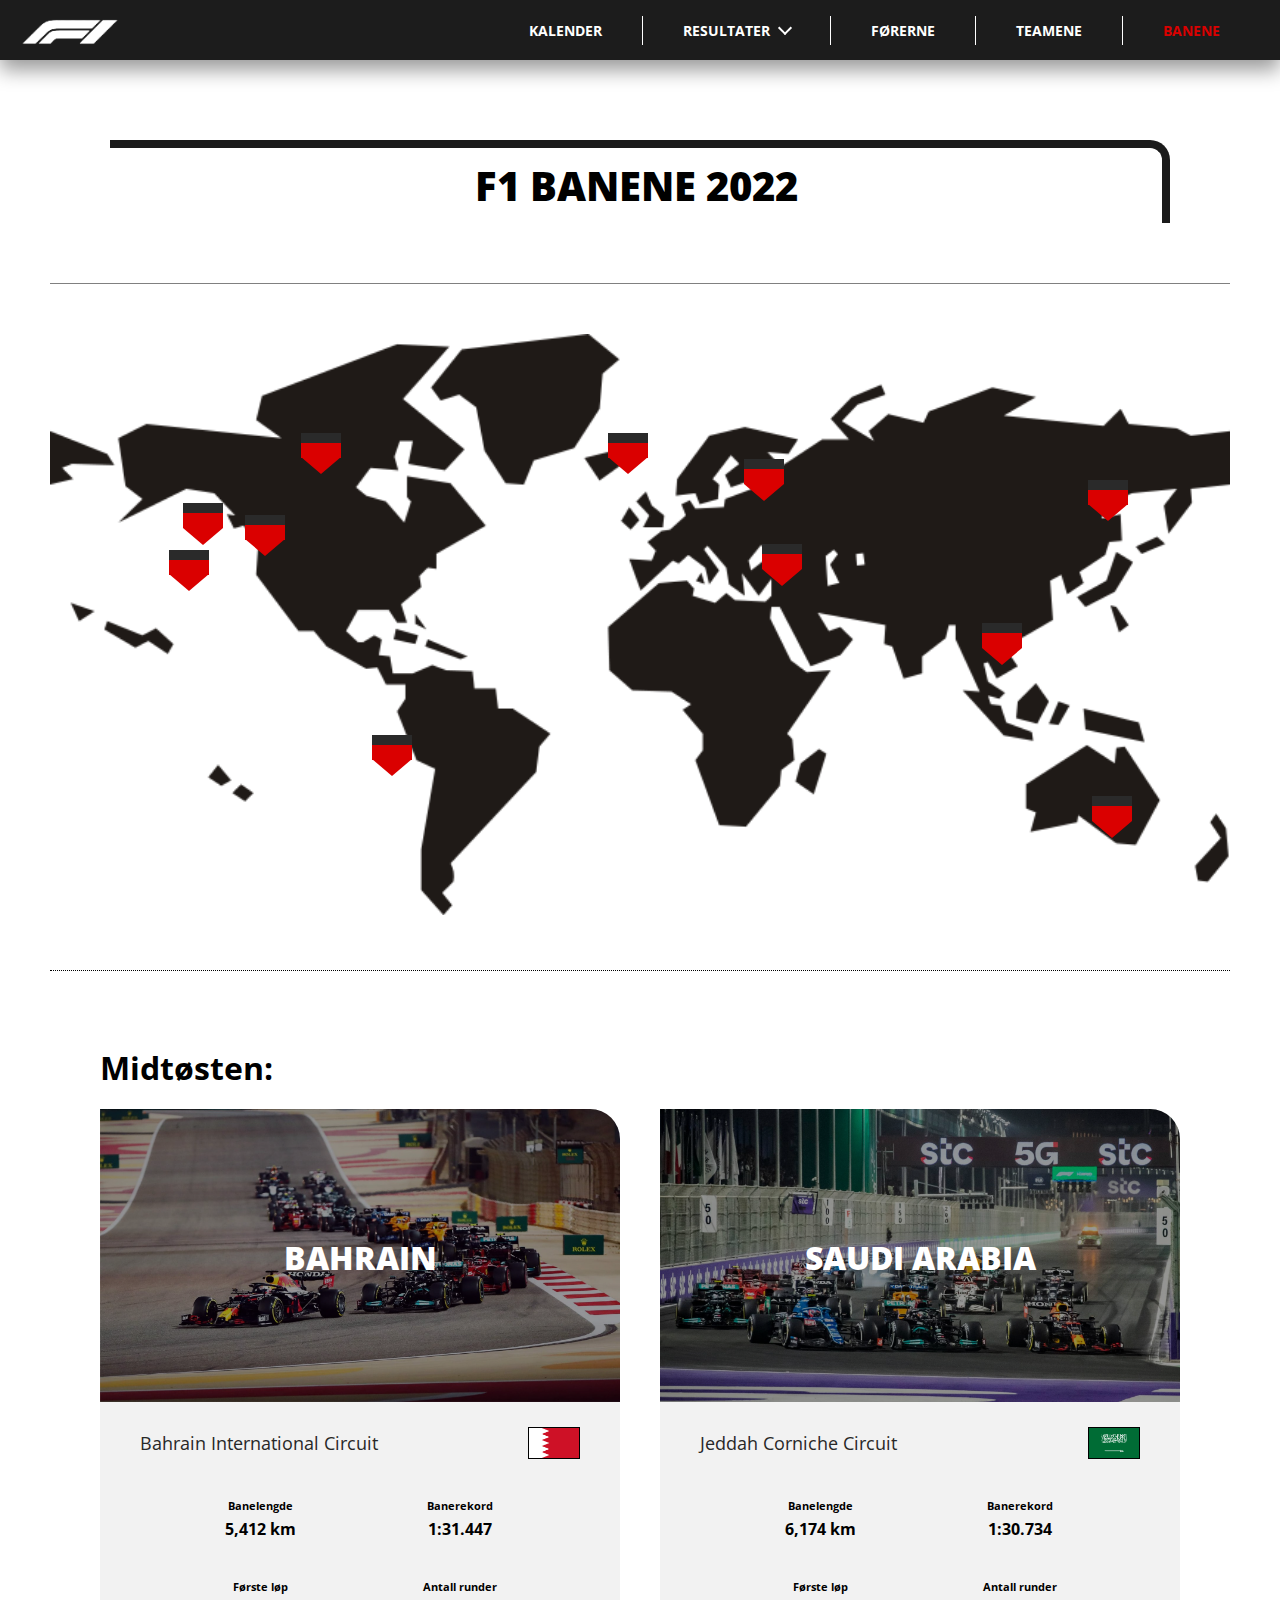
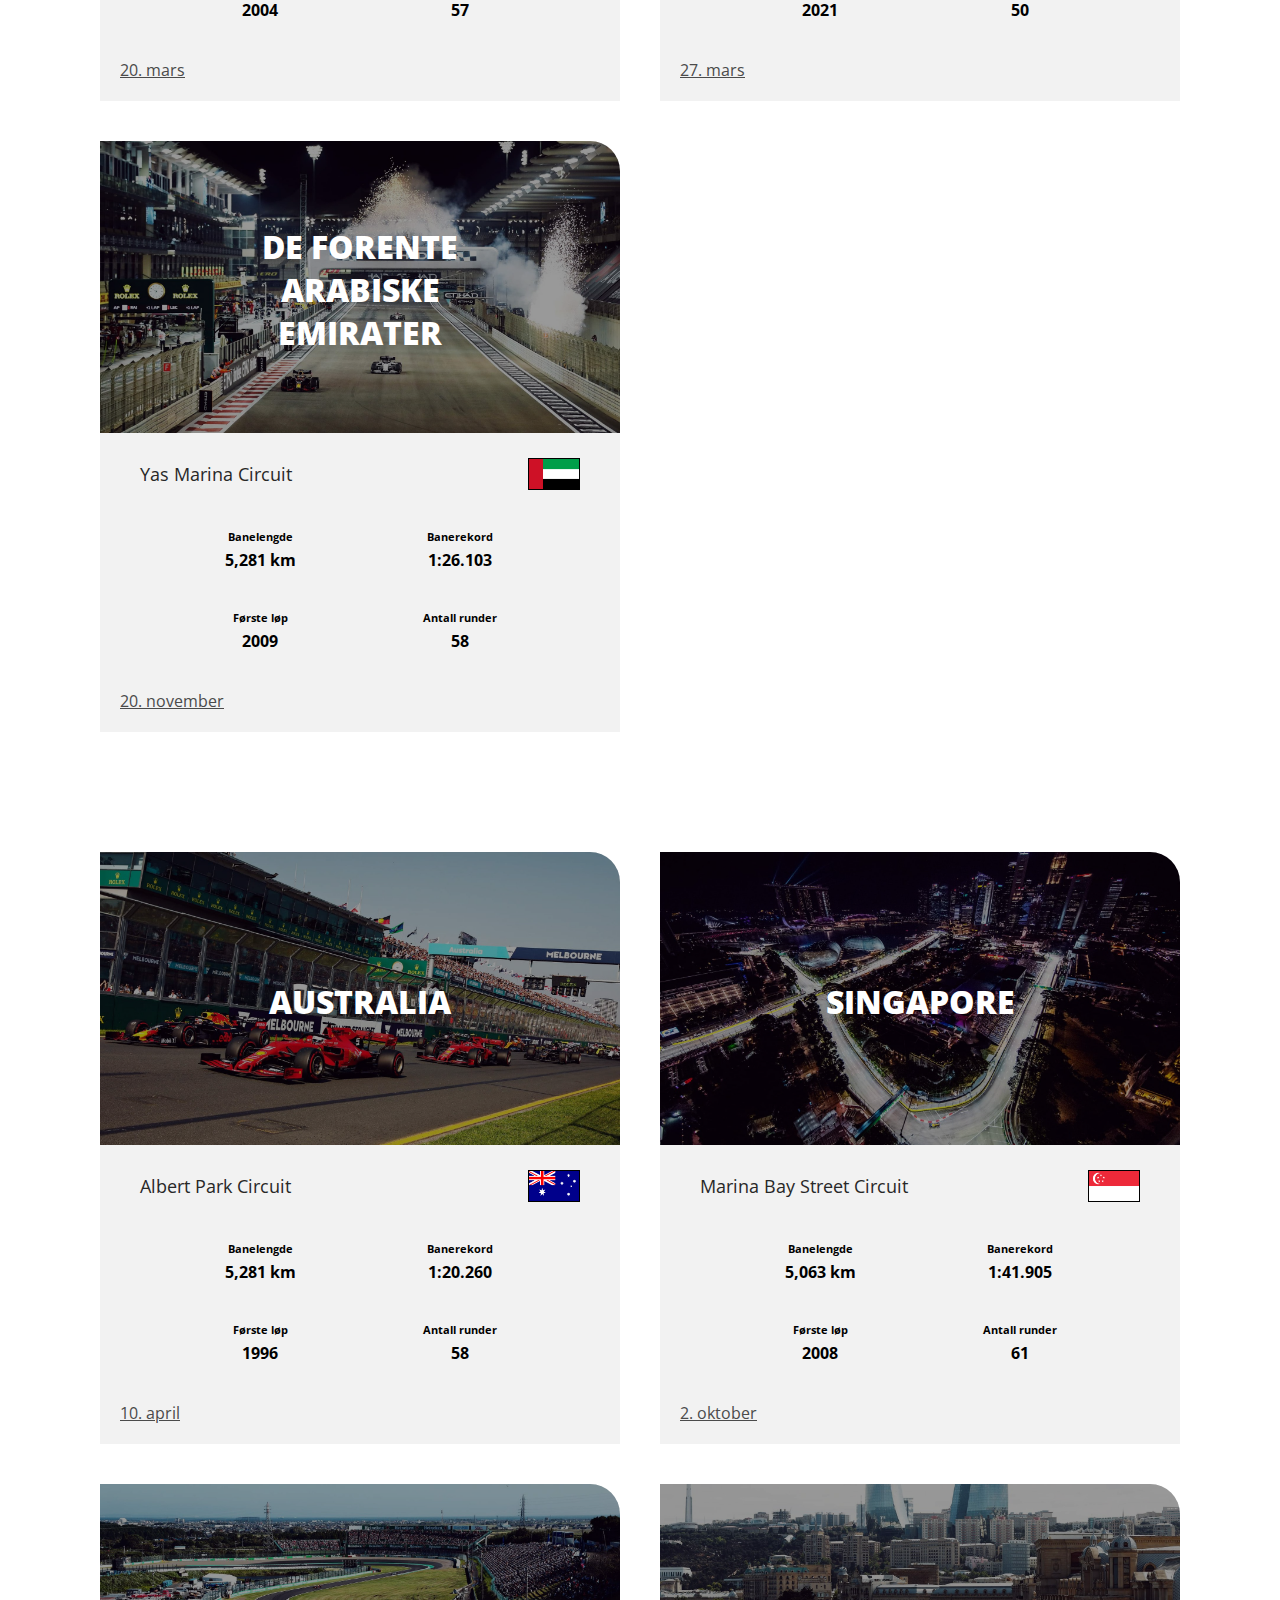
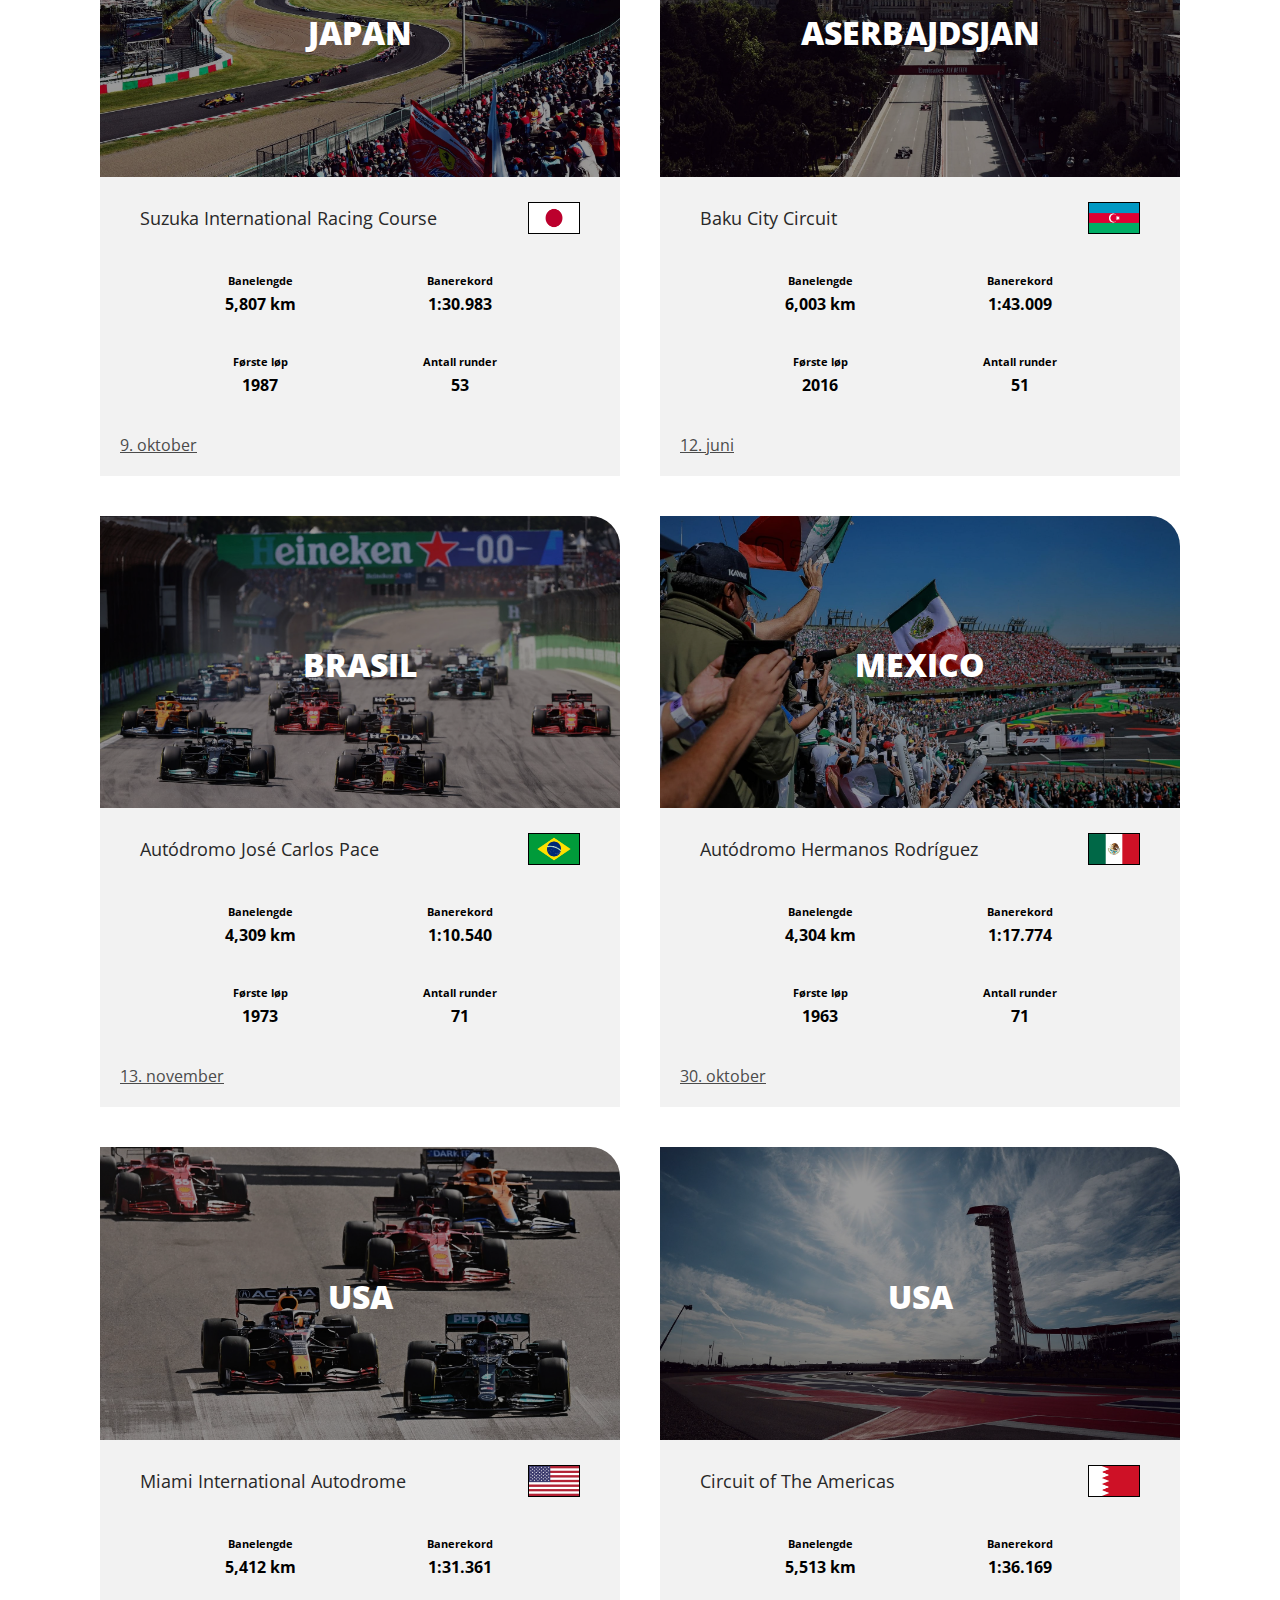
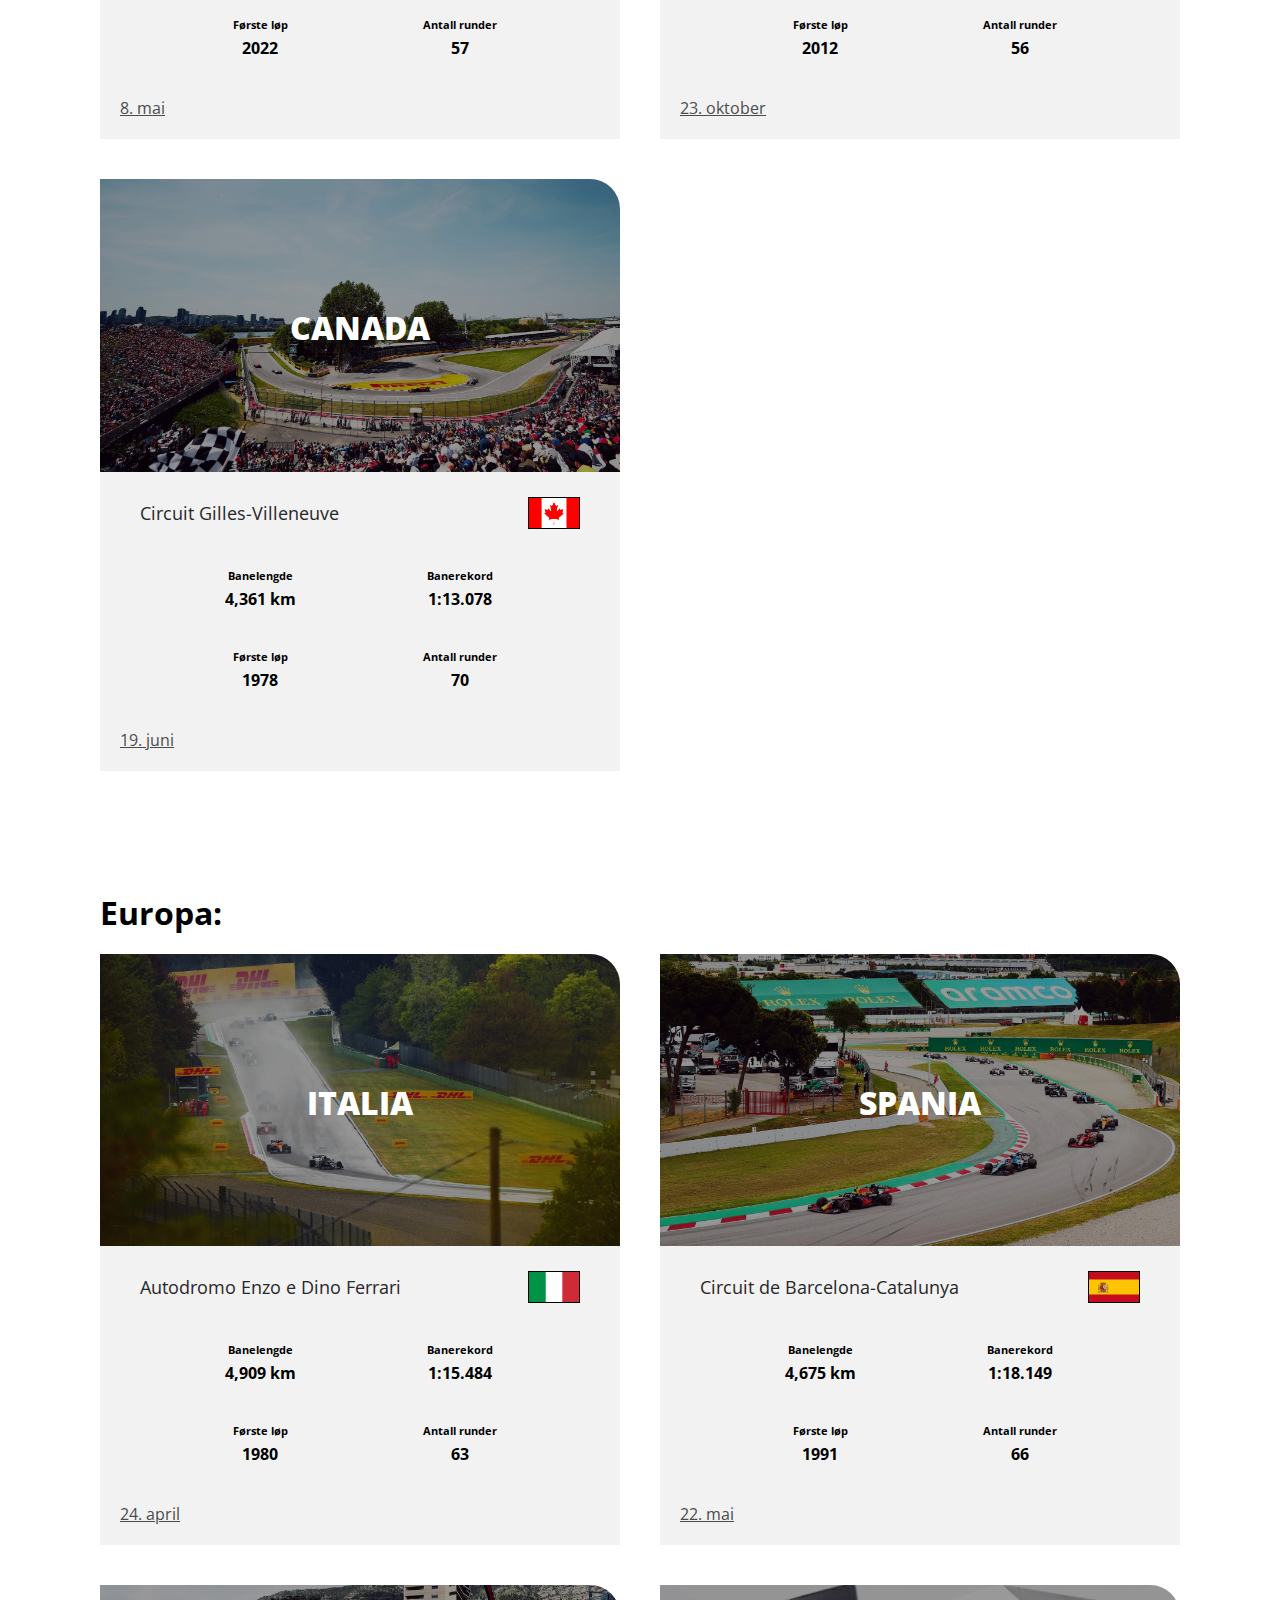
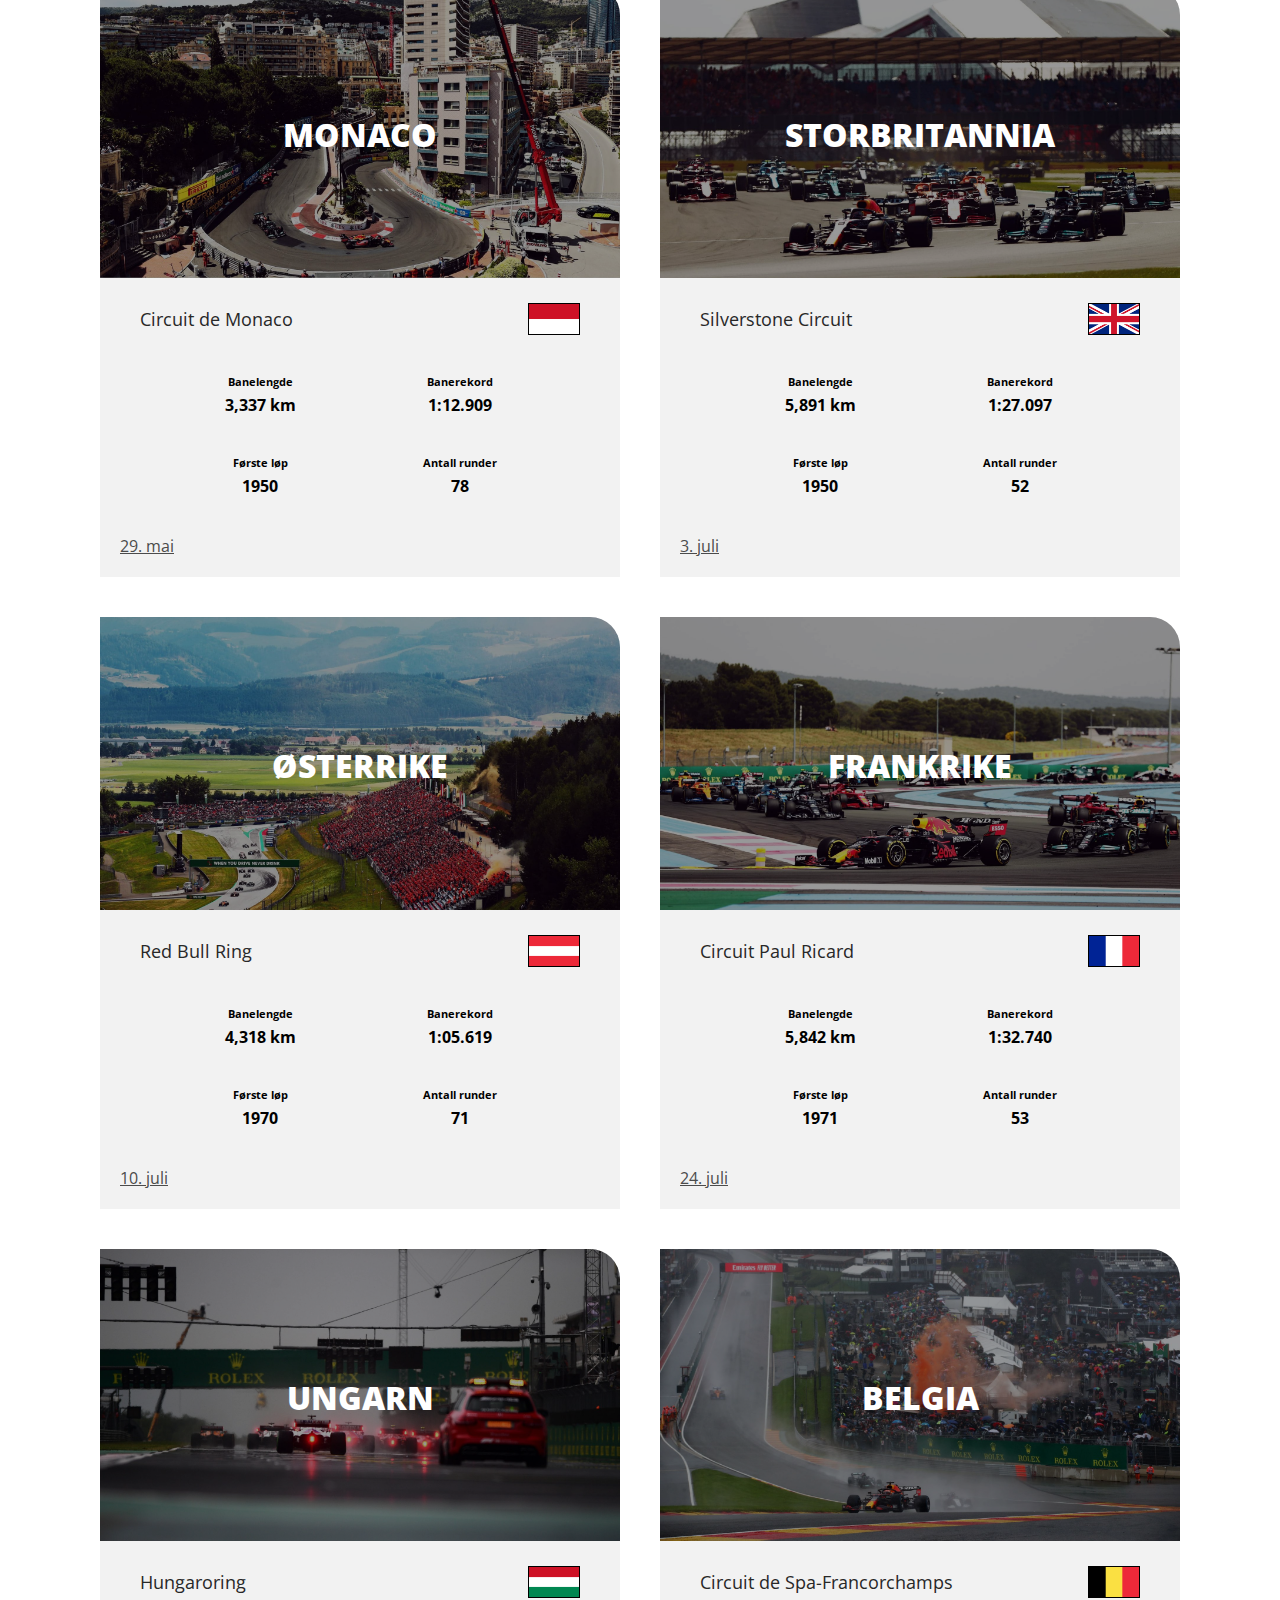
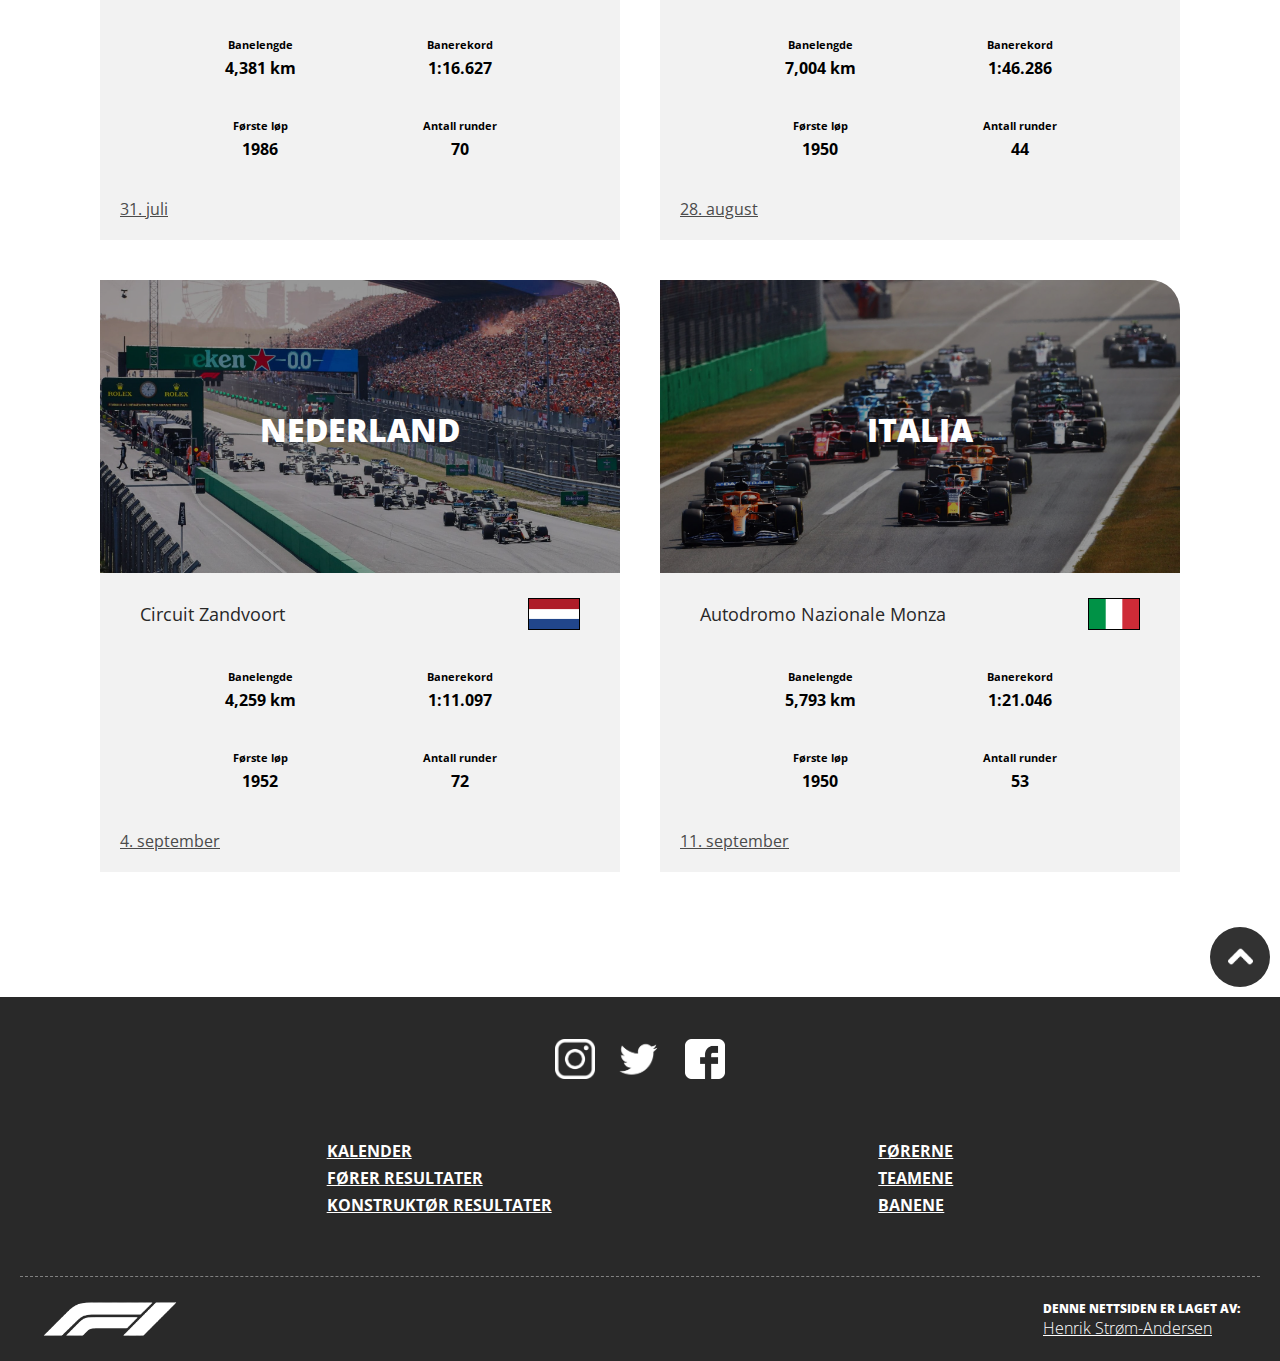
<file: banene.html>
<!DOCTYPE html>
<html lang="no">
<head>
    <meta charset="UTF-8">
    <meta http-equiv="X-UA-Compatible" content="IE=edge">
    <meta name="viewport" content="width=device-width, initial-scale=1.0">
    <title>F1 Banene</title>
    <link rel="icon" href="./ikoner/f1-logo-sort.png">

    <link rel="stylesheet" href="./css/style-layout.css">
    <link rel="stylesheet" href="./css/style-banene.css">

    <link rel="preconnect" href="https://fonts.googleapis.com">
    <link rel="preconnect" href="https://fonts.gstatic.com" crossorigin>
    <link href="https://fonts.googleapis.com/css2?family=Open+Sans:wght@300;400;500;600;700;800&display=swap" rel="stylesheet">
</head>
<body>
    <header>
        <nav id="hovedNav">
            <div>
                <a href="index.html">
                    <img class="logo" src="./ikoner/F1-logo-hvit.png" alt="Formel 1 logo">
                </a>
            </div>
            <div id="hovedNavLenker">
                <a href="./kalender.html">
                    <div class="borderHøyre">
                        <h1>Kalender</h1>
                    </div>
                </a>
                <a class="dropDown" onclick="visDropDown()">
                    <div class="borderHøyre pilIkon">
                        <h1>Resultater</h1>
                        <div class="thick-arrow-down"></div>
                    </div>
                </a>
                <a href="forerne.html">
                    <div class="borderHøyre">
                        <h1>Førerne</h1>
                    </div>
                </a>
                <a href="teamene.html">
                    <div class="borderHøyre">
                        <h1>Teamene</h1>
                    </div>
                </a>
                <a href="banene.html">
                    <div>
                        <h1 class="valgtSide">Banene</h1>
                    </div>
                </a>
            </div>
        </nav>
        <nav class="dropDownMeny">
            <div class="borderHøyre">
                <a href="forer-resultater.html">Fører resultater</a>
            </div>
            <div class="dropDownMenyMargin">
                <a href="konstruktor-resultater.html">Konstruktør resultater</a>
            </div>
        </nav>
        <nav id="mobilNav">
            <div>
                <a href="index.html">
                    <img class="logo" id="mobilLogo" src="./ikoner/F1-logo-hvit.png" alt="Formel 1 logo">
                </a>
            </div>
            <div id="mobilMenyIkon">
                <a onclick="visMobilDropDown()">
                    <img src="./ikoner/hamburger-menu-ikon.png" alt="Meny knapp">
                </a>
            </div>
            <div id="mobilExitIkon">
                <a onclick="fjernMobilDropDown()">
                    <img  src="./ikoner/exit-ikon.png" alt="Lukk meny knapp">
                </a>
            </div>
        </nav>
        <nav id="mobilDropDownMeny">
            <a class="mobilMenyBorder" href="kalender.html">
                Kalender
            </a>
            <a class="mobilMenyBorder" href="forer-resultater.html">
                Fører <br> resultater
            </a>
            <a class="mobilMenyBorder" href="konstruktor-resultater.html">
                Konstruktør <br> resultater
            </a>
            <a class="mobilMenyBorder" href="forerne.html">
                Førerne
            </a>
            <a class="mobilMenyBorder" href="teamene.html">
                Teamene
            </a>
            <a class="mobilMenyBorder valgtSide" href="banene.html">
                Banene
            </a>
        </nav>
    </header>

    <main>
        <div>
            <div id="mobilMenyOverlay"></div>
            <div onclick="tilToppen()" id="tilToppen"><img id="pilOpp" src="./ikoner/pil-opp-ikon.png" alt="Pil opp ikon"></div>
        </div>

        <section>
            <div id="sideTittel">
                <h1>F1 banene 2022</h1>
            </div>

            <div id="kart">
                <img src="./bilder/verdenskart.png" alt="Verdenskart">
                <div id="canadaPosisjon">
                    <div id="canadaPin" onclick="scrollMontreal()">
                        <div id="test1"class="pin"></div>
                        <p id="canadaTekst">Montréal</p>
                    </div>
                </div>
                <div id="texasPosisjon">
                    <div id="texasPin" onclick="scrollTexas()">
                        <div class="pin"></div>
                        <p id="texasTekst">Texas</p>
                    </div>
                </div>
                <div id="miamiPosisjon">
                    <div id="miamiPin" onclick="scrollMiami()">
                        <div class="pin"></div>
                        <p id="miamiTekst">Miami</p>
                    </div>
                </div>
                <div id="mexicoPosisjon">
                    <div id="mexicoPin" onclick="scrollMexico()">
                        <div class="pin"></div>
                        <p id="mexicoTekst">Mexico by</p>
                    </div>
                </div>
                <div id="brasilPosisjon">
                    <div id="brasilPin" onclick="scrollBrasil()">
                        <div class="pin"></div>
                        <p id="brasilTekst">São Paulo</p>
                    </div>
                </div>
                <div id="europaPosisjon">
                    <div id="europaPin" onclick="scrollEuropa()">
                        <div class="pin"></div>
                        <p id="europaTekst">Europa</p>
                    </div>
                </div>
                <div id="aserbajdsjanPosisjon">
                    <div id="aserbajdsjanPin" onclick="scrollBaku()">
                        <div class="pin"></div>
                        <p id="aserbajdsjanTekst">Baku</p>
                    </div>
                </div>
                <div id="midtostenPosisjon">
                    <div id="midtostenPin" onclick="scrollMidtøsten()">
                        <div class="pin"></div>
                        <p id="midtostenTekst">Midtøsten</p>
                    </div>
                </div>
                <div id="singaporePosisjon">
                    <div id="singaporePin" onclick="scrollSingapore()">
                        <div class="pin"></div>
                        <p id="singaporeTekst">Singapore</p>
                    </div>
                </div>
                <div id="japanPosisjon">
                    <div id="japanPin" onclick="scrollJapan()">
                        <div class="pin"></div>
                        <p id="japanTekst">Suzuka</p>
                    </div>
                </div>
                <div id="australiaPosisjon">
                    <div id="australiaPin" onclick="scrollAustralia()">
                        <div class="pin"></div>
                        <p id="australiaTekst">Melbourne</p>
                    </div>
                </div>
                
            </div>

            <div id="gridContainer">
                <h1 id="Midtøsten">Midtøsten:</h1>
                <div class="gridInnhold" id="Bahrain">
                    <div class="baneBilde">
                        <img src="./bilder/bahrain-bane.jpeg" alt="Bahrain bane bilde">
                        <h2>Bahrain</h2>
                    </div>
                    <div class="baneNavn">
                        <p>Bahrain International Circuit</p>
                        <img src="./ikoner/flagg-ikoner/bahrain-flagg.png" alt="Bahrain flagg bilde">
                    </div>
                    <div class="infoGrid">
                        <div>
                            <h6>Banelengde</h6>
                            <h5>5,412 km</h5>
                        </div>
                        <div>
                            <h6>Banerekord</h6>
                            <h5>1:31.447</h5>
                        </div>
                        <div>
                            <h6>Første løp</h6>
                            <h5>2004</h5>
                        </div>
                        <div>
                            <h6>Antall runder</h6>
                            <h5>57</h5>
                        </div>
                    </div>
                    <a href="./kalender.html">20. mars</a>
                </div>
                <div class="gridInnhold" id="Saudi-Arabia">
                    <div class="baneBilde">
                        <img src="./bilder/saudi-arabia-bane.jpeg" alt="Saudi Arabia bane bilde">
                        <h2>Saudi Arabia</h2>
                    </div>
                    <div class="baneNavn">
                        <p>Jeddah Corniche Circuit</p>
                        <img src="./ikoner/flagg-ikoner/saudi-arabia-flagg.png" alt="Saudi Arabia flagg bilde">
                    </div>
                    <div class="infoGrid">
                        <div>
                            <h6>Banelengde</h6>
                            <h5>6,174 km</h5>
                        </div>
                        <div>
                            <h6>Banerekord</h6>
                            <h5>1:30.734</h5>
                        </div>
                        <div>
                            <h6>Første løp</h6>
                            <h5>2021</h5>
                        </div>
                        <div>
                            <h6>Antall runder</h6>
                            <h5>50</h5>
                        </div>
                    </div>
                    <a href="./kalender.html">27. mars</a>
                </div>
                <div class="gridInnhold" id="UAE">
                    <div class="baneBilde">
                        <img src="./bilder/uae-bane.jpeg" alt="UAE bane bilde">
                        <h2>De forente arabiske emirater</h2>
                    </div>
                    <div class="baneNavn">
                        <p>Yas Marina Circuit</p>
                        <img src="./ikoner/flagg-ikoner/uae-flagg.png" alt="UAEs flagg bilde">
                    </div>
                    <div class="infoGrid">
                        <div>
                            <h6>Banelengde</h6>
                            <h5>5,281 km</h5>
                        </div>
                        <div>
                            <h6>Banerekord</h6>
                            <h5>1:26.103</h5>
                        </div>
                        <div>
                            <h6>Første løp</h6>
                            <h5>2009</h5>
                        </div>
                        <div>
                            <h6>Antall runder</h6>
                            <h5>58</h5>
                        </div>
                    </div>
                    <a href="./kalender.html">20. november</a>
                </div>
                <div class="gridMellomrom"></div>
                <div id="Australia" class="gridInnhold">
                    <div class="baneBilde">
                        <img src="./bilder/australia-bane.jpeg" alt="Australia bane bilde">
                        <h2>Australia</h2>
                    </div>
                    <div class="baneNavn">
                        <p>Albert Park Circuit</p>
                        <img src="./ikoner/flagg-ikoner/australia-flagg.png" alt="Australias flagg bilde">
                    </div>
                    <div class="infoGrid">
                        <div>
                            <h6>Banelengde</h6>
                            <h5>5,281 km</h5>
                        </div>
                        <div>
                            <h6>Banerekord</h6>
                            <h5>1:20.260</h5>
                        </div>
                        <div>
                            <h6>Første løp</h6>
                            <h5>1996</h5>
                        </div>
                        <div>
                            <h6>Antall runder</h6>
                            <h5>58</h5>
                        </div>
                    </div>
                    <a href="./kalender.html">10. april</a>
                </div>
                <div id="Singapore" class="gridInnhold">
                    <div class="baneBilde">
                        <img src="./bilder/singapore-bane.jpeg" alt="Singapore bane bilde">
                        <h2>Singapore</h2>
                    </div>
                    <div class="baneNavn">
                        <p>Marina Bay Street Circuit</p>
                        <img src="./ikoner/flagg-ikoner/singapore-flagg.png" alt="Singapore flagg bilde">
                    </div>
                    <div class="infoGrid">
                        <div>
                            <h6>Banelengde</h6>
                            <h5>5,063 km</h5>
                        </div>
                        <div>
                            <h6>Banerekord</h6>
                            <h5>1:41.905</h5>
                        </div>
                        <div>
                            <h6>Første løp</h6>
                            <h5>2008</h5>
                        </div>
                        <div>
                            <h6>Antall runder</h6>
                            <h5>61</h5>
                        </div>
                    </div>
                    <a href="./kalender.html">2. oktober</a>
                </div>
                <div id="Japan" class="gridInnhold">
                    <div class="baneBilde">
                        <img src="./bilder/japan-bane.jpeg" alt="Japan bane bilde">
                        <h2>Japan</h2>
                    </div>
                    <div class="baneNavn">
                        <p>Suzuka International Racing Course</p>
                        <img src="./ikoner/flagg-ikoner/japan-flagg.png" alt="Japans flagg bilde">
                    </div>
                    <div class="infoGrid">
                        <div>
                            <h6>Banelengde</h6>
                            <h5>5,807 km</h5>
                        </div>
                        <div>
                            <h6>Banerekord</h6>
                            <h5>1:30.983</h5>
                        </div>
                        <div>
                            <h6>Første løp</h6>
                            <h5>1987</h5>
                        </div>
                        <div>
                            <h6>Antall runder</h6>
                            <h5>53</h5>
                        </div>
                    </div>
                    <a href="./kalender.html">9. oktober</a>
                </div>
                <div id="Baku" class="gridInnhold">
                    <div class="baneBilde">
                        <img src="./bilder/aserbajdsjan-bane.jpeg" alt="Aserbajdsjan bane bilde">
                        <h2>Aserbajdsjan</h2>
                    </div>
                    <div class="baneNavn">
                        <p>Baku City Circuit</p>
                        <img src="./ikoner/flagg-ikoner/aserbajdsjan-flagg.png" alt="Aserbajdsjans flagg bilde">
                    </div>
                    <div class="infoGrid">
                        <div>
                            <h6>Banelengde</h6>
                            <h5>6,003 km</h5>
                        </div>
                        <div>
                            <h6>Banerekord</h6>
                            <h5>1:43.009</h5>
                        </div>
                        <div>
                            <h6>Første løp</h6>
                            <h5>2016</h5>
                        </div>
                        <div>
                            <h6>Antall runder</h6>
                            <h5>51</h5>
                        </div>
                    </div>
                    <a href="./kalender.html">12. juni</a>
                </div>
                <div id="Brasil" class="gridInnhold">
                    <div class="baneBilde">
                        <img src="./bilder/brasil-bane.jpeg" alt="Brasil bane bilde">
                        <h2>Brasil</h2>
                    </div>
                    <div class="baneNavn">
                        <p>Autódromo José Carlos Pace</p>
                        <img src="./ikoner/flagg-ikoner/brasil-flagg.png" alt="Brasils flagg bilde">
                    </div>
                    <div class="infoGrid">
                        <div>
                            <h6>Banelengde</h6>
                            <h5>4,309 km</h5>
                        </div>
                        <div>
                            <h6>Banerekord</h6>
                            <h5>1:10.540</h5>
                        </div>
                        <div>
                            <h6>Første løp</h6>
                            <h5>1973</h5>
                        </div>
                        <div>
                            <h6>Antall runder</h6>
                            <h5>71</h5>
                        </div>
                    </div>
                    <a href="./kalender.html">13. november</a>
                </div>
                <div id="Mexico" class="gridInnhold">
                    <div class="baneBilde">
                        <img src="./bilder/mexico-bane.jpeg" alt="Mexico bane bilde">
                        <h2>Mexico</h2>
                    </div>
                    <div class="baneNavn">
                        <p>Autódromo Hermanos Rodríguez</p>
                        <img src="./ikoner/flagg-ikoner/mexico-flagg.png" alt="Mexico flagg bilde">
                    </div>
                    <div class="infoGrid">
                        <div>
                            <h6>Banelengde</h6>
                            <h5>4,304 km</h5>
                        </div>
                        <div>
                            <h6>Banerekord</h6>
                            <h5>1:17.774</h5>
                        </div>
                        <div>
                            <h6>Første løp</h6>
                            <h5>1963</h5>
                        </div>
                        <div>
                            <h6>Antall runder</h6>
                            <h5>71</h5>
                        </div>
                    </div>
                    <a href="./kalender.html">30. oktober</a>
                </div>
                <div id="Miami" class="gridInnhold">
                    <div class="baneBilde">
                        <img src="./bilder/usa-miami-bane.jpeg" alt="Miami bane bilde">
                        <h2>USA</h2>
                    </div>
                    <div class="baneNavn">
                        <p>Miami International Autodrome</p>
                        <img src="./ikoner/flagg-ikoner/usa-flagg.png" alt="USAs flagg bilde">
                    </div>
                    <div class="infoGrid">
                        <div>
                            <h6>Banelengde</h6>
                            <h5>5,412 km</h5>
                        </div>
                        <div>
                            <h6>Banerekord</h6>
                            <h5>1:31.361</h5>
                        </div>
                        <div>
                            <h6>Første løp</h6>
                            <h5>2022</h5>
                        </div>
                        <div>
                            <h6>Antall runder</h6>
                            <h5>57</h5>
                        </div>
                    </div>
                    <a href="./kalender.html">8. mai</a>
                </div>
                <div id="Texas" class="gridInnhold">
                    <div class="baneBilde">
                        <img src="./bilder/usa-texas-bane.jpeg" alt="Texas bane bilde">
                        <h2>USA</h2>
                    </div>
                    <div class="baneNavn">
                        <p>Circuit of The Americas</p>
                        <img src="./ikoner/flagg-ikoner/bahrain-flagg.png" alt="Bahrain flagg bilde">
                    </div>
                    <div class="infoGrid">
                        <div>
                            <h6>Banelengde</h6>
                            <h5>5,513 km</h5>
                        </div>
                        <div>
                            <h6>Banerekord</h6>
                            <h5>1:36.169</h5>
                        </div>
                        <div>
                            <h6>Første løp</h6>
                            <h5>2012</h5>
                        </div>
                        <div>
                            <h6>Antall runder</h6>
                            <h5>56</h5>
                        </div>
                    </div>
                    <a href="./kalender.html">23. oktober</a>
                </div>
                <div id="Montreal" class="gridInnhold">
                    <div class="baneBilde">
                        <img src="./bilder/canada-bane.jpeg" alt="Canada bane bilde">
                        <h2>Canada</h2>
                    </div>
                    <div class="baneNavn">
                        <p>Circuit Gilles-Villeneuve</p>
                        <img src="./ikoner/flagg-ikoner/canada-flagg.png" alt="Canada flagg bilde">
                    </div>
                    <div class="infoGrid">
                        <div>
                            <h6>Banelengde</h6>
                            <h5>4,361 km</h5>
                        </div>
                        <div>
                            <h6>Banerekord</h6>
                            <h5>1:13.078</h5>
                        </div>
                        <div>
                            <h6>Første løp</h6>
                            <h5>1978</h5>
                        </div>
                        <div>
                            <h6>Antall runder</h6>
                            <h5>70</h5>
                        </div>
                    </div>
                    <a href="./kalender.html">19. juni</a>
                </div>
                <div class="gridMellomrom"></div>
                <h1 id="Europa">Europa:</h1>
                <div class="gridInnhold" id="Imola">
                    <div class="baneBilde">
                        <img src="./bilder/italia-imola-bane.jpeg" alt="Imola bane bilde">
                        <h2>Italia</h2>
                    </div>
                    <div class="baneNavn">
                        <p>Autodromo Enzo e Dino Ferrari</p>
                        <img src="./ikoner/flagg-ikoner/italia-flagg.png" alt="Italias flagg bilde">
                    </div>
                    <div class="infoGrid">
                        <div>
                            <h6>Banelengde</h6>
                            <h5>4,909 km</h5>
                        </div>
                        <div>
                            <h6>Banerekord</h6>
                            <h5>1:15.484</h5>
                        </div>
                        <div>
                            <h6>Første løp</h6>
                            <h5>1980</h5>
                        </div>
                        <div>
                            <h6>Antall runder</h6>
                            <h5>63</h5>
                        </div>
                    </div>
                    <a href="./kalender.html">24. april</a>
                </div>
                <div class="gridInnhold" id="Spania">
                    <div class="baneBilde">
                        <img src="./bilder/spania-bane.jpeg" alt="Spania bane bilde">
                        <h2>Spania</h2>
                    </div>
                    <div class="baneNavn">
                        <p>Circuit de Barcelona-Catalunya</p>
                        <img src="./ikoner/flagg-ikoner/spania-flagg.png" alt="Spanias flagg bilde">
                    </div>
                    <div class="infoGrid">
                        <div>
                            <h6>Banelengde</h6>
                            <h5>4,675 km</h5>
                        </div>
                        <div>
                            <h6>Banerekord</h6>
                            <h5>1:18.149</h5>
                        </div>
                        <div>
                            <h6>Første løp</h6>
                            <h5>1991</h5>
                        </div>
                        <div>
                            <h6>Antall runder</h6>
                            <h5>66</h5>
                        </div>
                    </div>
                    <a href="./kalender.html">22. mai</a>
                </div>
                <div class="gridInnhold" id="Monaco">
                    <div class="baneBilde">
                        <img src="./bilder/monaco-bane.jpeg" alt="Monaco bane bilde">
                        <h2>Monaco</h2>
                    </div>
                    <div class="baneNavn">
                        <p>Circuit de Monaco</p>
                        <img src="./ikoner/flagg-ikoner/monaco-flagg.png" alt="Monacos flagg bilde">
                    </div>
                    <div class="infoGrid">
                        <div>
                            <h6>Banelengde</h6>
                            <h5>3,337 km</h5>
                        </div>
                        <div>
                            <h6>Banerekord</h6>
                            <h5>1:12.909</h5>
                        </div>
                        <div>
                            <h6>Første løp</h6>
                            <h5>1950</h5>
                        </div>
                        <div>
                            <h6>Antall runder</h6>
                            <h5>78</h5>
                        </div>
                    </div>
                    <a href="./kalender.html">29. mai</a>
                </div>
                <div class="gridInnhold" id="Storbritannia">
                    <div class="baneBilde">
                        <img src="./bilder/storbritannia-bane.jpeg" alt="Storbritannia bane bilde">
                        <h2>Storbritannia</h2>
                    </div>
                    <div class="baneNavn">
                        <p>Silverstone Circuit</p>
                        <img src="./ikoner/flagg-ikoner/storbritannia-flagg.png" alt="Storbritannia flagg bilde">
                    </div>
                    <div class="infoGrid">
                        <div>
                            <h6>Banelengde</h6>
                            <h5>5,891 km</h5>
                        </div>
                        <div>
                            <h6>Banerekord</h6>
                            <h5>1:27.097</h5>
                        </div>
                        <div>
                            <h6>Første løp</h6>
                            <h5>1950</h5>
                        </div>
                        <div>
                            <h6>Antall runder</h6>
                            <h5>52</h5>
                        </div>
                    </div>
                    <a href="./kalender.html">3. juli</a>
                </div>
                <div class="gridInnhold" id="Osterrike">
                    <div class="baneBilde">
                        <img src="./bilder/osterrike-bane.jpeg" alt="Østerrike bane bilde">
                        <h2>Østerrike</h2>
                    </div>
                    <div class="baneNavn">
                        <p>Red Bull Ring</p>
                        <img src="./ikoner/flagg-ikoner/osterriket-flagg.png" alt="Østerrikets flagg bilde">
                    </div>
                    <div class="infoGrid">
                        <div>
                            <h6>Banelengde</h6>
                            <h5>4,318 km</h5>
                        </div>
                        <div>
                            <h6>Banerekord</h6>
                            <h5>1:05.619</h5>
                        </div>
                        <div>
                            <h6>Første løp</h6>
                            <h5>1970</h5>
                        </div>
                        <div>
                            <h6>Antall runder</h6>
                            <h5>71</h5>
                        </div>
                    </div>
                    <a href="./kalender.html">10. juli</a>
                </div>
                <div class="gridInnhold" id="Frankrike">
                    <div class="baneBilde">
                        <img src="./bilder/frankrike-bane.jpeg" alt="Frankrike bane bilde">
                        <h2>Frankrike</h2>
                    </div>
                    <div class="baneNavn">
                        <p>Circuit Paul Ricard</p>
                        <img src="./ikoner/flagg-ikoner/frankrike-flagg.png" alt="Frankrike flagg bilde">
                    </div>
                    <div class="infoGrid">
                        <div>
                            <h6>Banelengde</h6>
                            <h5>5,842 km</h5>
                        </div>
                        <div>
                            <h6>Banerekord</h6>
                            <h5>1:32.740</h5>
                        </div>
                        <div>
                            <h6>Første løp</h6>
                            <h5>1971</h5>
                        </div>
                        <div>
                            <h6>Antall runder</h6>
                            <h5>53</h5>
                        </div>
                    </div>
                    <a href="./kalender.html">24. juli</a>
                </div>
                <div class="gridInnhold" id="Ungarn">
                    <div class="baneBilde">
                        <img src="./bilder/ungarn-bane.jpeg" alt="Ungarn bane bilde">
                        <h2>Ungarn</h2>
                    </div>
                    <div class="baneNavn">
                        <p>Hungaroring</p>
                        <img src="./ikoner/flagg-ikoner/ungarn-flagg.png" alt="Ungarn flagg bilde">
                    </div>
                    <div class="infoGrid">
                        <div>
                            <h6>Banelengde</h6>
                            <h5>4,381 km</h5>
                        </div>
                        <div>
                            <h6>Banerekord</h6>
                            <h5>1:16.627</h5>
                        </div>
                        <div>
                            <h6>Første løp</h6>
                            <h5>1986</h5>
                        </div>
                        <div>
                            <h6>Antall runder</h6>
                            <h5>70</h5>
                        </div>
                    </div>
                    <a href="./kalender.html">31. juli</a>
                </div>
                <div class="gridInnhold" id="Belgia">
                    <div class="baneBilde">
                        <img src="./bilder/belgia-bane.jpeg" alt="Belgia bane bilde">
                        <h2>Belgia</h2>
                    </div>
                    <div class="baneNavn">
                        <p>Circuit de Spa-Francorchamps</p>
                        <img src="./ikoner/flagg-ikoner/belgia-flagg.png" alt="Belgia flagg bilde">
                    </div>
                    <div class="infoGrid">
                        <div>
                            <h6>Banelengde</h6>
                            <h5>7,004 km</h5>
                        </div>
                        <div>
                            <h6>Banerekord</h6>
                            <h5>1:46.286</h5>
                        </div>
                        <div>
                            <h6>Første løp</h6>
                            <h5>1950</h5>
                        </div>
                        <div>
                            <h6>Antall runder</h6>
                            <h5>44</h5>
                        </div>
                    </div>
                    <a href="./kalender.html">28. august</a>
                </div>
                <div class="gridInnhold" id="Nederland">
                    <div class="baneBilde">
                        <img src="./bilder/nederland-bane.jpeg" alt="Nederland bane bilde">
                        <h2>Nederland</h2>
                    </div>
                    <div class="baneNavn">
                        <p>Circuit Zandvoort</p>
                        <img src="./ikoner/flagg-ikoner/nederland-flagg.png" alt="Nederlands flagg bilde">
                    </div>
                    <div class="infoGrid">
                        <div>
                            <h6>Banelengde</h6>
                            <h5>4,259 km</h5>
                        </div>
                        <div>
                            <h6>Banerekord</h6>
                            <h5>1:11.097</h5>
                        </div>
                        <div>
                            <h6>Første løp</h6>
                            <h5>1952</h5>
                        </div>
                        <div>
                            <h6>Antall runder</h6>
                            <h5>72</h5>
                        </div>
                    </div>
                    <a href="./kalender.html">4. september</a>
                </div>
                <div class="gridInnhold" id="Monza">
                    <div class="baneBilde">
                        <img src="./bilder/italia-monza-bane.jpeg" alt="Monza bane bilde">
                        <h2>Italia</h2>
                    </div>
                    <div class="baneNavn">
                        <p>Autodromo Nazionale Monza</p>
                        <img src="./ikoner/flagg-ikoner/italia-flagg.png" alt="Italias flagg bilde">
                    </div>
                    <div class="infoGrid">
                        <div>
                            <h6>Banelengde</h6>
                            <h5>5,793 km</h5>
                        </div>
                        <div>
                            <h6>Banerekord</h6>
                            <h5>1:21.046</h5>
                        </div>
                        <div>
                            <h6>Første løp</h6>
                            <h5>1950</h5>
                        </div>
                        <div>
                            <h6>Antall runder</h6>
                            <h5>53</h5>
                        </div>
                    </div>
                    <a href="./kalender.html">11. september</a>
                </div>
            </div>

        </section>
    </main>
    
    <footer>
        <section class="footerSoMe">
            <a target="_blank" href="https://www.instagram.com/f1/">
                <img src="./ikoner/instagram-ikon.png" alt="Instagram ikon">
            </a>
            <a target="_blank" href="https://twitter.com/f1">
                <img id="twitterLogo" src="./ikoner/twitter-ikon.png" alt="Twitter ikon">
            </a>
            <a target="_blank" href="https://www.facebook.com/Formula1/">
                <img src="./ikoner/facebook-ikon.png" alt="Facebook ikon">
            </a>
        </section>
        <section class="footerMeny">
            <div>
                <a href="kalender.html">Kalender</a>
                <a href="forer-resultater.html">Fører resultater</a>
                <a href="konstruktor-resultater.html">Konstruktør resultater</a>
            </div>
            <div>
                <a href="forerne.html">Førerne</a>
                <a href="teamene.html">Teamene</a>
                <a href="banene.html">Banene</a>
            </div>
        </section>
        <section class="footerInfo">
            <div>
                <img src="./ikoner/F1-logo-hvit.png" alt="Formel 1 logo">
            </div>
            <div id="kreditering">
                <h2>Denne nettsiden er laget av:</h2>
                <!-- Gjør at den lager en mail til mailadressen min -->
                <a href="mailto:henrikstro@viken.no">Henrik Strøm-Andersen</a>
            </div>
        </section>
    </footer>

    <script src="js/knapp-funksjoner.js"></script>
</body>
</html>
</file>
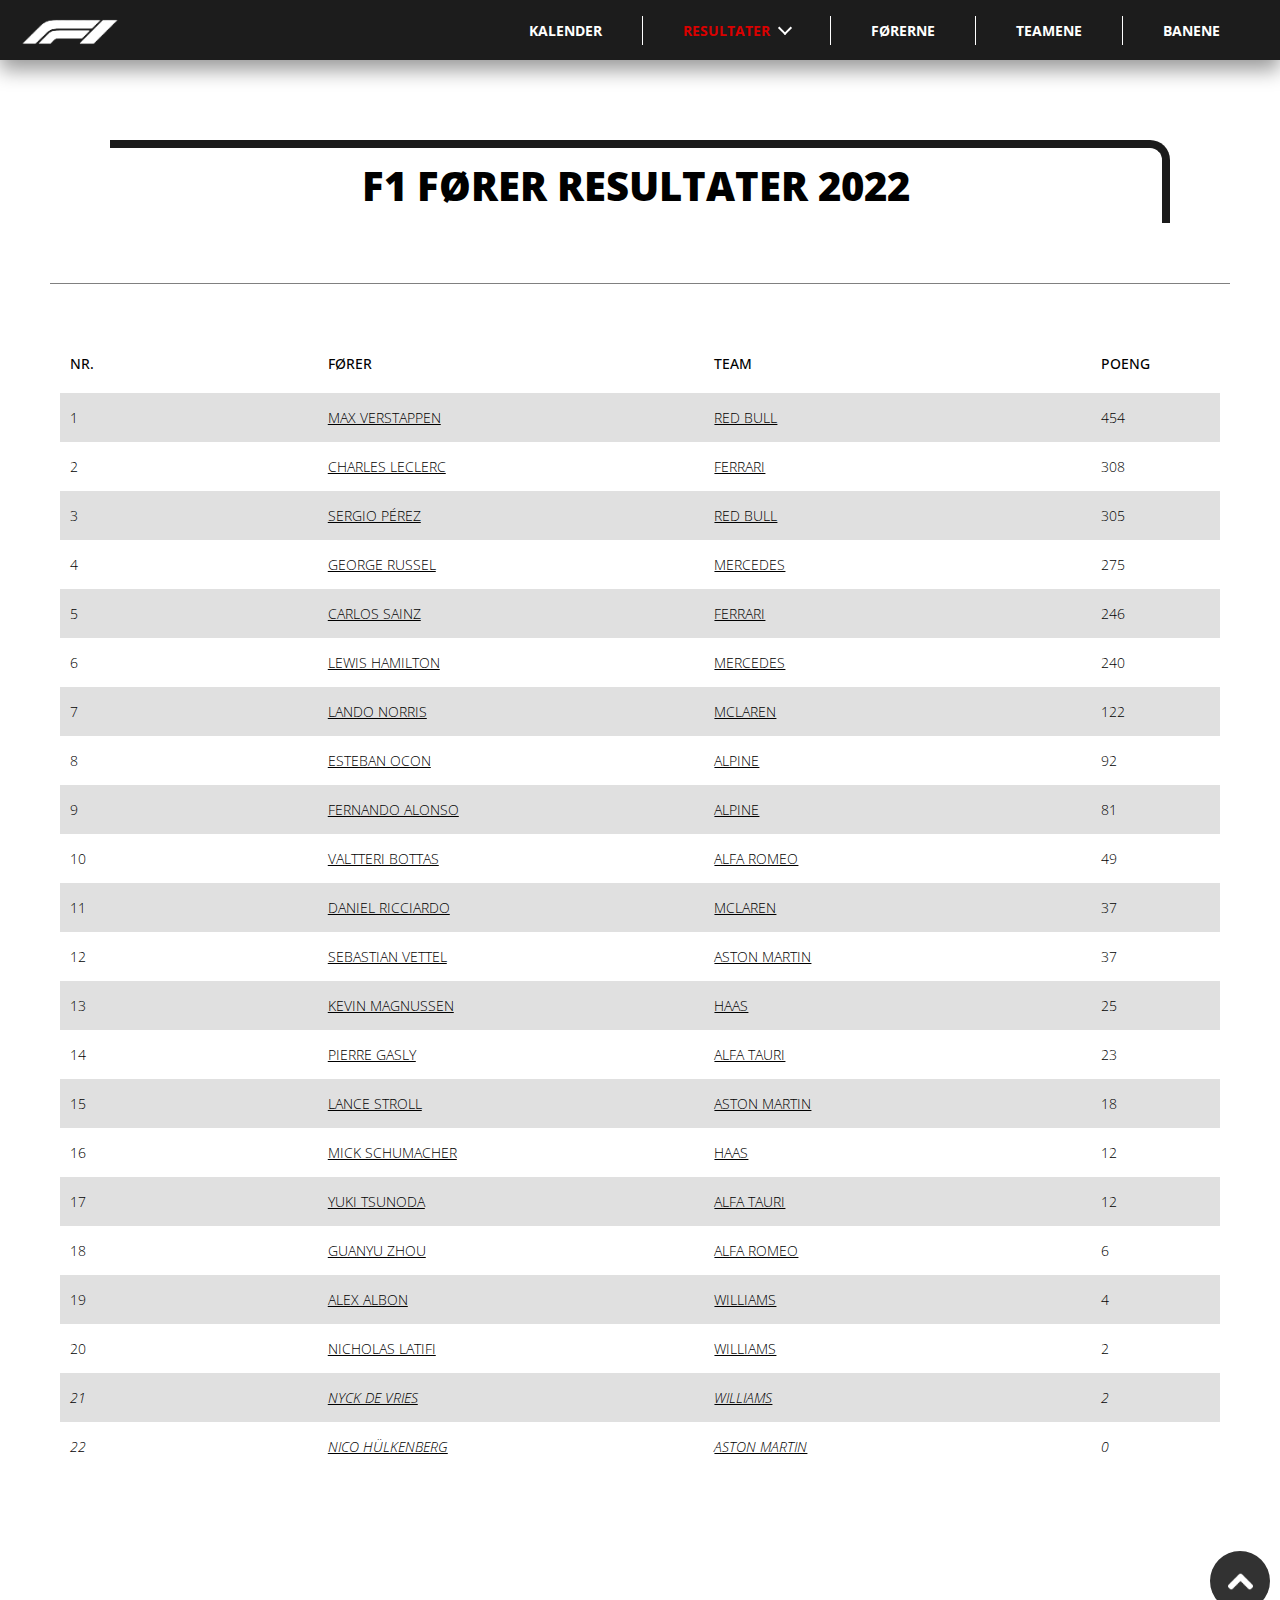
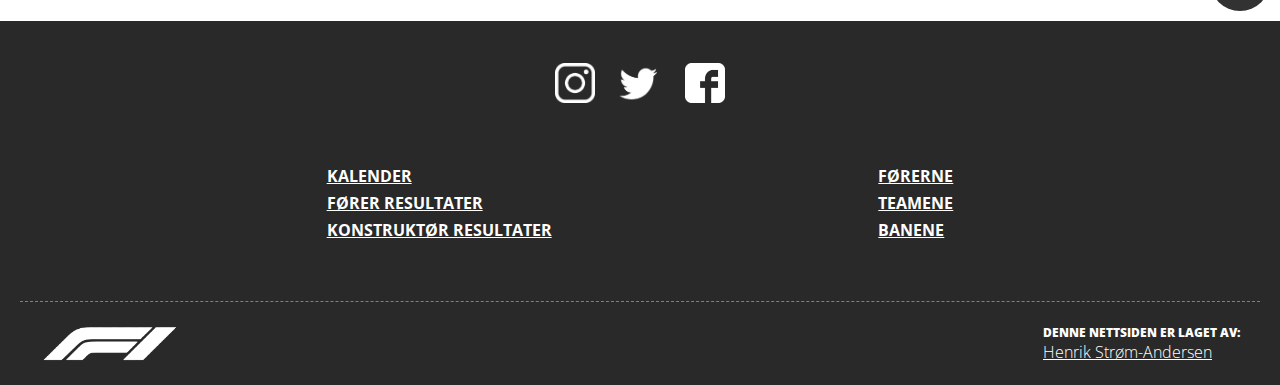
<file: forer-resultater.html>
<!DOCTYPE html>
<html lang="no">
<head>
    <meta charset="UTF-8">
    <meta http-equiv="X-UA-Compatible" content="IE=edge">
    <meta name="viewport" content="width=device-width, initial-scale=1.0">
    <title>F1 Fører Resultater</title>
    <link rel="icon" href="./ikoner/f1-logo-sort.png">

    <link rel="stylesheet" href="./css/style-layout.css">
    <link rel="stylesheet" href="css/style-forer-resultater.css">

    <link rel="preconnect" href="https://fonts.googleapis.com">
    <link rel="preconnect" href="https://fonts.gstatic.com" crossorigin>
    <link href="https://fonts.googleapis.com/css2?family=Open+Sans:wght@300;400;500;600;700;800&display=swap" rel="stylesheet">
</head>
<body>
    <header>
        <nav id="hovedNav">
            <div>
                <a href="index.html">
                    <img class="logo" src="./ikoner/F1-logo-hvit.png" alt="Formel 1 logo">
                </a>
            </div>
            <div id="hovedNavLenker">
                <a href="kalender.html">
                    <div class="borderHøyre">
                        <h1>Kalender</h1>
                    </div>
                </a>
                <a class="dropDown" onclick="visDropDown()">
                    <div class="borderHøyre pilIkon">
                        <h1 class="valgtSide">Resultater</h1>
                        <div class="thick-arrow-down"></div>
                    </div>
                </a>
                <a href="#">
                    <div class="borderHøyre">
                        <h1>Førerne</h1>
                    </div>
                </a>
                <a href="#">
                    <div class="borderHøyre">
                        <h1>Teamene</h1>
                    </div>
                </a>
                <a href="#">
                    <div>
                        <h1>Banene</h1>
                    </div>
                </a>
            </div>
        </nav>
        <nav class="dropDownMeny">
            <div class="borderHøyre">
                <a class="valgtSide" href="forer-resultater.html">Fører resultater</a>
            </div>
            <div class="dropDownMenyMargin">
                <a href="konstruktor-resultater.html">Konstruktør resultater</a>
            </div>
        </nav>
        <nav id="mobilNav">
            <div>
                <a href="index.html">
                    <img class="logo" id="mobilLogo" src="./ikoner/F1-logo-hvit.png" alt="Formel 1 logo">
                </a>
            </div>
            <div id="mobilMenyIkon">
                <a onclick="visMobilDropDown()">
                    <img src="./ikoner/hamburger-menu-ikon.png" alt="Meny knapp">
                </a>
            </div>
            <div id="mobilExitIkon">
                <a onclick="fjernMobilDropDown()">
                    <img  src="./ikoner/exit-ikon.png" alt="Lukk meny knapp">
                </a>
            </div>
        </nav>
        <nav id="mobilDropDownMeny">
            <a class="mobilMenyBorder" href="kalender.html">
                Kalender
            </a>
            <a class="mobilMenyBorder valgtSide" href="forer-resultater.html">
                Fører <br> resultater
            </a>
            <a class="mobilMenyBorder" href="konstruktor-resultater.html">
                Konstruktør <br> resultater
            </a>
            <a class="mobilMenyBorder" href="#">
                Førerne
            </a>
            <a class="mobilMenyBorder" href="#">
                Teamene
            </a>
            <a class="mobilMenyBorder" href="#">
                Banene
            </a>
        </nav>
    </header>

    <main>
        <div>
            <div id="mobilMenyOverlay"></div>
            <div onclick="tilToppen()" id="tilToppen"><img id="pilOpp" src="./ikoner/pil-opp-ikon.png" alt="Pil opp ikon"></div>
        </div>
        <section>
            <div id="sideTittel">
                <h1>F1 fører resultater 2022</h1>
                
            </div>
            
            <section class="tabell">
                <div class="tabellGrid">
                    <div class="kolonneNavn pcNr span-2">Plassering</div>
                    <div class="kolonneNavn mobilNr span-2">Nr.</div>
                    <div class="kolonneNavn førerNavn">Fører</div>
                    <div class="kolonneNavn mobilSkjermFjern">Team</div>
                    <div class="kolonneNavn poeng span-1">Poeng</div>
                </div>
    
                <div class="tabellGrid">
                    <div class="span-2">1</div>
                    <div class="førerNavn">
                        <a href="#">Max Verstappen</a>
                    </div>
                    <div class="mobilSkjermFjern">
                        <a href="#">Red Bull</a>
                    </div>
                    <div class="span-1">454</div>
                </div>
                <div class="tabellGrid">
                    <div class="span-2">2</div>
                    <div class="førerNavn">
                        <a href="#">Charles Leclerc</a>
                    </div>
                    <div class="mobilSkjermFjern">
                        <a href="#">Ferrari</a>
                    </div>
                    <div class="span-1">308</div>
                </div>
                <div class="tabellGrid">
                    <div class="span-2">3</div>
                    <div class="førerNavn">
                        <a href="#">Sergio Pérez</a>
                    </div>
                    <div class="mobilSkjermFjern">
                        <a href="#">Red Bull</a>
                    </div>
                    <div class="span-1">305</div>
                </div>
                <div class="tabellGrid">
                    <div class="span-2">4</div>
                    <div class="førerNavn">
                        <a href="#">George Russel</a>
                    </div>
                    <div class="mobilSkjermFjern">
                        <a href="#">Mercedes</a>
                    </div>
                    <div class="span-1">275</div>
                </div>
                <div class="tabellGrid">
                    <div class="span-2">5</div>
                    <div class="førerNavn">
                        <a href="#">Carlos Sainz</a>
                    </div>
                    <div class="mobilSkjermFjern">
                        <a href="#">Ferrari</a>
                    </div>
                    <div class="span-1">246</div>
                </div>
                <div class="tabellGrid">
                    <div class="span-2">6</div>
                    <div class="førerNavn">
                        <a href="#">Lewis Hamilton</a>
                    </div>
                    <div class="mobilSkjermFjern">
                        <a href="#">Mercedes</a>
                    </div>
                    <div class="span-1">240</div>
                </div>
                <div class="tabellGrid">
                    <div class="span-2">7</div>
                    <div class="førerNavn">
                        <a href="#">Lando Norris</a>
                    </div>
                    <div class="mobilSkjermFjern">
                        <a href="#">Mclaren</a>
                    </div>
                    <div class="span-1">122</div>
                </div>
                <div class="tabellGrid">
                    <div class="span-2">8</div>
                    <div class="førerNavn">
                        <a href="#">Esteban Ocon</a>
                    </div>
                    <div class="mobilSkjermFjern">
                        <a href="#">Alpine</a>
                    </div>
                    <div class="span-1">92</div>
                </div>
                <div class="tabellGrid">
                    <div class="span-2">9</div>
                    <div class="førerNavn">
                        <a href="#">Fernando Alonso</a>
                    </div>
                    <div class="mobilSkjermFjern">
                        <a href="#">Alpine</a>
                    </div>
                    <div class="span-1">81</div>
                </div>
                <div class="tabellGrid">
                    <div class="span-2">10</div>
                    <div class="førerNavn">
                        <a href="#">Valtteri Bottas</a>
                    </div>
                    <div class="mobilSkjermFjern">
                        <a href="#">Alfa Romeo</a>
                    </div>
                    <div class="span-1">49</div>
                </div>
                <div class="tabellGrid">
                    <div class="span-2">11</div>
                    <div class="førerNavn">
                        <a href="#">Daniel Ricciardo</a>
                    </div>
                    <div class="mobilSkjermFjern">
                        <a href="#">Mclaren</a>
                    </div>
                    <div class="span-1">37</div>
                </div>
                <div class="tabellGrid">
                    <div class="span-2">12</div>
                    <div class="førerNavn">
                        <a href="#">Sebastian Vettel</a>
                    </div>
                    <div class="mobilSkjermFjern">
                        <a href="#">Aston Martin</a>
                    </div>
                    <div class="span-1">37</div>
                </div>
                <div class="tabellGrid">
                    <div class="span-2">13</div>
                    <div class="førerNavn">
                        <a href="#">Kevin Magnussen</a>
                    </div>
                    <div class="mobilSkjermFjern">
                        <a href="#">Haas</a>
                    </div>
                    <div class="span-1">25</div>
                </div>
                <div class="tabellGrid">
                    <div class="span-2">14</div>
                    <div class="førerNavn">
                        <a href="#">Pierre Gasly</a>
                    </div>
                    <div class="mobilSkjermFjern">
                        <a href="#">Alfa Tauri</a>
                    </div>
                    <div class="span-1">23</div>
                </div>
                <div class="tabellGrid">
                    <div class="span-2">15</div>
                    <div class="førerNavn">
                        <a href="#">Lance Stroll</a>
                    </div>
                    <div class="mobilSkjermFjern">
                        <a href="#">Aston Martin</a>
                    </div>
                    <div class="span-1">18</div>
                </div>
                <div class="tabellGrid">
                    <div class="span-2">16</div>
                    <div class="førerNavn">
                        <a href="#">Mick Schumacher</a>
                    </div>
                    <div class="mobilSkjermFjern">
                        <a href="#">Haas</a>
                    </div>
                    <div class="span-1">12</div>
                </div>
                <div class="tabellGrid">
                    <div class="span-2">17</div>
                    <div class="førerNavn">
                        <a href="#">Yuki Tsunoda</a>
                    </div>
                    <div class="mobilSkjermFjern">
                        <a href="#">Alfa Tauri</a>
                    </div>
                    <div class="span-1">12</div>
                </div>
                <div class="tabellGrid">
                    <div class="span-2">18</div>
                    <div class="førerNavn">
                        <a href="#">Guanyu Zhou</a>
                    </div>
                    <div class="mobilSkjermFjern">
                        <a href="#">Alfa Romeo</a>
                    </div>
                    <div class="span-1">6</div>
                </div>
                <div class="tabellGrid">
                    <div class="span-2">19</div>
                    <div class="førerNavn">
                        <a href="#">Alex Albon</a>
                    </div>
                    <div class="mobilSkjermFjern">
                        <a href="#">Williams</a>
                    </div>
                    <div class="span-1">4</div>
                </div>
                <div class="tabellGrid">
                    <div class="span-2">20</div>
                    <div class="førerNavn">
                        <a href="#">Nicholas Latifi</a>
                    </div>
                    <div class="mobilSkjermFjern">
                        <a href="#">Williams</a>
                    </div>
                    <div class="span-1">2</div>
                </div>
                <div class="tabellGrid kursiv">
                    <div class="span-2">21</div>
                    <div class="førerNavn">
                        <a href="#">Nyck De Vries</a>
                    </div>
                    <div class="mobilSkjermFjern">
                        <a href="#">Williams</a>
                    </div>
                    <div class="span-1">2</div>
                </div>
                <div class="tabellGrid kursiv">
                    <div class="span-2">22</div>
                    <div class="førerNavn">
                        <a href="#">Nico Hülkenberg</a>
                    </div>
                    <div class="mobilSkjermFjern">
                        <a href="#">Aston Martin</a>
                    </div>
                    <div class="span-1">0</div>
                </div>
            </section>
        </section>
    </main>
    
    <footer>
        <section class="footerSoMe">
            <a target="_blank" href="https://www.instagram.com/f1/">
                <img src="./ikoner/instagram-ikon.png" alt="Instagram ikon">
            </a>
            <a target="_blank" href="https://twitter.com/f1">
                <img id="twitterLogo" src="./ikoner/twitter-ikon.png" alt="Twitter ikon">
            </a>
            <a target="_blank" href="https://www.facebook.com/Formula1/">
                <img src="./ikoner/facebook-ikon.png" alt="Facebook ikon">
            </a>
        </section>
        <section class="footerMeny">
            <div>
                <a href="kalender.html">Kalender</a>
                <a href="forer-resultater.html">Fører resultater</a>
                <a href="konstruktor-resultater.html">Konstruktør resultater</a>
            </div>
            <div>
                <a href="#">Førerne</a>
                <a href="#">Teamene</a>
                <a href="#">Banene</a>
            </div>
        </section>
        <section class="footerInfo">
            <div>
                <img src="./ikoner/F1-logo-hvit.png" alt="Formel 1 logo">
            </div>
            <div id="kreditering">
                <h2>Denne nettsiden er laget av:</h2>
                <!-- Gjør at den lager en mail til mailadressen min -->
                <a href="mailto:henrikstro@viken.no">Henrik Strøm-Andersen</a>
            </div>
        </section>
    </footer>

    <script src="js/knapp-funksjoner.js"></script>
</body>
</html>
</file>
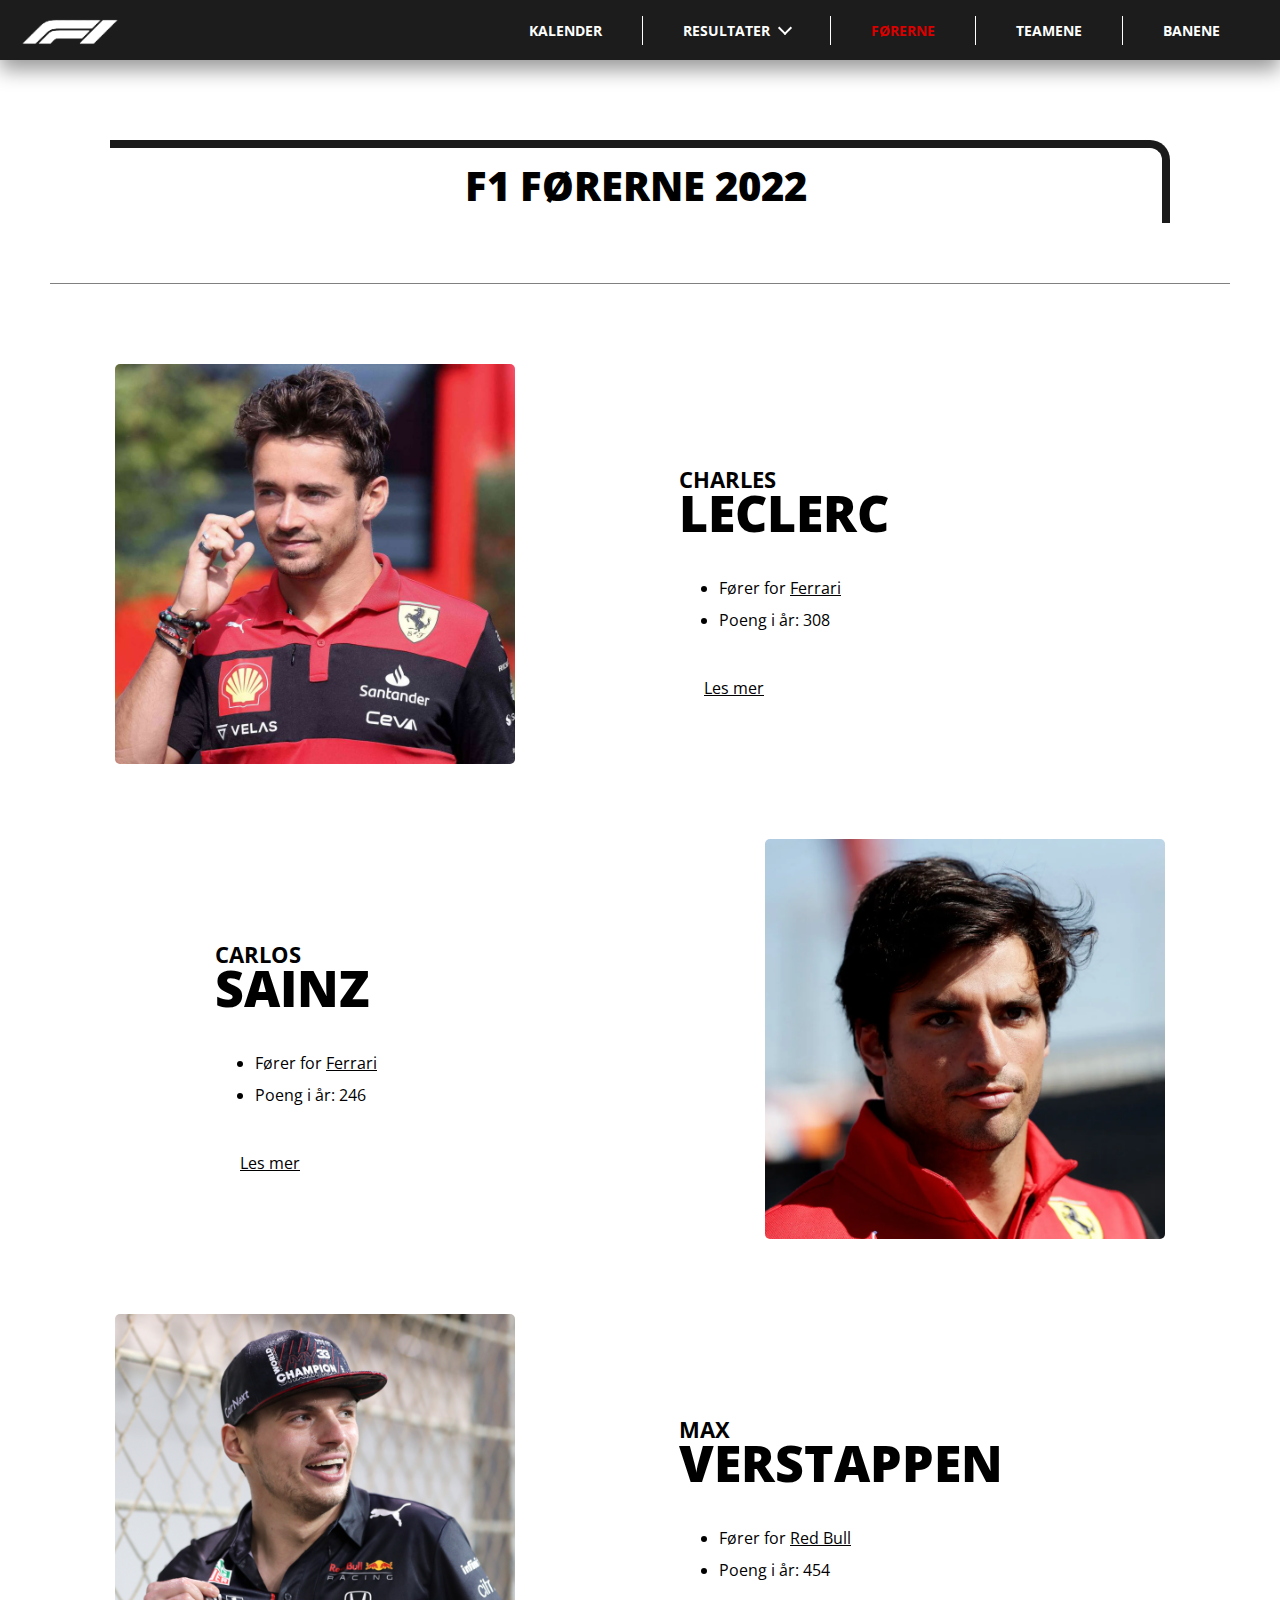
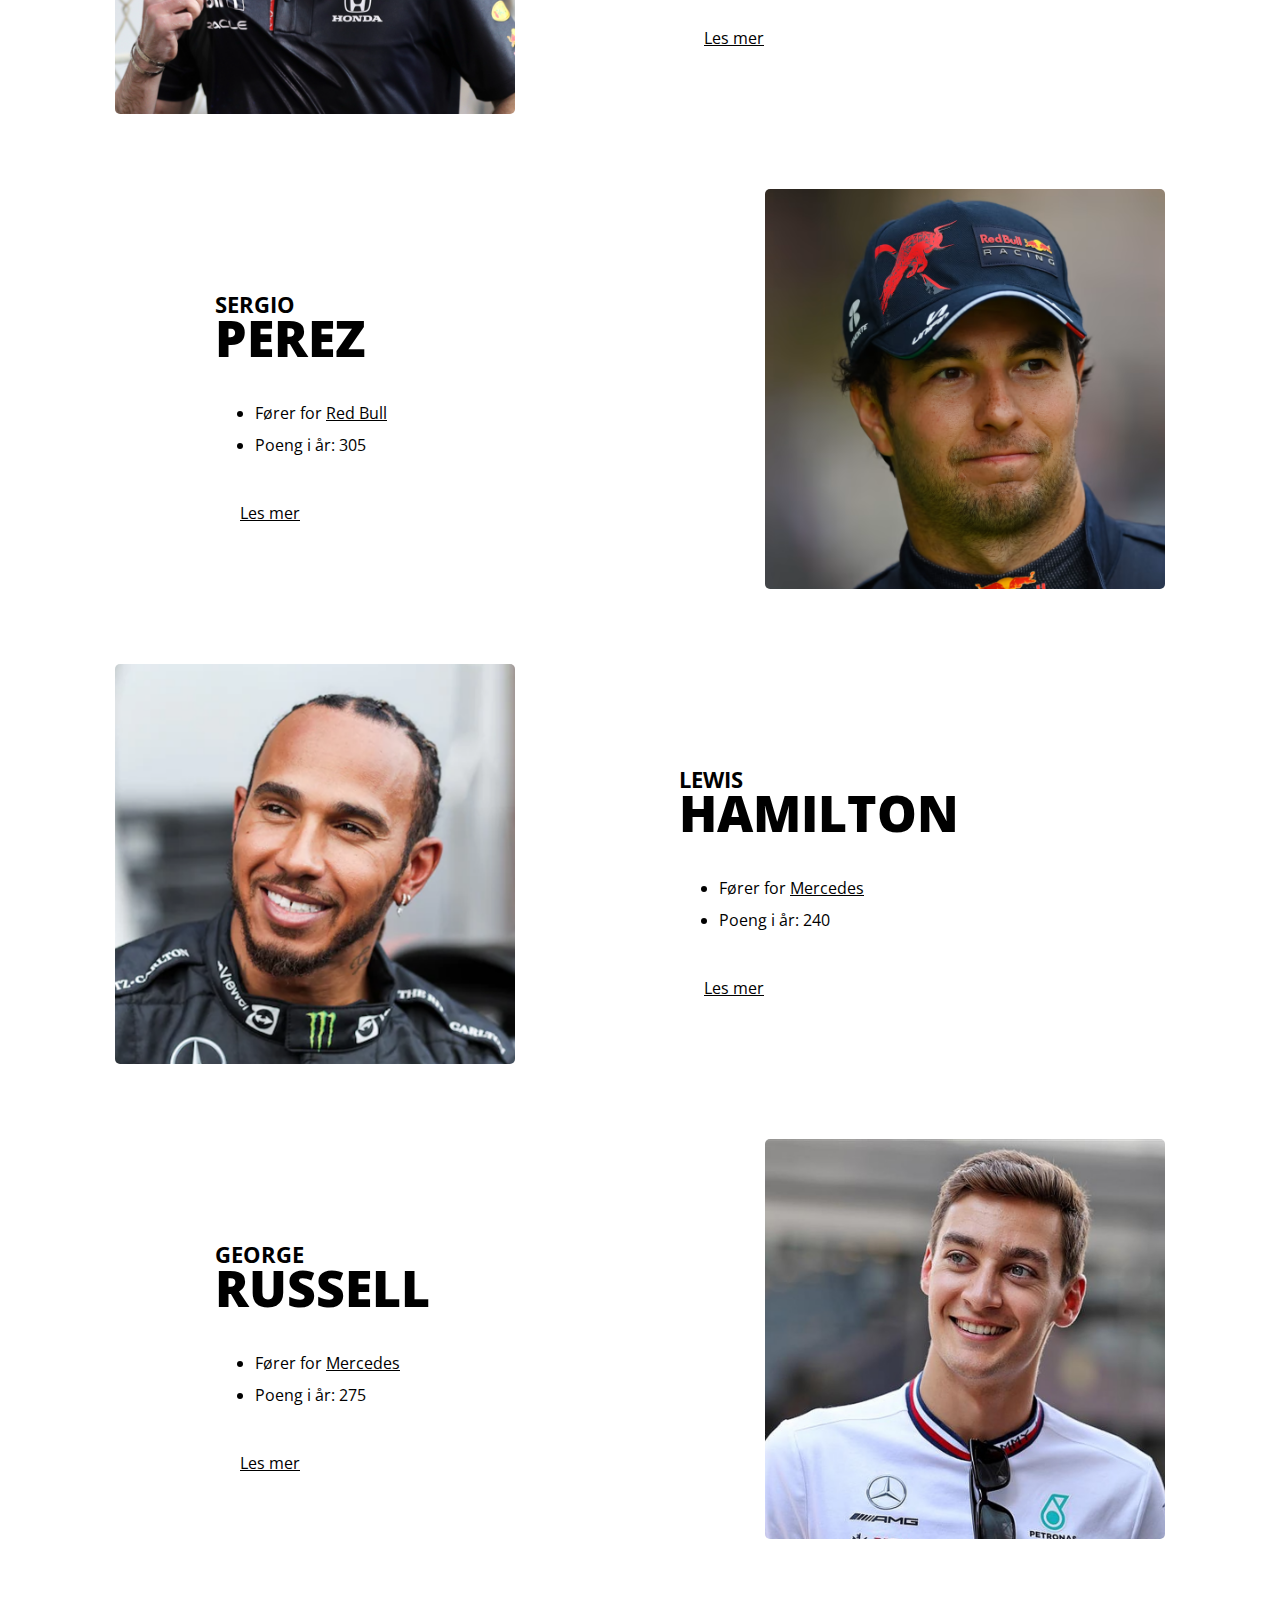
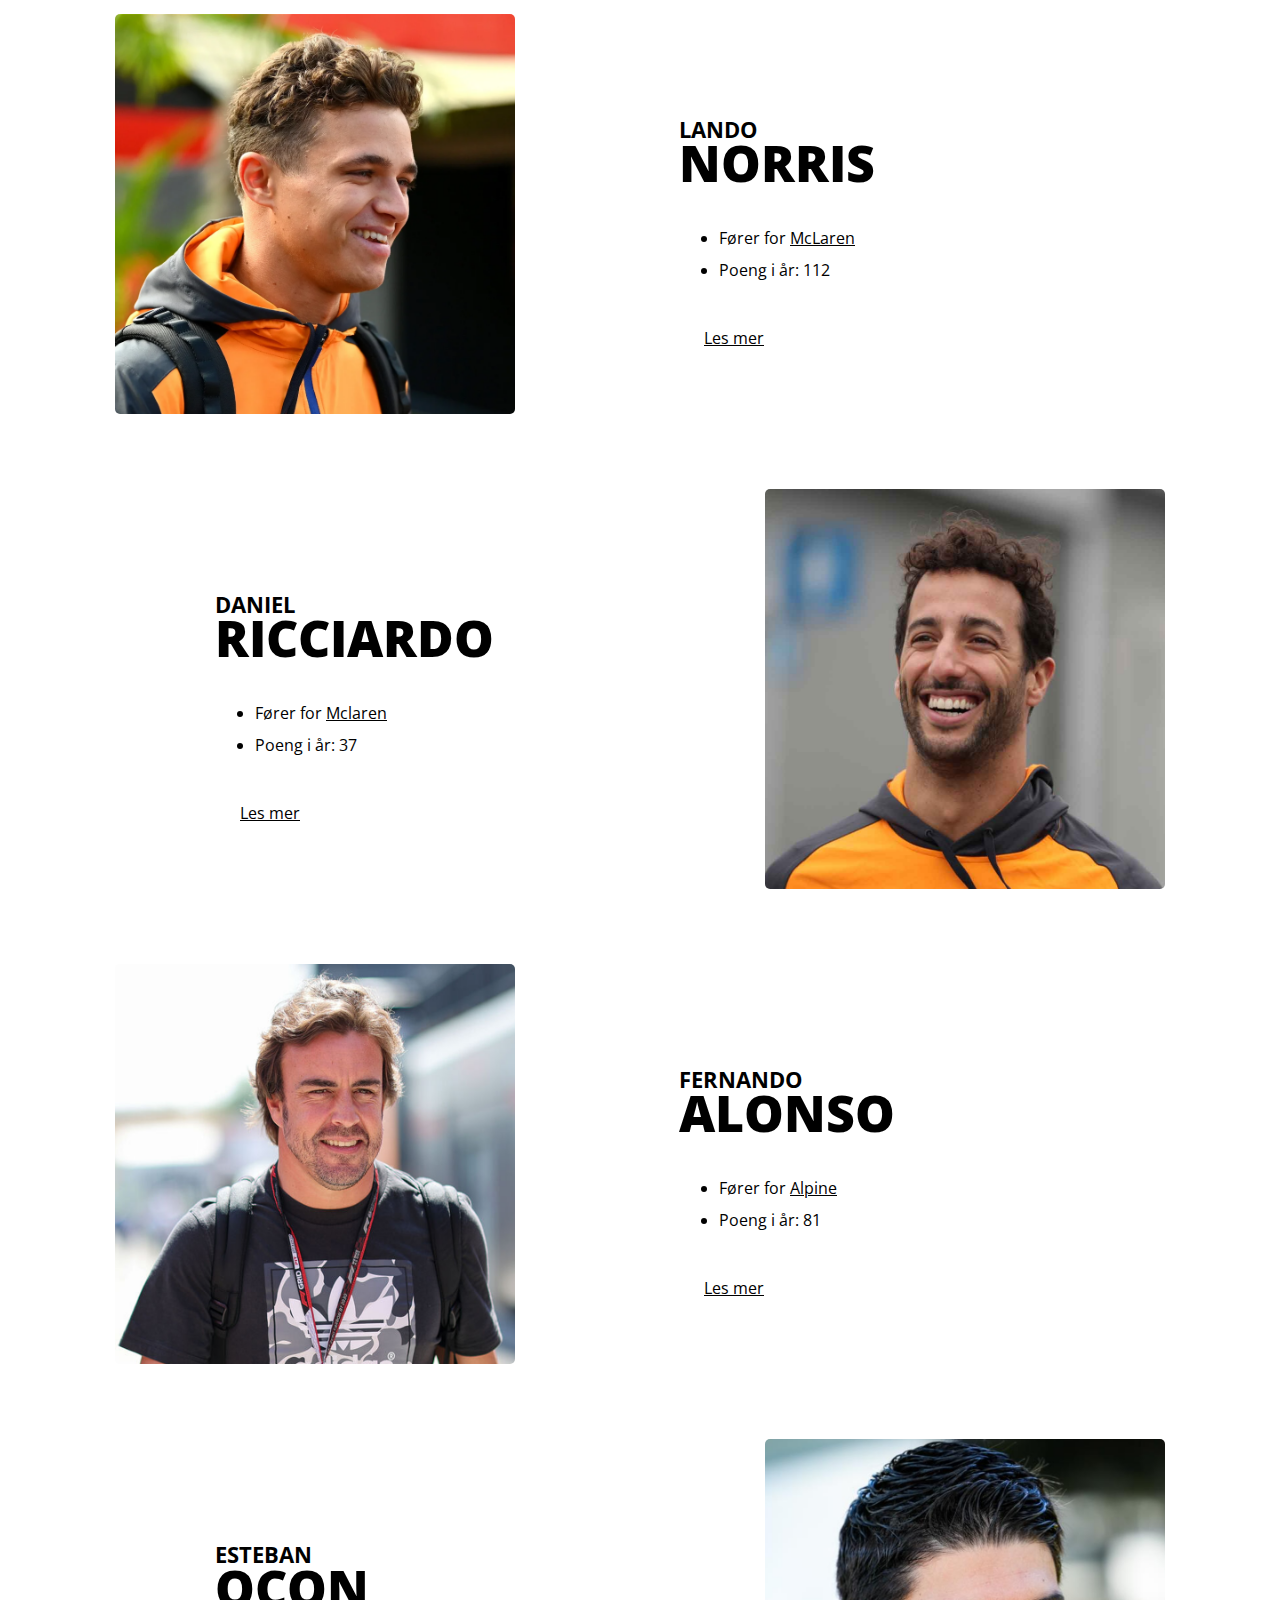
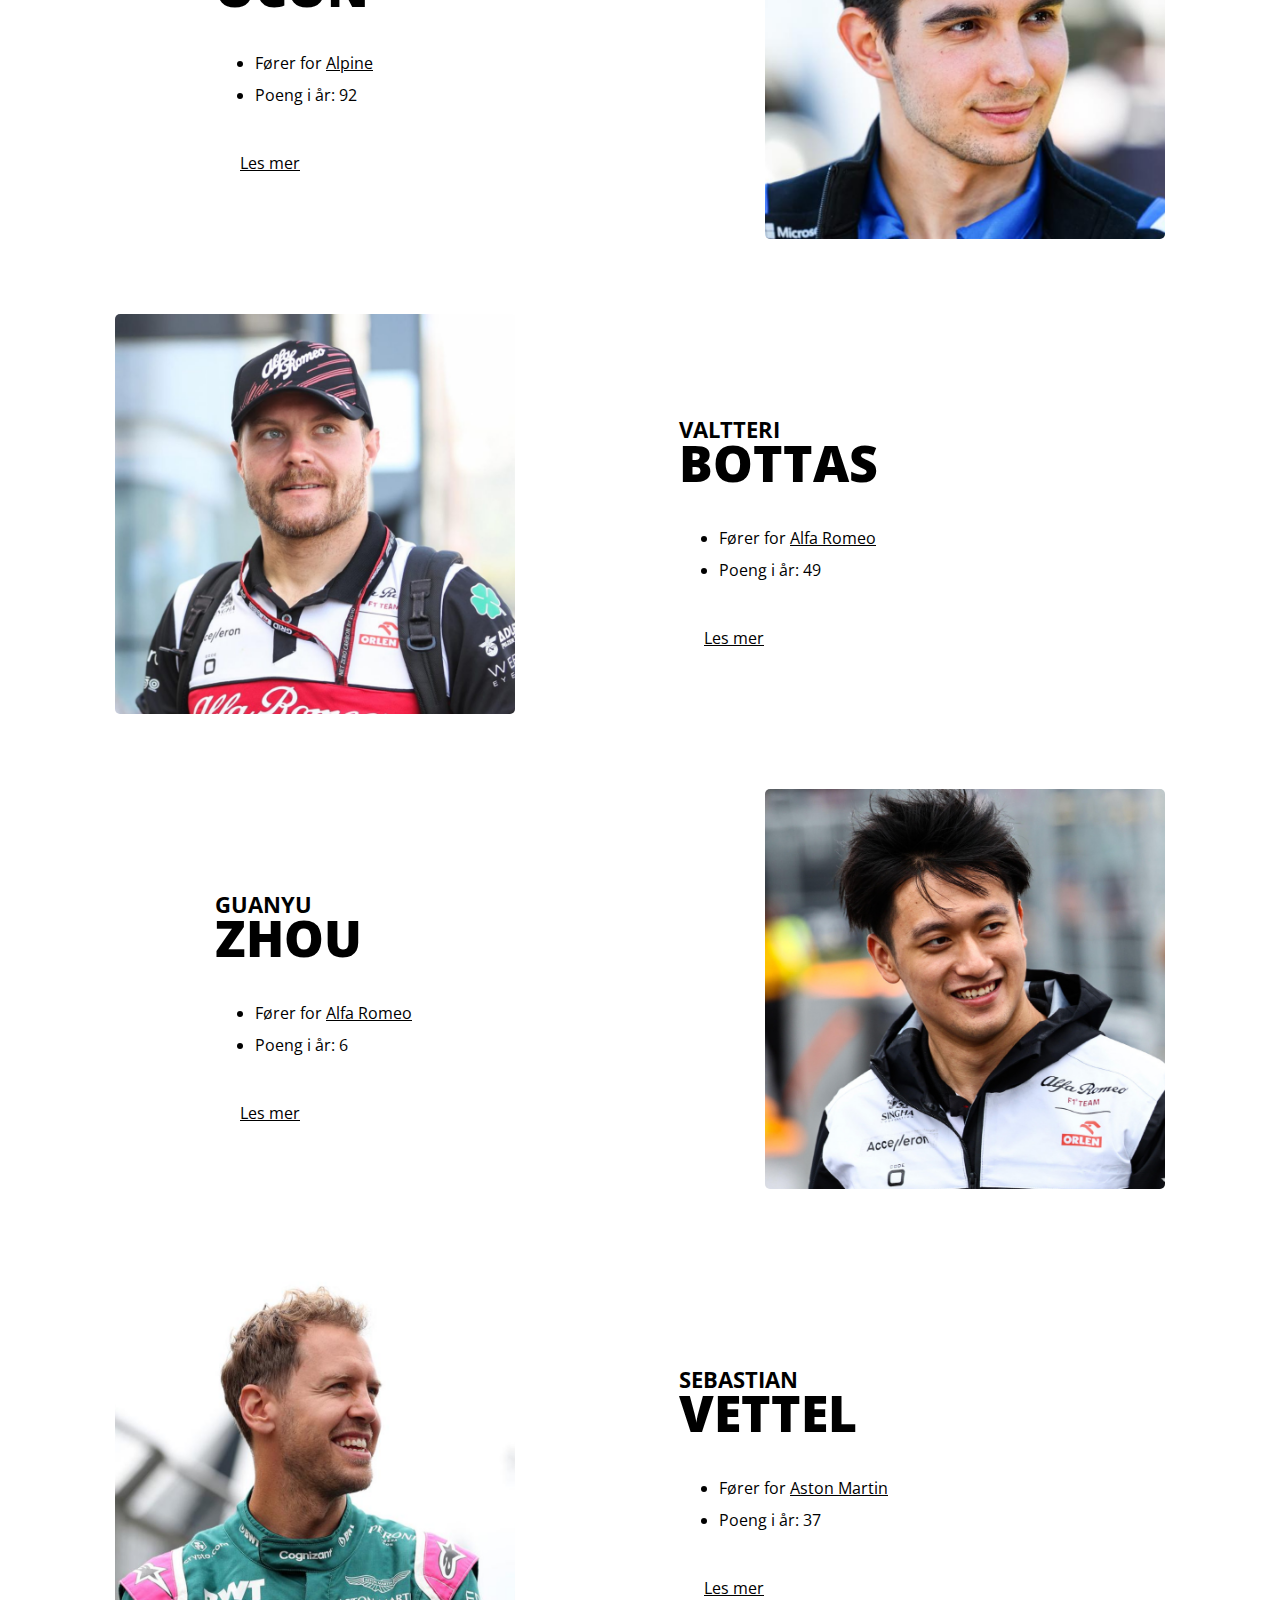
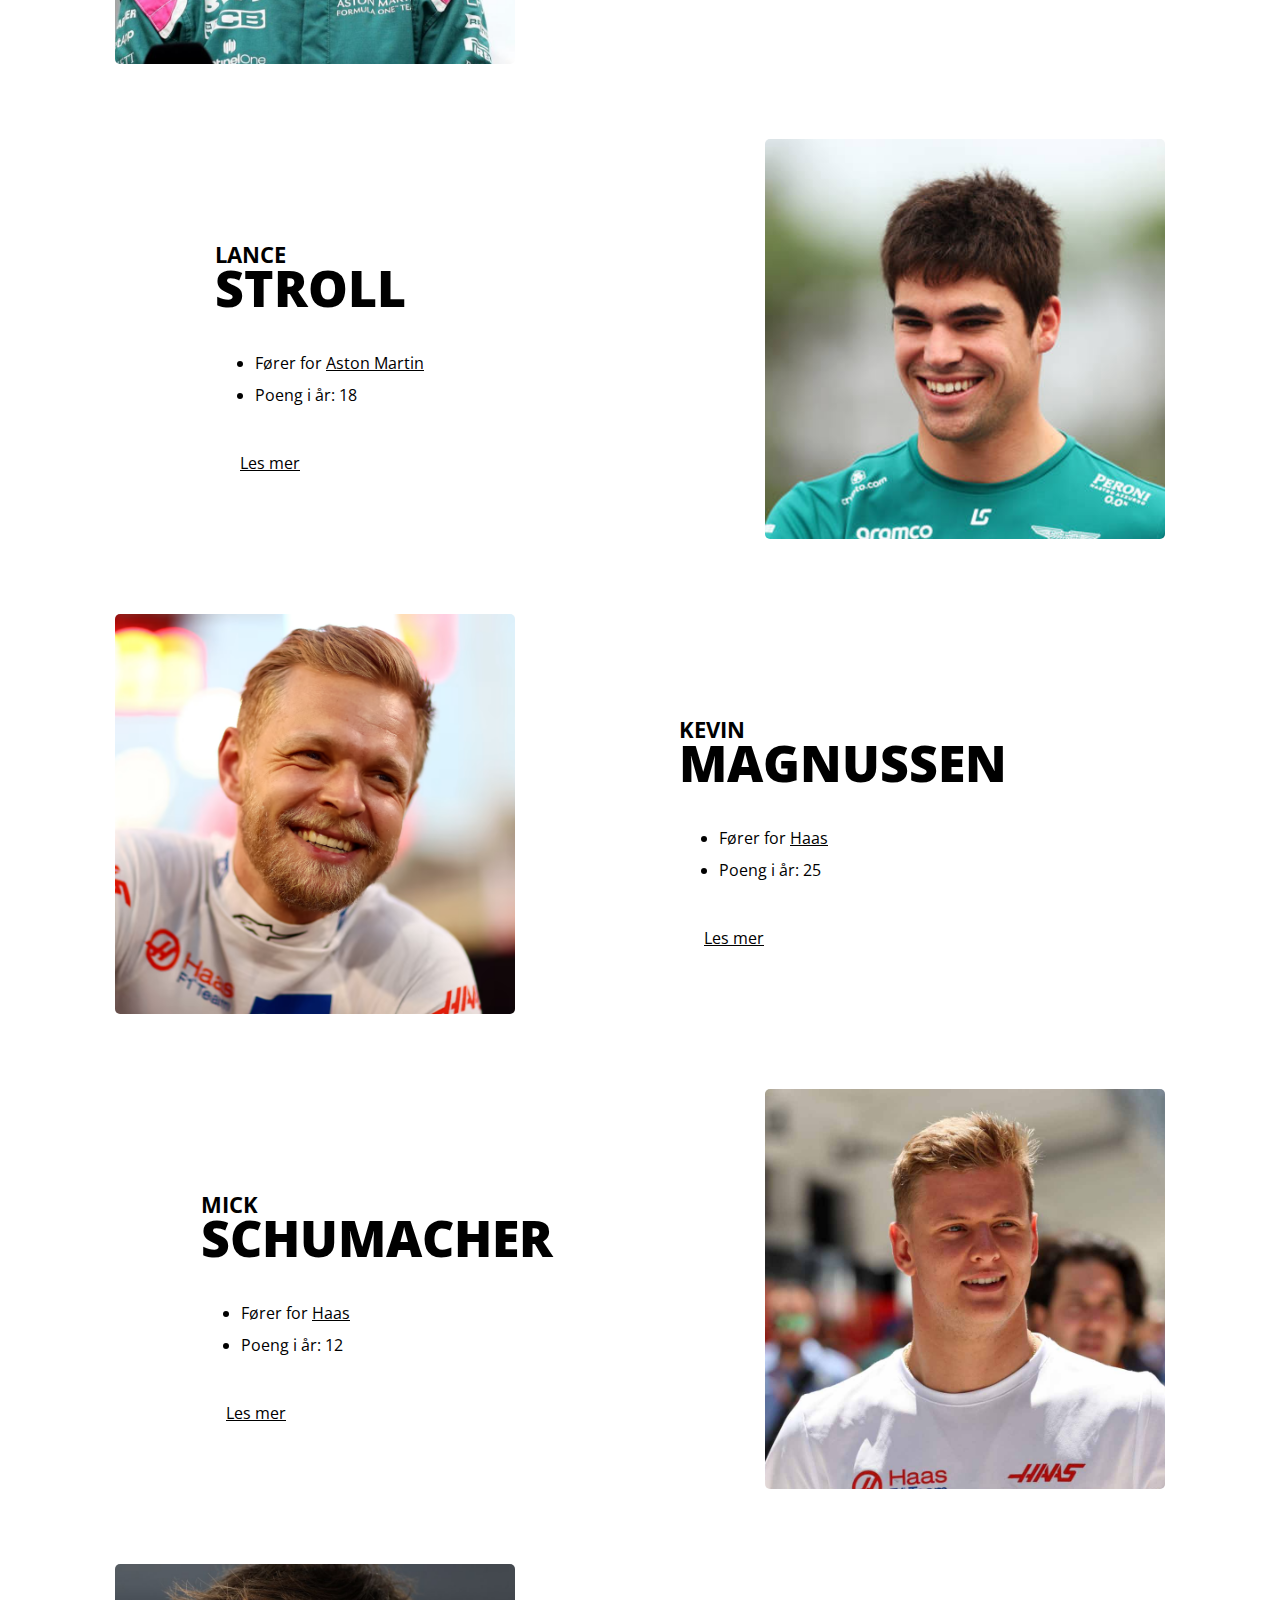
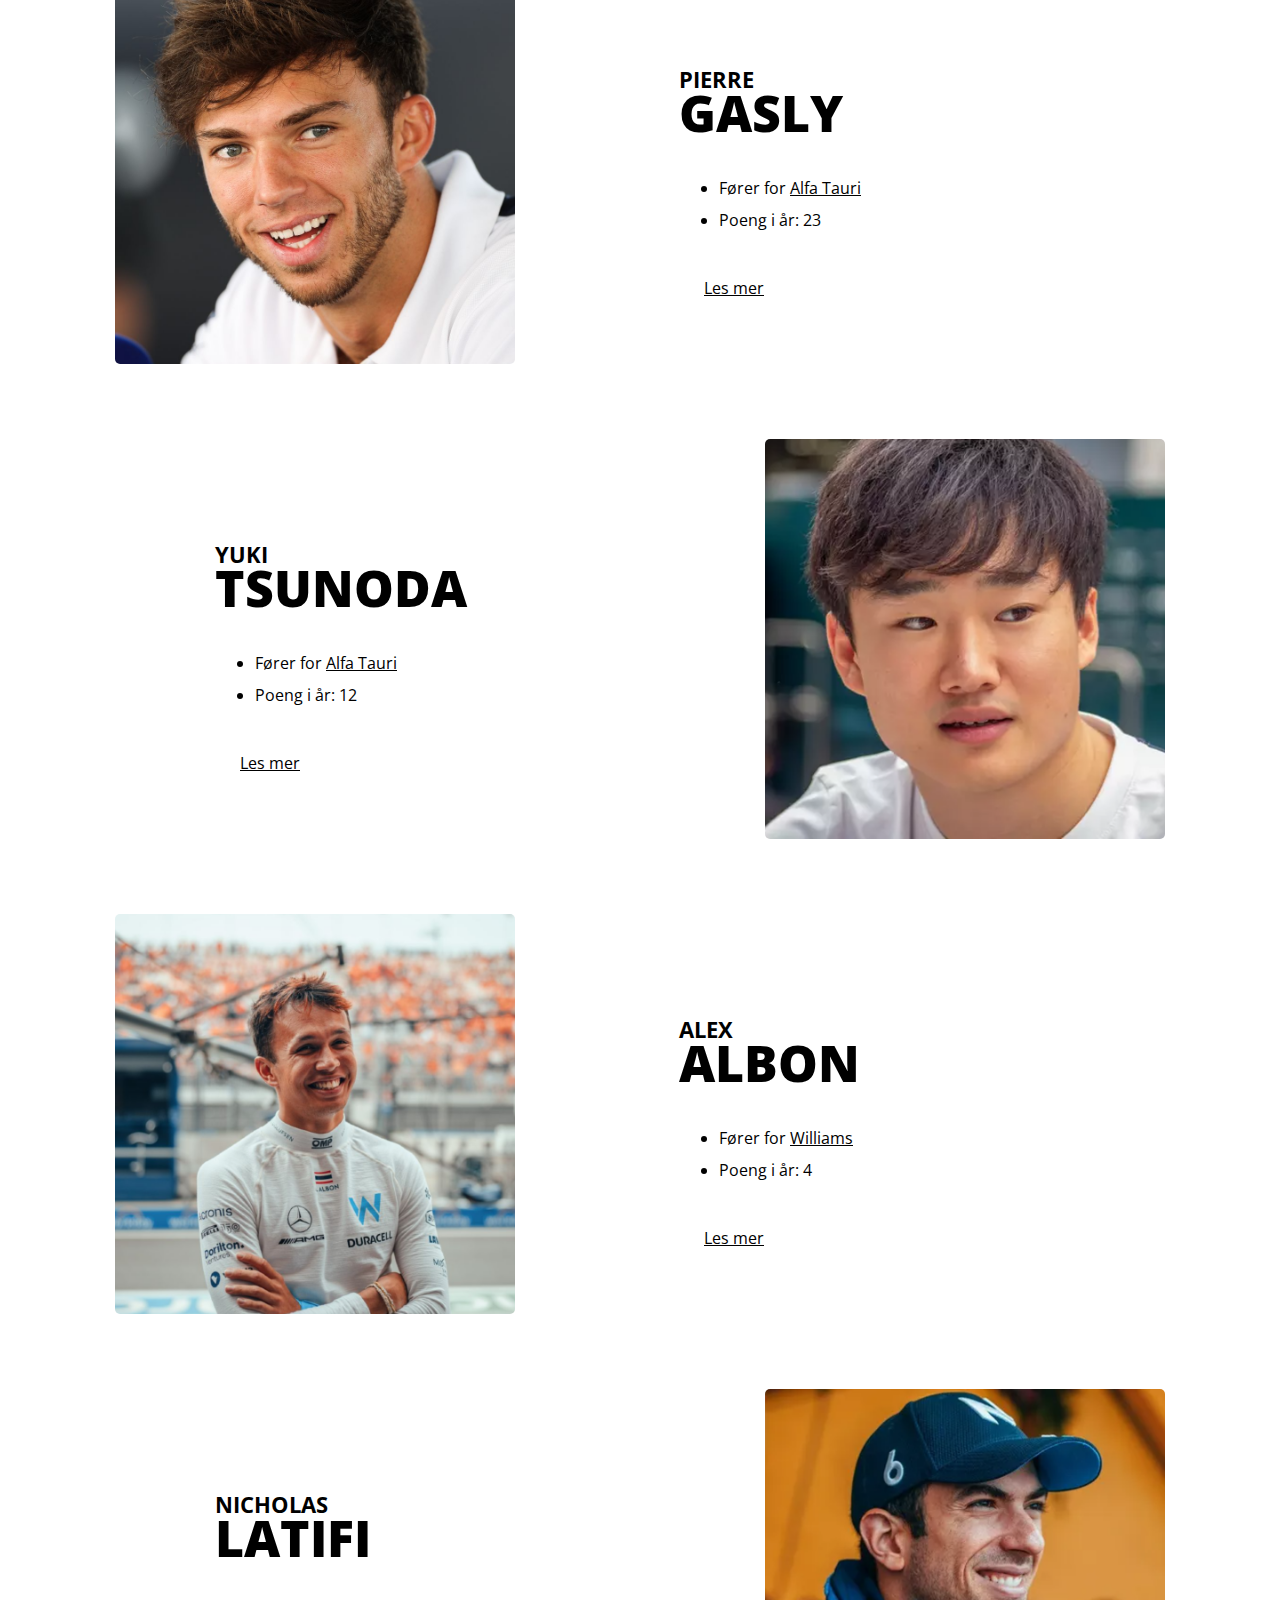
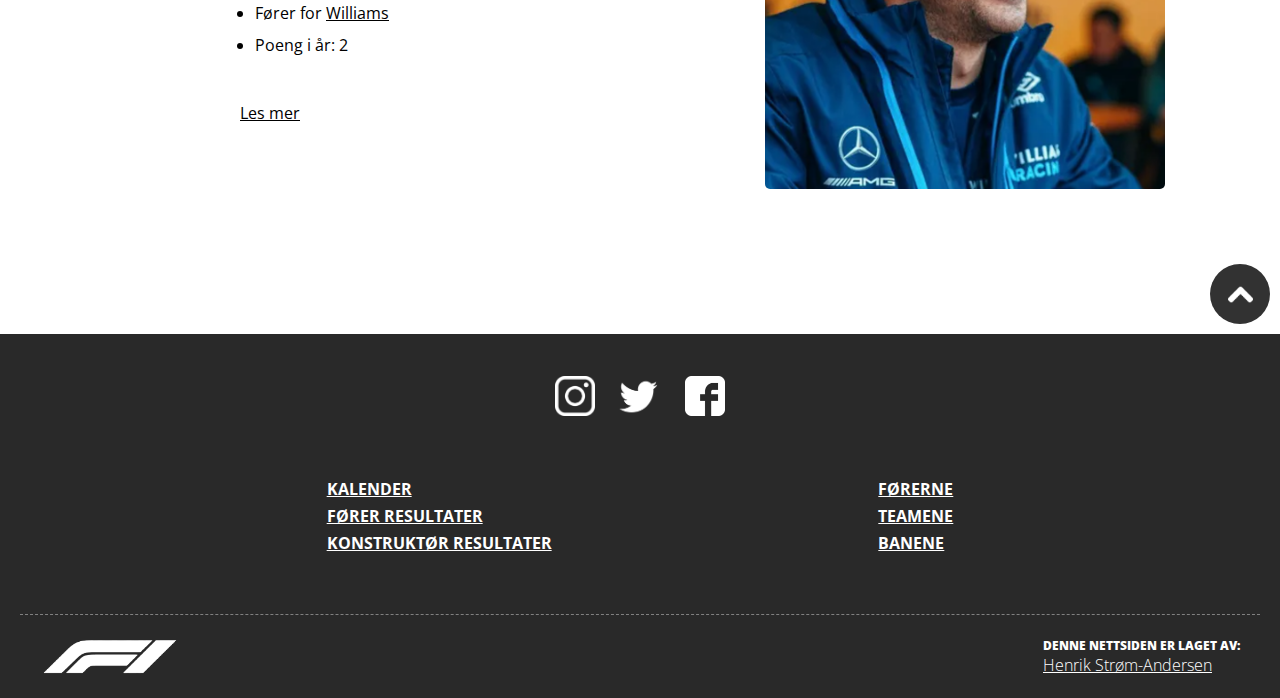
<file: forerne.html>
<!DOCTYPE html>
<html lang="no">
<head>
    <meta charset="UTF-8">
    <meta http-equiv="X-UA-Compatible" content="IE=edge">
    <meta name="viewport" content="width=device-width, initial-scale=1.0">
    <title>F1 Førerne</title>
    <link rel="icon" href="./ikoner/f1-logo-sort.png">

    <link rel="stylesheet" href="./css/style-layout.css">
    <link rel="stylesheet" href="./css/style-forerne.css">

    <link rel="preconnect" href="https://fonts.googleapis.com">
    <link rel="preconnect" href="https://fonts.gstatic.com" crossorigin>
    <link href="https://fonts.googleapis.com/css2?family=Open+Sans:wght@300;400;500;600;700;800&display=swap" rel="stylesheet">
</head>
<body>
    <header>
        <nav id="hovedNav">
            <div>
                <a href="index.html">
                    <img class="logo" src="./ikoner/F1-logo-hvit.png" alt="Formel 1 logo">
                </a>
            </div>
            <div id="hovedNavLenker">
                <a href="kalender.html">
                    <div class="borderHøyre">
                        <h1>Kalender</h1>
                    </div>
                </a>
                <a class="dropDown" onclick="visDropDown()">
                    <div class="borderHøyre pilIkon">
                        <h1>Resultater</h1>
                        <div class="thick-arrow-down"></div>
                    </div>
                </a>
                <a href="forerne.html">
                    <div class="borderHøyre">
                        <h1 class="valgtSide">Førerne</h1>
                    </div>
                </a>
                <a href="teamene.html">
                    <div class="borderHøyre">
                        <h1>Teamene</h1>
                    </div>
                </a>
                <a href="banene.html">
                    <div>
                        <h1>Banene</h1>
                    </div>
                </a>
            </div>
        </nav>
        <nav class="dropDownMeny">
            <div class="borderHøyre">
                <a href="forer-resultater.html">Fører resultater</a>
            </div>
            <div class="dropDownMenyMargin">
                <a href="konstruktor-resultater.html">Konstruktør resultater</a>
            </div>
        </nav>
        <nav id="mobilNav">
            <div>
                <a href="index.html">
                    <img class="logo" id="mobilLogo" src="./ikoner/F1-logo-hvit.png" alt="Formel 1 logo">
                </a>
            </div>
            <div id="mobilMenyIkon">
                <a onclick="visMobilDropDown()">
                    <img src="./ikoner/hamburger-menu-ikon.png" alt="Meny knapp">
                </a>
            </div>
            <div id="mobilExitIkon">
                <a onclick="fjernMobilDropDown()">
                    <img  src="./ikoner/exit-ikon.png" alt="Lukk meny knapp">
                </a>
            </div>
        </nav>
        <nav id="mobilDropDownMeny">
            <a class="mobilMenyBorder" href="kalender.html">
                Kalender
            </a>
            <a class="mobilMenyBorder" href="forer-resultater.html">
                Fører <br> resultater
            </a>
            <a class="mobilMenyBorder" href="konstruktor-resultater.html">
                Konstruktør <br> resultater
            </a>
            <a class="mobilMenyBorder valgtSide" href="forerne.html">
                Førerne
            </a>
            <a class="mobilMenyBorder" href="teamene.html">
                Teamene
            </a>
            <a class="mobilMenyBorder" href="banene.html">
                Banene
            </a>
        </nav>
    </header>

    <main>
        <div>
            <div id="mobilMenyOverlay"></div>
            <div onclick="tilToppen()" id="tilToppen"><img id="pilOpp" src="./ikoner/pil-opp-ikon.png" alt="Pil opp ikon"></div>
        </div>

        <section>
            <div id="sideTittel">
                <h1>F1 Førerne 2022</h1>
            </div>

            <div class="flexContainer">

                    <!-- Jeg gikk for onclick løsningen fordi jeg fikk flere problemer med 
                    å nøste inn block elementer inn i et a-element- I tillegg har jeg en annen lenke
                    som jeg skal nøste inn som også var et problem -->
                    <!-- Det funker, men jeg ser at det ikke er optimalt. -->
                <div onclick="location.href='./forerne-undersider/forerne-cl.html';" style="cursor: pointer;" id="Leclerc">
                    <div class="innholdFlex">
                        <div class="innholdBilde">
                            <img class="forerBilde" src="./bilder/førerne/CL-forside.png" alt="Bilde av Charles Leclerc">
                            <img class="teamLogo" src="./ikoner/team-logoer/ferrari-logo.png" alt="Ferrari logo">
                        </div>
                        <div class="innhold">
                            <h3>Charles</h3>
                            <h2>Leclerc</h2>
                            <ul>
                                <li>Fører for <a href="./teamene.html#Ferrari">Ferrari</a></li>
                                <li>Poeng i år: 308</li>
                            </ul>
                            <a href="./forerne-undersider/forerne-cl.html">Les mer</a>
                        </div>
                    </div>
                </div>
                <div onclick="" style="cursor: pointer;" id="Sainz">
                    <div class="innholdFlex">
                        <div class="innhold">
                            <h3>Carlos</h3>
                            <h2>Sainz</h2>
                            <ul>
                                <li>Fører for <a href="./teamene.html#Ferrari">Ferrari</a></li>
                                <li>Poeng i år: 246</li>
                            </ul>
                            <a href="">Les mer</a>
                        </div>
                        <div class="innholdBilde">
                            <img class="forerBilde" src="./bilder/førerne/CS-forside.png" alt="Bilde av Carlos Sainz">
                            <img class="teamLogo" src="./ikoner/team-logoer/ferrari-logo.png" alt="Ferrari logo">
                        </div>
                    </div>
                </div>
                <div onclick="location.href='./forerne-undersider/forerne-mv.html';" style="cursor: pointer;" id="Verstappen">
                    <div class="innholdFlex">
                        <div class="innholdBilde">
                            <img class="forerBilde" src="./bilder/førerne/MV-forside.png" alt="Bilde av Max Verstappen">
                            <img class="teamLogo redBullLogo" src="./ikoner/team-logoer/red-bull-logo.png" alt="Red Bull logo">
                        </div>
                        <div class="innhold">
                            <h3>Max</h3>
                            <h2>Verstappen</h2>
                            <ul>
                                <li>Fører for <a href="./teamene.html#RedBull">Red Bull</a></li>
                                <li>Poeng i år: 454</li>
                            </ul>
                            <a href="./forerne-undersider/forerne-mv.html">Les mer</a>
                        </div>
                    </div>
                </div>
                <div onclick="" style="cursor: pointer;" id="Perez">
                    <div class="innholdFlex">
                        <div class="innhold">
                            <h3>Sergio</h3>
                            <h2>Perez</h2>
                            <ul>
                                <li>Fører for <a href="./teamene.html#RedBull">Red Bull</a></li>
                                <li>Poeng i år: 305</li>
                            </ul>
                            <a href="">Les mer</a>
                        </div>
                        <div class="innholdBilde">
                            <img class="forerBilde" src="./bilder/førerne/SP-forside.png" alt="Bilde av Sergio Perez">
                            <img class="teamLogo redBullLogo" src="./ikoner/team-logoer/red-bull-logo.png" alt="Red Bull logo">
                        </div>
                    </div>
                </div>
                <div onclick="location.href='./forerne-undersider/forerne-lh.html';" style="cursor: pointer;" id="Hamilton">
                    <div class="innholdFlex">
                        <div class="innholdBilde">
                            <img class="forerBilde" src="./bilder/førerne/LH-forside.png" alt="Bilde av Lewis Hamilton">
                            <img class="teamLogo" src="./ikoner/team-logoer/mercedes-logo.png" alt="Mercedes logo">
                        </div>
                        <div class="innhold">
                            <h3>Lewis</h3>
                            <h2>Hamilton</h2>
                            <ul>
                                <li>Fører for <a href="./teamene.html#Mercedes">Mercedes</a></li>
                                <li>Poeng i år: 240</li>
                            </ul>
                            <a href="./forerne-undersider/forerne-lh.html">Les mer</a>
                        </div>
                    </div>
                </div>
                <div onclick="" style="cursor: pointer;" id="Russell">
                    <div class="innholdFlex">
                        <div class="innhold">
                            <h3>George</h3>
                            <h2>Russell</h2>
                            <ul>
                                <li>Fører for <a href="./teamene.html#Mercedes">Mercedes</a></li>
                                <li>Poeng i år: 275</li>
                            </ul>
                            <a href="">Les mer</a>
                        </div>
                        <div class="innholdBilde">
                            <img class="forerBilde" src="./bilder/førerne/GR-forside.png" alt="Bilde av George Russell">
                            <img class="teamLogo" src="./ikoner/team-logoer/mercedes-logo.png" alt="Mercedes logo">
                        </div>
                    </div>
                </div>
                <div onclick="" style="cursor: pointer;" id="Norris">
                    <div class="innholdFlex">
                        <div class="innholdBilde">
                            <img class="forerBilde" src="./bilder/førerne/LN-forside.png" alt="Bilde av Lando Norris">
                            <img class="teamLogo" src="./ikoner/team-logoer/mclaren-logo.webp" alt="McLaren logo">
                        </div>
                        <div class="innhold">
                            <h3>Lando</h3>
                            <h2>Norris</h2>
                            <ul>
                                <li>Fører for <a href="./teamene.html#McLaren">McLaren</a></li>
                                <li>Poeng i år: 112</li>
                            </ul>
                            <a href="">Les mer</a>
                        </div>
                    </div>
                </div>
                <div onclick="" style="cursor: pointer;" id="Ricciardo">
                    <div class="innholdFlex">
                        <div class="innhold">
                            <h3>Daniel</h3>
                            <h2>Ricciardo</h2>
                            <ul>
                                <li>Fører for <a href="./teamene.html#McLaren">Mclaren</a></li>
                                <li>Poeng i år: 37</li>
                            </ul>
                            <a href="">Les mer</a>
                        </div>
                        <div class="innholdBilde">
                            <img class="forerBilde" src="./bilder/førerne/DR-forside.png" alt="Bilde av Daniel Ricciardo">
                            <img class="teamLogo" src="./ikoner/team-logoer/mclaren-logo.webp" alt="McLaren logo">
                        </div>
                    </div>
                </div>
                <div onclick="" style="cursor: pointer;" id="Alonso">
                    <div class="innholdFlex">
                        <div class="innholdBilde">
                            <img class="forerBilde" src="./bilder/førerne/FA-forside.png" alt="Bilde av Fernando Alonso">
                            <img class="teamLogo" src="./ikoner/team-logoer/alpine-logo.webp" alt="Apline logo">
                        </div>
                        <div class="innhold">
                            <h3>Fernando</h3>
                            <h2>Alonso</h2>
                            <ul>
                                <li>Fører for <a href="./teamene.html#Alpine">Alpine</a></li>
                                <li>Poeng i år: 81</li>
                            </ul>
                            <a href="">Les mer</a>
                        </div>
                    </div>
                </div>
                <div onclick="" style="cursor: pointer;" id="Ocon">
                    <div class="innholdFlex">
                        <div class="innhold">
                            <h3>Esteban</h3>
                            <h2>Ocon</h2>
                            <ul>
                                <li>Fører for <a href="./teamene.html#Alpine">Alpine</a></li>
                                <li>Poeng i år: 92</li>
                            </ul>
                            <a href="">Les mer</a>
                        </div>
                        <div class="innholdBilde">
                            <img class="forerBilde" src="./bilder/førerne/EO-forside.png" alt="Bilde av Esteban Ocon">
                            <img class="teamLogo" src="./ikoner/team-logoer/alpine-logo.webp" alt="Alpine logo">
                        </div>
                    </div>
                </div>
                <div onclick="" style="cursor: pointer;" id="Bottas">
                    <div class="innholdFlex">
                        <div class="innholdBilde">
                            <img class="forerBilde" src="./bilder/førerne/VB-forside.png" alt="Bilde av Valtteri Bottas">
                            <img class="teamLogo" src="./ikoner/team-logoer/alfa-romeo-logo.png" alt="Alfa Romeo logo">
                        </div>
                        <div class="innhold">
                            <h3>Valtteri</h3>
                            <h2>Bottas</h2>
                            <ul>
                                <li>Fører for <a href="./teamene.html#AlfaRomeo">Alfa Romeo</a></li>
                                <li>Poeng i år: 49</li>
                            </ul>
                            <a href="">Les mer</a>
                        </div>
                    </div>
                </div>
                <div onclick="" style="cursor: pointer;" id="Zhou">
                    <div class="innholdFlex">
                        <div class="innhold">
                            <h3>Guanyu</h3>
                            <h2>Zhou</h2>
                            <ul>
                                <li>Fører for <a href="./teamene.html#AlfaRomeo">Alfa Romeo</a></li>
                                <li>Poeng i år: 6</li>
                            </ul>
                            <a href="">Les mer</a>
                        </div>
                        <div class="innholdBilde">
                            <img class="forerBilde" src="./bilder/førerne/GZ-forside.png" alt="Bilde av Guanyu Zhou">
                            <img class="teamLogo" src="./ikoner/team-logoer/alfa-romeo-logo.png" alt="Alfa Romeo logo">
                        </div>
                    </div>
                </div>
                <div onclick="" style="cursor: pointer;" id="Vettel">
                    <div class="innholdFlex">
                        <div class="innholdBilde">
                            <img class="forerBilde" src="./bilder/førerne/SV-forside.png" alt="Bilde av Sebastian Vettel">
                            <img class="teamLogo" src="./ikoner/team-logoer/aston-martin-logo.png" alt="Aston Martin logo">
                        </div>
                        <div class="innhold">
                            <h3>Sebastian</h3>
                            <h2>Vettel</h2>
                            <ul>
                                <li>Fører for <a href="./teamene.html#AstonMartin">Aston Martin</a></li>
                                <li>Poeng i år: 37</li>
                            </ul>
                            <a href="">Les mer</a>
                        </div>
                    </div>
                </div>
                <div onclick="" style="cursor: pointer;" id="Stroll">
                    <div class="innholdFlex">
                        <div class="innhold">
                            <h3>Lance</h3>
                            <h2>Stroll</h2>
                            <ul>
                                <li>Fører for <a href="./teamene.html#AstonMartin">Aston Martin</a></li>
                                <li>Poeng i år: 18</li>
                            </ul>
                            <a href="">Les mer</a>
                        </div>
                        <div class="innholdBilde">
                            <img class="forerBilde" src="./bilder/førerne/LS-forside.png" alt="Bilde av Lance Stroll">
                            <img class="teamLogo" src="./ikoner/team-logoer/aston-martin-logo.png" alt="Aston Martin logo">
                        </div>
                    </div>
                </div>
                <div onclick="" style="cursor: pointer;" id="Magnussen">
                    <div class="innholdFlex">
                        <div class="innholdBilde">
                            <img class="forerBilde" src="./bilder/førerne/KM-forside.png" alt="Bilde av Kevin Magnussen">
                            <img class="teamLogo" src="./ikoner/team-logoer/haas-logo.png" alt="Haas logo">
                        </div>
                        <div class="innhold">
                            <h3>Kevin</h3>
                            <h2>Magnussen</h2>
                            <ul>
                                <li>Fører for <a href="./teamene.html#Haas">Haas</a></li>
                                <li>Poeng i år: 25</li>
                            </ul>
                            <a href="">Les mer</a>
                        </div>
                    </div>
                </div>
                <div onclick="" style="cursor: pointer;" id="Schumacher">
                    <div class="innholdFlex">
                        <div class="innhold">
                            <h3>Mick</h3>
                            <h2>Schumacher</h2>
                            <ul>
                                <li>Fører for <a href="./teamene.html#Haas">Haas</a></li>
                                <li>Poeng i år: 12</li>
                            </ul>
                            <a href="">Les mer</a>
                        </div>
                        <div class="innholdBilde">
                            <img class="forerBilde" src="./bilder/førerne/MS-forside.png" alt="Bilde av Mick Shumacker">
                            <img class="teamLogo" src="./ikoner/team-logoer/haas-logo.png" alt="Haas logo">
                        </div>
                    </div>
                </div>
                <div onclick="location.href='./forerne-undersider/forerne-pg.html';" style="cursor: pointer;" id="Gasly">
                    <div class="innholdFlex">
                        <div class="innholdBilde">
                            <img class="forerBilde" src="./bilder/førerne/PG-forside.png" alt="Bilde av Pierre Gasly">
                            <img class="teamLogo" src="./ikoner/team-logoer/alfa-tauri-logo.png" alt="Alfa Tauri logo">
                        </div>
                        <div class="innhold">
                            <h3>Pierre</h3>
                            <h2>Gasly</h2>
                            <ul>
                                <li>Fører for <a href="./teamene.html#AlfaTauri">Alfa Tauri</a></li>
                                <li>Poeng i år: 23</li>
                            </ul>
                            <a href="./forerne-undersider/forerne-pg.html">Les mer</a>
                        </div>
                    </div>
                </div>
                <div onclick="" style="cursor: pointer;" id="Tsunoda">
                    <div class="innholdFlex">
                        <div class="innhold">
                            <h3>Yuki</h3>
                            <h2>Tsunoda</h2>
                            <ul>
                                <li>Fører for <a href="./teamene.html#AlfaTauri">Alfa Tauri</a></li>
                                <li>Poeng i år: 12</li>
                            </ul>
                            <a href="">Les mer</a>
                        </div>
                        <div class="innholdBilde">
                            <img class="forerBilde" src="./bilder/førerne/YT-forside.png" alt="Bilde av Yuki Tsunoda">
                            <img class="teamLogo" src="./ikoner/team-logoer/alfa-tauri-logo.png" alt="Alfa Tauri logo">
                        </div>
                    </div>
                </div>
                <div onclick="location.href='./forerne-undersider/forerne-aa.html';" style="cursor: pointer;" id="Albon">
                    <div class="innholdFlex">
                        <div class="innholdBilde">
                            <img class="forerBilde" src="./bilder/førerne/AA-forside.png" alt="Bilde av Alex Albon">
                            <img class="teamLogo" src="./ikoner/team-logoer/williams-logo.png" alt="Williams logo">
                        </div>
                        <div class="innhold">
                            <h3>Alex</h3>
                            <h2>Albon</h2>
                            <ul>
                                <li>Fører for <a href="./teamene.html#Williams">Williams</a></li>
                                <li>Poeng i år: 4</li>
                            </ul>
                            <a href="./forerne-undersider/forerne-aa.html">Les mer</a>
                        </div>
                    </div>
                </div>
                <div onclick="" style="cursor: pointer;" id="Latifi">
                    <div class="innholdFlex">
                        <div class="innhold">
                            <h3>Nicholas</h3>
                            <h2>Latifi</h2>
                            <ul>
                                <li>Fører for <a href="./teamene.html#Williams">Williams</a></li>
                                <li>Poeng i år: 2</li>
                            </ul>
                            <a href="">Les mer</a>
                        </div>
                        <div class="innholdBilde">
                            <img class="forerBilde" src="./bilder/førerne/NL-forside.png" alt="Bilde av Nicholas Latifi">
                            <img class="teamLogo" src="./ikoner/team-logoer/williams-logo.png" alt="Williams logo">
                        </div>
                    </div>
                </div>
            </div>

        </section>
    </main>
    
    <footer>
        <section class="footerSoMe">
            <a target="_blank" href="https://www.instagram.com/f1/">
                <img src="./ikoner/instagram-ikon.png" alt="Instagram ikon">
            </a>
            <a target="_blank" href="https://twitter.com/f1">
                <img id="twitterLogo" src="./ikoner/twitter-ikon.png" alt="Twitter ikon">
            </a>
            <a target="_blank" href="https://www.facebook.com/Formula1/">
                <img src="./ikoner/facebook-ikon.png" alt="Facebook ikon">
            </a>
        </section>
        <section class="footerMeny">
            <div>
                <a href="kalender.html">Kalender</a>
                <a href="forer-resultater.html">Fører resultater</a>
                <a href="konstruktor-resultater.html">Konstruktør resultater</a>
            </div>
            <div>
                <a href="forerne.html">Førerne</a>
                <a href="teamene.html">Teamene</a>
                <a href="banene.html">Banene</a>
            </div>
        </section>
        <section class="footerInfo">
            <div>
                <img src="./ikoner/F1-logo-hvit.png" alt="Formel 1 logo">
            </div>
            <div id="kreditering">
                <h2>Denne nettsiden er laget av:</h2>
                <!-- Gjør at den lager en mail til mailadressen min -->
                <a href="mailto:henrikstro@viken.no">Henrik Strøm-Andersen</a>
            </div>
        </section>
    </footer>

    <script src="js/knapp-funksjoner.js"></script>
</body>
</html>
</file>
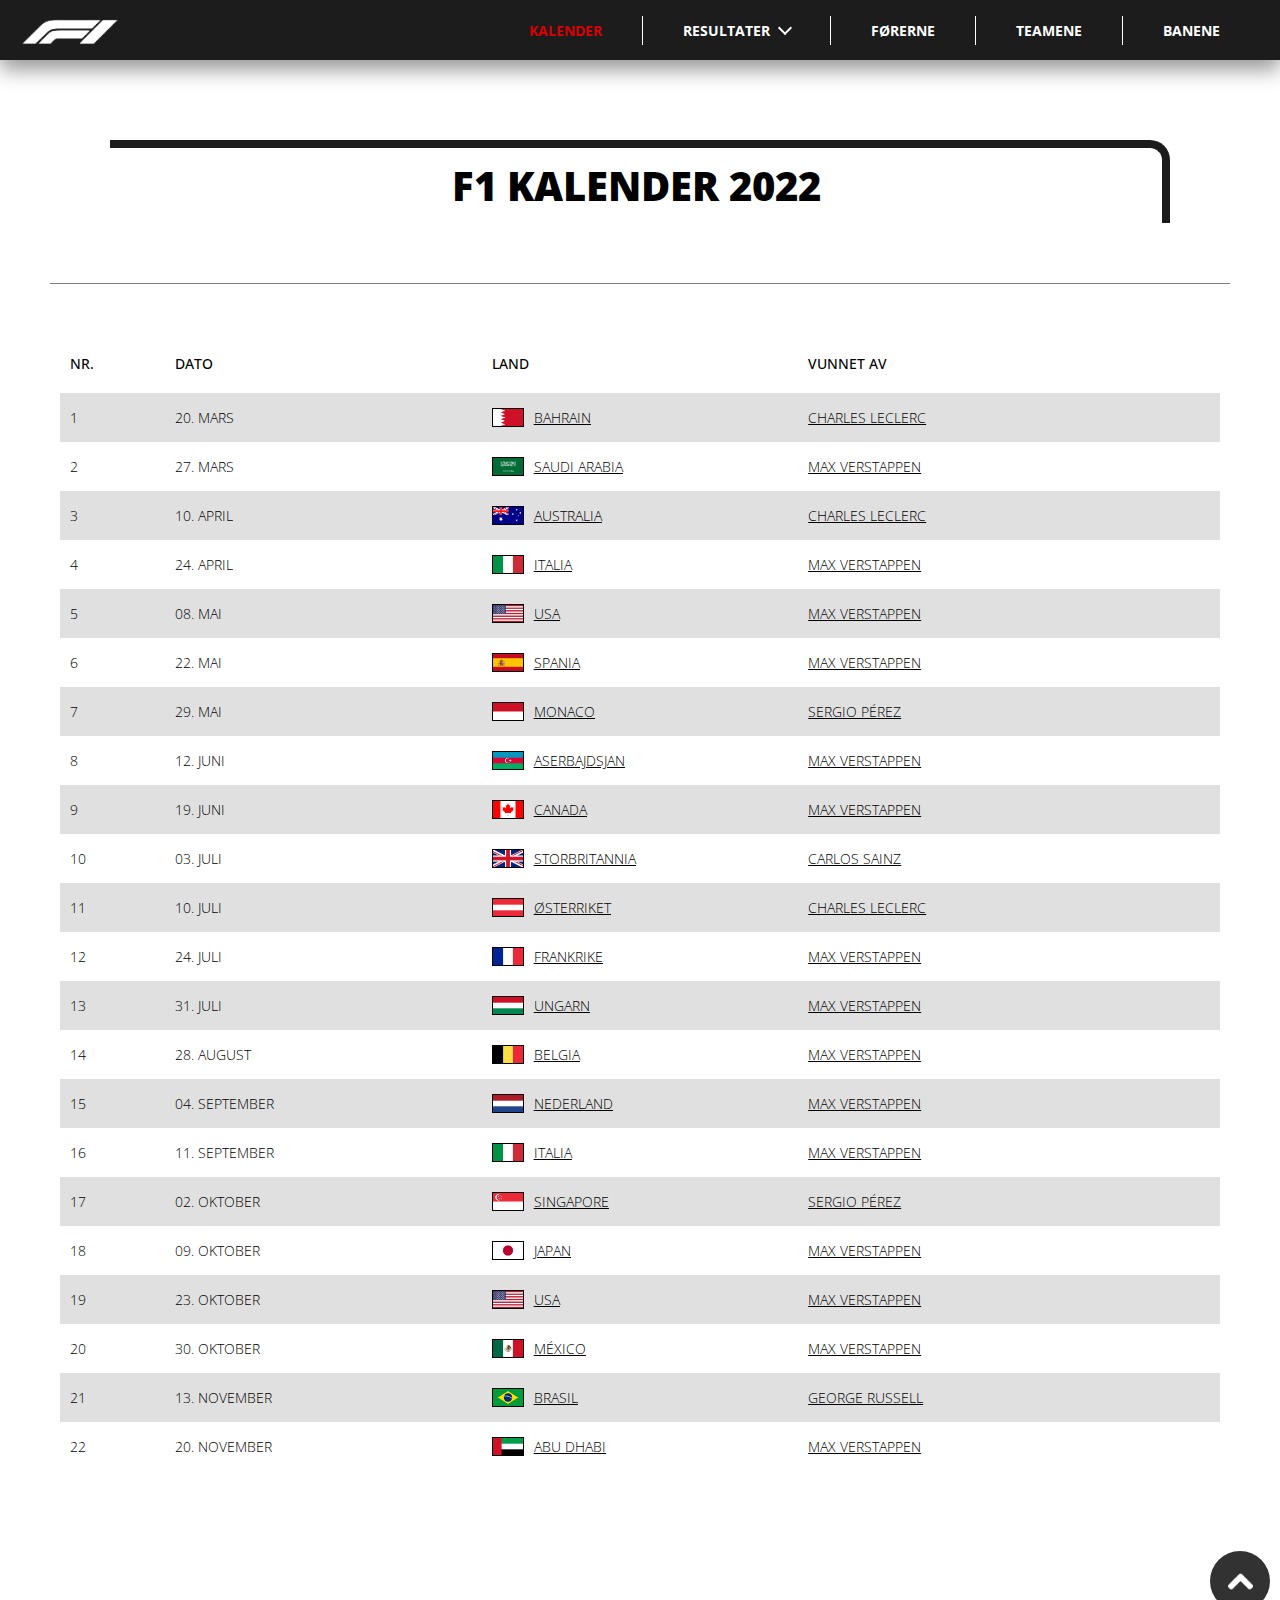
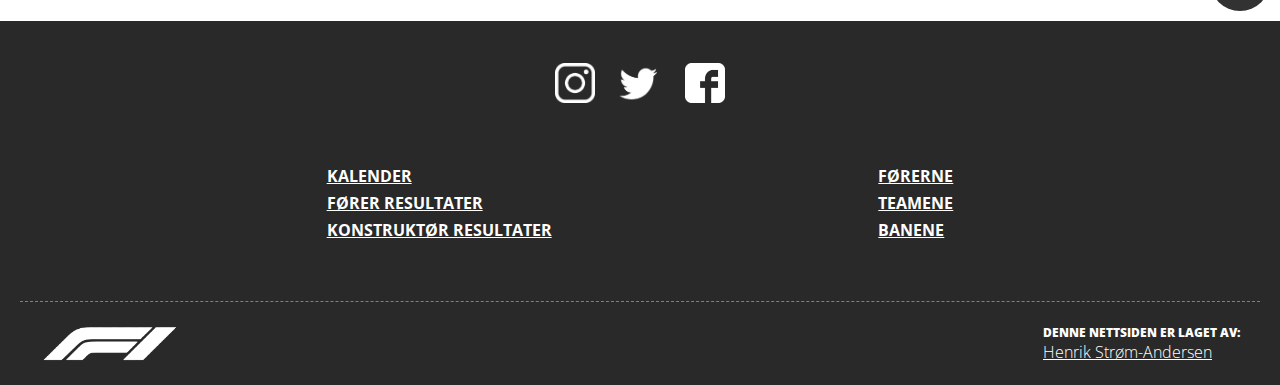
<file: kalender.html>
<!DOCTYPE html>
<html lang="no">
<head>
    <meta charset="UTF-8">
    <meta http-equiv="X-UA-Compatible" content="IE=edge">
    <meta name="viewport" content="width=device-width, initial-scale=1.0">
    <title>F1 Kalender</title>
    <link rel="icon" href="./ikoner/f1-logo-sort.png">

    <link rel="stylesheet" href="./css/style-layout.css">
    <link rel="stylesheet" href="css/style-kalender.css">

    <link rel="preconnect" href="https://fonts.googleapis.com">
    <link rel="preconnect" href="https://fonts.gstatic.com" crossorigin>
    <link href="https://fonts.googleapis.com/css2?family=Open+Sans:wght@300;400;500;600;700;800&display=swap" rel="stylesheet">
</head>
<body>
    <header>
        <nav id="hovedNav">
            <div>
                <a href="index.html">
                    <img class="logo" src="./ikoner/F1-logo-hvit.png" alt="Formel 1 logo">
                </a>
            </div>
            <div id="hovedNavLenker">
                <a href="kalender.html">
                    <div class="borderHøyre">
                        <h1 class="valgtSide">Kalender</h1>
                    </div>
                </a>
                <a class="dropDown" onclick="visDropDown()">
                    <div class="borderHøyre pilIkon">
                        <h1>Resultater</h1>
                        <div class="thick-arrow-down"></div>
                    </div>
                </a>
                <a href="./forerne.html">
                    <div class="borderHøyre">
                        <h1>Førerne</h1>
                    </div>
                </a>
                <a href="./teamene.html">
                    <div class="borderHøyre">
                        <h1>Teamene</h1>
                    </div>
                </a>
                <a href="./banene.html">
                    <div>
                        <h1>Banene</h1>
                    </div>
                </a>
            </div>
        </nav>
        <nav class="dropDownMeny">
            <div class="borderHøyre">
                <a href="forer-resultater.html">Fører resultater</a>
            </div>
            <div class="dropDownMenyMargin">
                <a href="konstruktor-resultater.html">Konstruktør resultater</a>
            </div>
        </nav>
        <nav id="mobilNav">
            <div>
                <a href="index.html">
                    <img class="logo" id="mobilLogo" src="./ikoner/F1-logo-hvit.png" alt="Formel 1 logo">
                </a>
            </div>
            <div id="mobilMenyIkon">
                <a onclick="visMobilDropDown()">
                    <img src="./ikoner/hamburger-menu-ikon.png" alt="Meny knapp">
                </a>
            </div>
            <div id="mobilExitIkon">
                <a onclick="fjernMobilDropDown()">
                    <img  src="./ikoner/exit-ikon.png" alt="Lukk meny knapp">
                </a>
            </div>
        </nav>
        <nav id="mobilDropDownMeny">
            <a class="mobilMenyBorder valgtSide" href="./kalender.html">
                Kalender
            </a>
            <a class="mobilMenyBorder" href="./forer-resultater.html">
                Fører <br> resultater
            </a>
            <a class="mobilMenyBorder" href="./konstruktor-resultater.html">
                Konstruktør <br> resultater
            </a>
            <a class="mobilMenyBorder" href="./forerne.html">
                Førerne
            </a>
            <a class="mobilMenyBorder" href="./teamene.html">
                Teamene
            </a>
            <a class="mobilMenyBorder" href="./banene.html">
                Banene
            </a>
        </nav>
    </header>

    <main>
        <div>
            <div id="mobilMenyOverlay"></div>
            <div onclick="tilToppen()" id="tilToppen"><img id="pilOpp" src="./ikoner/pil-opp-ikon.png" alt="Pil opp ikon"></div>
        </div>
        <section>
            <div id="sideTittel">
                <h1>F1 kalender 2022</h1>
                
            </div>
            
            <section class="tabell">
                <div class="tabellGrid">
                    <div class="kolonneNavn pcNr">Runde nr.</div>
                    <div class="kolonneNavn mobilNr">Nr.</div>
                    <div class="kolonneNavn">Dato</div>
                    <div class="kolonneNavn">Land</div>
                    <div class="kolonneNavn førerNavn">Vunnet av</div>
                    <div class="kolonneNavn mediumSkjermFjern">Team</div>
                    <div class="kolonneNavn mediumSkjermFjern">Raskeste runde</div>
                </div>
    
                <div class="tabellGrid">
                    <div class="pcNr">Runde 1</div>
                    <div class="mobilNr">1</div>
                    <div>20. mars</div>
                    <div>
                        <a class="gridLand" href="./banene.html#Bahrain">
                            <img src="./ikoner/flagg-ikoner/bahrain-flagg.png" alt="Bahrains flagg">
                            <p>Bahrain</p>
                        </a>
                    </div>
                    <div class="førerNavn">
                        <a href="./forerne-undersider/forerne-cl.html">Charles Leclerc</a>
                    </div>
                    <div class="mediumSkjermFjern">
                        <a href="./teamene.html#Ferrari">Ferrari</a>
                    </div>
                    <div class="mediumSkjermFjern">1:34.570</div>
                </div>
                <div class="tabellGrid">
                    <div class="pcNr">Runde 2</div>
                    <div class="mobilNr">2</div>
                    <div>27. mars</div>
                    <div>
                        <a class="gridLand" href="./banene.html#Saudi-Arabia">
                            <img src="./ikoner/flagg-ikoner/saudi-arabia-flagg.png" alt="Saudi Arabias flagg">
                            <p>Saudi Arabia</p>
                        </a>
                    </div>
                    <div class="førerNavn">
                        <a href="./forerne-undersider/forerne-mv.html">Max Verstappen</a>
                    </div>
                    <div class="mediumSkjermFjern">
                        <a href="./teamene.html#RedBull">Red Bull</a>
                    </div>
                    <div class="mediumSkjermFjern">1:31.634</div>
                </div>
                <div class="tabellGrid">
                    <div class="pcNr">Runde 3</div>
                    <div class="mobilNr">3</div>
                    <div>10. april</div>
                    <div>
                        <a class="gridLand" href="./banene.html#Australia">
                            <img src="./ikoner/flagg-ikoner/australia-flagg.png" alt="Australias flagg">
                            <p>Australia</p>
                        </a>
                    </div>
                    <div class="førerNavn">
                        <a href="./forerne-undersider/forerne-cl.html">Charles Leclerc</a>
                    </div>
                    <div class="mediumSkjermFjern">
                        <a href="./teamene.html#Ferrari">Ferrari</a>
                    </div>
                    <div class="mediumSkjermFjern">1:20.260</div>
                </div>
                <div class="tabellGrid">
                    <div class="pcNr">Runde 4</div>
                    <div class="mobilNr">4</div>
                    <div>24. april</div>
                    <div>
                        <a class="gridLand" href="./banene.html#Imola">
                            <img src="./ikoner/flagg-ikoner/italia-flagg.png" alt="Italias flagg">
                            <p>Italia</p>
                        </a>
                    </div>
                    <div class="førerNavn">
                        <a href="./forerne-undersider/forerne-mv.html">Max Verstappen</a>
                    </div>
                    <div class="mediumSkjermFjern">
                        <a href="./teamene.html#RedBull">Red Bull</a>
                    </div>
                    <div class="mediumSkjermFjern">1:18.446</div>
                </div>
                <div class="tabellGrid">
                    <div class="pcNr">Runde 5</div>
                    <div class="mobilNr">5</div>
                    <div>08. mai</div>
                    <div>
                        <a class="gridLand" href="./banene.html#Miami">
                            <img src="./ikoner/flagg-ikoner/usa-flagg.png" alt="USAs flagg">
                            <p>USA</p>
                        </a>
                    </div>
                    <div class="førerNavn">
                        <a href="./forerne-undersider/forerne-mv.html">Max Verstappen</a>
                    </div>
                    <div class="mediumSkjermFjern">
                        <a href="./teamene.html#RedBull">Red Bull</a>
                    </div>
                    <div class="mediumSkjermFjern">1:31.361</div>
                </div>
                <div class="tabellGrid">
                    <div class="pcNr">Runde 6</div>
                    <div class="mobilNr">6</div>
                    <div>22. mai</div>
                    <div>
                        <a class="gridLand" href="./banene.html#Spania">
                            <img src="./ikoner/flagg-ikoner/spania-flagg.png" alt="Spanias flagg">
                            <p>Spania</p>
                        </a>
                    </div>
                    <div class="førerNavn">
                        <a href="./forerne-undersider/forerne-mv.html">Max Verstappen</a>
                    </div>
                    <div class="mediumSkjermFjern">
                        <a href="./teamene.html#RedBull">Red Bull</a>
                    </div>
                    <div class="mediumSkjermFjern">1:24.108</div>
                </div>
                <div class="tabellGrid">
                    <div class="pcNr">Runde 7</div>
                    <div class="mobilNr">7</div>
                    <div>29. mai</div>
                    <div>
                        <a class="gridLand" href="./banene.html#Monaco">
                            <img src="./ikoner/flagg-ikoner/monaco-flagg.png" alt="Monacos flagg">
                            <p>Monaco</p>
                        </a>
                    </div>
                    <div class="førerNavn">
                        <a href="./forerne.html#Perez">Sergio Pérez</a>
                    </div>
                    <div class="mediumSkjermFjern">
                        <a href="./teamene.html#RedBull">Red Bull</a>
                    </div>
                    <div class="mediumSkjermFjern">1:14.693</div>
                </div>
                <div class="tabellGrid">
                    <div class="pcNr">Runde 8</div>
                    <div class="mobilNr">8</div>
                    <div>12. juni</div>
                    <div>
                        <a class="gridLand" href="./banene.html#Baku">
                            <img src="./ikoner/flagg-ikoner/aserbajdsjan-flagg.png" alt="Aserbajdsjans flagg">
                            <p>Aserbajdsjan</p>
                        </a>
                    </div>
                    <div class="førerNavn">
                        <a href="./forerne-undersider/forerne-mv.html">Max Verstappen</a>
                    </div>
                    <div class="mediumSkjermFjern">
                        <a href="./teamene.html#RedBull">Red Bull</a>
                    </div>
                    <div class="mediumSkjermFjern">1:46.046</div>
                </div>
                <div class="tabellGrid">
                    <div class="pcNr">Runde 9</div>
                    <div class="mobilNr">9</div>
                    <div>19. juni</div>
                    <div>
                        <a class="gridLand" href="./banene.html#Montreal">
                            <img src="./ikoner/flagg-ikoner/canada-flagg.png" alt="Canadas flagg">
                            <p>Canada</p>
                        </a>
                    </div>
                    <div class="førerNavn">
                        <a href="./forerne-undersider/forerne-mv.html">Max Verstappen</a>
                    </div>
                    <div class="mediumSkjermFjern">
                        <a href="./teamene.html#RedBull">Red Bull</a>
                    </div>
                    <div class="mediumSkjermFjern">1:15.749</div>
                </div>
                <div class="tabellGrid">
                    <div class="pcNr">Runde 10</div>
                    <div class="mobilNr">10</div>
                    <div>03. juli</div>
                    <div>
                        <a class="gridLand" href="./banene.html#Storbritannia">
                            <img src="./ikoner/flagg-ikoner/storbritannia-flagg.png" alt="Storbritannias flagg">
                            <p>Storbritannia</p>
                        </a>
                    </div>
                    <div class="førerNavn">
                        <a href="./forerne.html#Sainz">Carlos Sainz</a>
                    </div>
                    <div class="mediumSkjermFjern">
                        <a href="./teamene.html#Ferrari">Ferrari</a>
                    </div>
                    <div class="mediumSkjermFjern">1:30.510</div>
                </div>
                <div class="tabellGrid">
                    <div class="pcNr">Runde 11</div>
                    <div class="mobilNr">11</div>
                    <div>10. juli</div>
                    <div>
                        <a class="gridLand" href="./banene.html#Osterrike">
                            <img src="./ikoner/flagg-ikoner/osterriket-flagg.png" alt="Østerrikets flagg">
                            <p>Østerriket</p>
                        </a>
                    </div>
                    <div class="førerNavn">
                        <a href="./forerne-undersider/forerne-cl.html">Charles Leclerc</a>
                    </div>
                    <div class="mediumSkjermFjern">
                        <a href="./teamene.html#Ferrari">Ferrari</a>
                    </div>
                    <div class="mediumSkjermFjern">1:07.275</div>
                </div>
                <div class="tabellGrid">
                    <div class="pcNr">Runde 12</div>
                    <div class="mobilNr">12</div>
                    <div>24. juli</div>
                    <div>
                        <a class="gridLand" href="./banene.html#Frankrike">
                            <img src="./ikoner/flagg-ikoner/frankrike-flagg.png" alt="Frankrike flagg">
                            <p>Frankrike</p>
                        </a>
                    </div>
                    <div class="førerNavn">
                        <a href="./forerne-undersider/forerne-mv.html">Max Verstappen</a>
                    </div>
                    <div class="mediumSkjermFjern">
                        <a href="./teamene.html#RedBull">Red Bull</a>
                    </div>
                    <div class="mediumSkjermFjern">1:35.781</div>
                </div>
                <div class="tabellGrid">
                    <div class="pcNr">Runde 13</div>
                    <div class="mobilNr">13</div>
                    <div>31. juli</div>
                    <div>
                        <a class="gridLand" href="./banene.html#Ungarn">
                            <img src="./ikoner/flagg-ikoner/ungarn-flagg.png" alt="Ungarns flagg">
                            <p>Ungarn</p>
                        </a>
                    </div>
                    <div class="førerNavn">
                        <a href="./forerne-undersider/forerne-mv.html">Max Verstappen</a>
                    </div>
                    <div class="mediumSkjermFjern">
                        <a href="./teamene.html#RedBull">Red Bull</a>
                    </div>
                    <div class="mediumSkjermFjern">1:21.386</div>
                </div>
                <div class="tabellGrid">
                    <div class="pcNr">Runde 14</div>
                    <div class="mobilNr">14</div>
                    <div>28. august</div>
                    <div>
                        <a class="gridLand" href="./banene.html#Belgia">
                            <img src="./ikoner/flagg-ikoner/belgia-flagg.png" alt="Belgias flagg">
                            <p>Belgia</p>
                        </a>
                    </div>
                    <div class="førerNavn">
                        <a href="./forerne-undersider/forerne-mv.html">Max Verstappen</a>
                    </div>
                    <div class="mediumSkjermFjern">
                        <a href="./teamene.html#RedBull">Red Bull</a>
                    </div>
                    <div class="mediumSkjermFjern">1:49.354</div>
                </div>
                <div class="tabellGrid">
                    <div class="pcNr">Runde 15</div>
                    <div class="mobilNr">15</div>
                    <div>04. september</div>
                    <div>
                        <a class="gridLand" href="./banene.html#Nederland">
                            <img src="./ikoner/flagg-ikoner/nederland-flagg.png" alt="Nederlands flagg">
                            <p>Nederland</p>
                        </a>
                    </div>
                    <div class="førerNavn">
                        <a href="./forerne-undersider/forerne-mv.html">Max Verstappen</a>
                    </div>
                    <div class="mediumSkjermFjern">
                        <a href="./teamene.html#RedBull">Red Bull</a>
                    </div>
                    <div class="mediumSkjermFjern">1:13.652</div>
                </div>
                <div class="tabellGrid">
                    <div class="pcNr">Runde 16</div>
                    <div class="mobilNr">16</div>
                    <div>11. september</div>
                    <div>
                        <a class="gridLand" href="./banene.html#Monza">
                            <img src="./ikoner/flagg-ikoner/italia-flagg.png" alt="Italias flagg">
                            <p>Italia</p>
                        </a>
                    </div>
                    <div class="førerNavn">
                        <a href="./forerne-undersider/forerne-mv.html">Max Verstappen</a>
                    </div>
                    <div class="mediumSkjermFjern">
                        <a href="./teamene.html#RedBull">Red Bull</a>
                    </div>
                    <div class="mediumSkjermFjern">1:24.030</div>
                </div>
                <div class="tabellGrid">
                    <div class="pcNr">Runde 17</div>
                    <div class="mobilNr">17</div>
                    <div>02. oktober</div>
                    <div>
                        <a class="gridLand" href="./banene.html#Singapore">
                            <img src="./ikoner/flagg-ikoner/singapore-flagg.png" alt="Singapores flagg">
                            <p>Singapore</p>
                        </a>
                    </div>
                    <div class="førerNavn">
                        <a href="./forerne.html#Perez">Sergio Pérez</a>
                    </div>
                    <div class="mediumSkjermFjern">
                        <a href="./teamene.html#RedBull">Red Bull</a>
                    </div>
                    <div class="mediumSkjermFjern">1:46.458</div>
                </div>
                <div class="tabellGrid">
                    <div class="pcNr">Runde 18</div>
                    <div class="mobilNr">18</div>
                    <div>09. oktober</div>
                    <div>
                        <a class="gridLand" href="./banene.html#Japan">
                            <img src="./ikoner/flagg-ikoner/japan-flagg.png" alt="Japans flagg">
                            <p>Japan</p>
                        </a>
                    </div>
                    <div class="førerNavn">
                        <a href="./forerne-undersider/forerne-mv.html">Max Verstappen</a>
                    </div>
                    <div class="mediumSkjermFjern">
                        <a href="./teamene.html#RedBull">Red Bull</a>
                    </div>
                    <div class="mediumSkjermFjern">1:44.411</div>
                </div>
                <div class="tabellGrid">
                    <div class="pcNr">Runde 19</div>
                    <div class="mobilNr">19</div>
                    <div>23. oktober</div>
                    <div>
                        <a class="gridLand" href="./banene.html#Texas">
                            <img src="./ikoner/flagg-ikoner/usa-flagg.png" alt="USAs flagg">
                            <p>USA</p>
                        </a>
                    </div>
                    <div class="førerNavn">
                        <a href="./forerne-undersider/forerne-mv.html">Max Verstappen</a>
                    </div>
                    <div class="mediumSkjermFjern">
                        <a href="./teamene.html#RedBull">Red Bull</a>
                    </div>
                    <div class="mediumSkjermFjern">1:38.788</div>
                </div>
                <div class="tabellGrid">
                    <div class="pcNr">Runde 20</div>
                    <div class="mobilNr">20</div>
                    <div>30. oktober</div>
                    <div>
                        <a class="gridLand" href="./banene.html#Mexico">
                            <img src="./ikoner/flagg-ikoner/mexico-flagg.png" alt="Mexicos flagg">
                            <p>México</p>
                        </a>
                    </div>
                    <div class="førerNavn">
                        <a href="./forerne-undersider/forerne-mv.html">Max Verstappen</a>
                    </div>
                    <div class="mediumSkjermFjern">
                        <a href="./teamene.html#RedBull">Red Bull</a>
                    </div>
                    <div class="mediumSkjermFjern">1:20.153</div>
                </div>
                <div class="tabellGrid">
                    <div class="pcNr">Runde 21</div>
                    <div class="mobilNr">21</div>
                    <div>13. november</div>
                    <div>
                        <a class="gridLand" href="./banene.html#Brasil">
                            <img src="./ikoner/flagg-ikoner/brasil-flagg.png" alt="Brasils flagg">
                            <p>Brasil</p>
                        </a>
                    </div>
                    <div class="førerNavn">
                        <a href="./forerne.html#Russell">George Russell</a>
                    </div>
                    <div class="mediumSkjermFjern">
                        <a href="./teamene.html#Mercedes">Mercedes</a>
                    </div>
                    <div class="mediumSkjermFjern">1:13.785</div>
                </div>
                <div class="tabellGrid">
                    <div class="pcNr">Runde 22</div>
                    <div class="mobilNr">22</div>
                    <div>20. november</div>
                    <div>
                        <a class="gridLand" href="./banene.html#UAE">
                            <img src="./ikoner/flagg-ikoner/uae-flagg.png" alt="UAEs flagg">
                            <p>Abu Dhabi</p>
                        </a>
                    </div>
                    <div class="førerNavn">
                        <a href="./forerne-undersider/forerne-mv.html">Max Verstappen</a>
                    </div>
                    <div class="mediumSkjermFjern">
                        <a href="./teamene.html#RedBull"> Red Bull</a>
                    </div>
                    <div class="mediumSkjermFjern">1:28.391</div>
                </div>
            </section>
        </section>
    </main>
    
    <footer>
        <section class="footerSoMe">
            <a target="_blank" href="https://www.instagram.com/f1/">
                <img src="./ikoner/instagram-ikon.png" alt="Instagram ikon">
            </a>
            <a target="_blank" href="https://twitter.com/f1">
                <img id="twitterLogo" src="./ikoner/twitter-ikon.png" alt="Twitter ikon">
            </a>
            <a target="_blank" href="https://www.facebook.com/Formula1/">
                <img src="./ikoner/facebook-ikon.png" alt="Facebook ikon">
            </a>
        </section>
        <section class="footerMeny">
            <div>
                <a href="kalender.html">Kalender</a>
                <a href="forer-resultater.html">Fører resultater</a>
                <a href="konstruktor-resultater.html">Konstruktør resultater</a>
            </div>
            <div>
                <a href="forerne.html">Førerne</a>
                <a href="teamene.html">Teamene</a>
                <a href="banene.html">Banene</a>
            </div>
        </section>
        <section class="footerInfo">
            <div>
                <img src="./ikoner/F1-logo-hvit.png" alt="Formel 1 logo">
            </div>
            <div id="kreditering">
                <h2>Denne nettsiden er laget av:</h2>
                <!-- Gjør at den lager en mail til mailadressen min -->
                <a href="mailto:henrikstro@viken.no">Henrik Strøm-Andersen</a>
            </div>
        </section>
    </footer>

    <script src="js/knapp-funksjoner.js"></script>
</body>
</html>
</file>
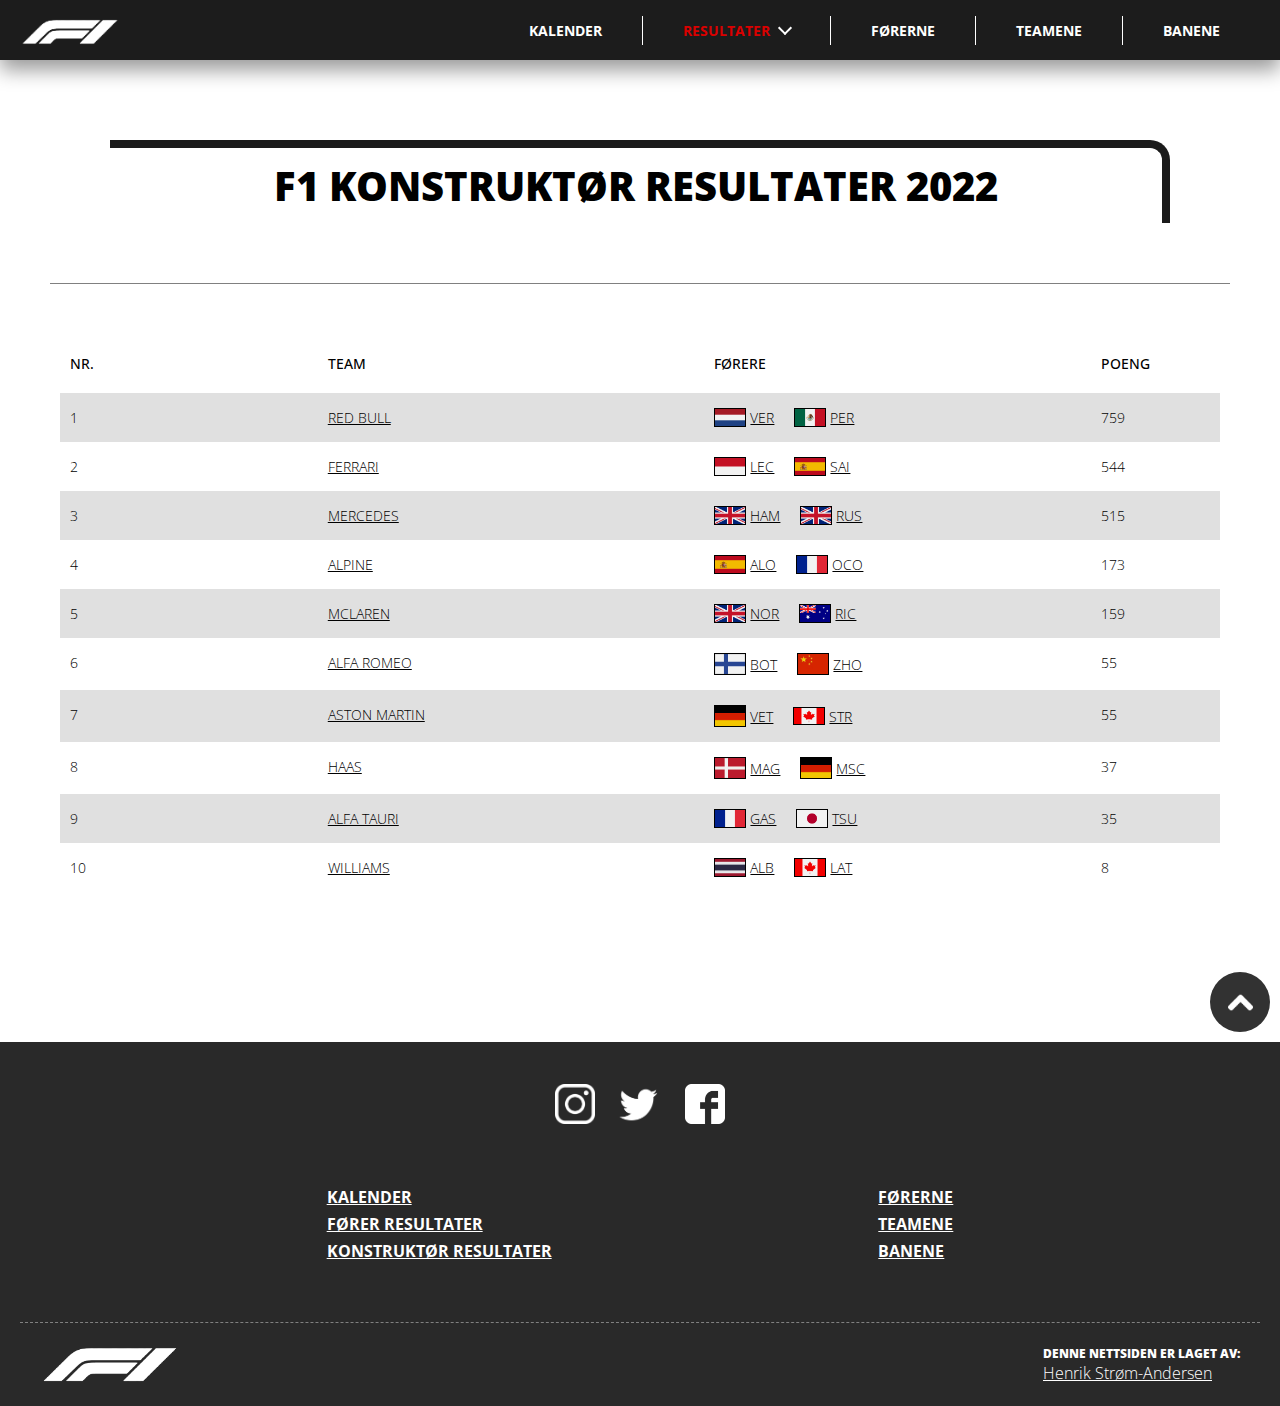
<file: konstruktor-resultater.html>
<!DOCTYPE html>
<html lang="no">
<head>
    <meta charset="UTF-8">
    <meta http-equiv="X-UA-Compatible" content="IE=edge">
    <meta name="viewport" content="width=device-width, initial-scale=1.0">
    <title>F1 Konstruktør Resultater</title>
    <link rel="icon" href="./ikoner/f1-logo-sort.png">

    <link rel="stylesheet" href="./css/style-layout.css">
    <link rel="stylesheet" href="css/style-konstruktor-resultater.css">

    <link rel="preconnect" href="https://fonts.googleapis.com">
    <link rel="preconnect" href="https://fonts.gstatic.com" crossorigin>
    <link href="https://fonts.googleapis.com/css2?family=Open+Sans:wght@300;400;500;600;700;800&display=swap" rel="stylesheet">
</head>
<body>
    <header>
        <nav id="hovedNav">
            <div>
                <a href="index.html">
                    <img class="logo" src="./ikoner/F1-logo-hvit.png" alt="Formel 1 logo">
                </a>
            </div>
            <div id="hovedNavLenker">
                <a href="kalender.html">
                    <div class="borderHøyre">
                        <h1>Kalender</h1>
                    </div>
                </a>
                <a class="dropDown" onclick="visDropDown()">
                    <div class="borderHøyre pilIkon">
                        <h1 class="valgtSide">Resultater</h1>
                        <div class="thick-arrow-down"></div>
                    </div>
                </a>
                <a href="forerne.html">
                    <div class="borderHøyre">
                        <h1>Førerne</h1>
                    </div>
                </a>
                <a href="teamene.html">
                    <div class="borderHøyre">
                        <h1>Teamene</h1>
                    </div>
                </a>
                <a href="banene.html">
                    <div>
                        <h1>Banene</h1>
                    </div>
                </a>
            </div>
        </nav>
        <nav class="dropDownMeny">
            <div class="borderHøyre">
                <a href="forer-resultater.html">Fører resultater</a>
            </div>
            <div class="dropDownMenyMargin">
                <a class="valgtSide" href="konstruktor-resultater.html">Konstruktør resultater</a>
            </div>
        </nav>
        <nav id="mobilNav">
            <div>
                <a href="index.html">
                    <img class="logo" id="mobilLogo" src="./ikoner/F1-logo-hvit.png" alt="Formel 1 logo">
                </a>
            </div>
            <div id="mobilMenyIkon">
                <a onclick="visMobilDropDown()">
                    <img src="./ikoner/hamburger-menu-ikon.png" alt="Meny knapp">
                </a>
            </div>
            <div id="mobilExitIkon">
                <a onclick="fjernMobilDropDown()">
                    <img  src="./ikoner/exit-ikon.png" alt="Lukk meny knapp">
                </a>
            </div>
        </nav>
        <nav id="mobilDropDownMeny">
            <a class="mobilMenyBorder" href="kalender.html">
                Kalender
            </a>
            <a class="mobilMenyBorder" href="forer-resultater.html">
                Fører <br> resultater
            </a>
            <a class="mobilMenyBorder valgtSide" href="konstruktor-resultater.html">
                Konstruktør <br> resultater
            </a>
            <a class="mobilMenyBorder" href="forerne.html">
                Førerne
            </a>
            <a class="mobilMenyBorder" href="teamene.html">
                Teamene
            </a>
            <a class="mobilMenyBorder" href="banene.html">
                Banene
            </a>
        </nav>
    </header>

    <main>
        <div>
            <div id="mobilMenyOverlay"></div>
            <div onclick="tilToppen()" id="tilToppen"><img id="pilOpp" src="./ikoner/pil-opp-ikon.png" alt="Pil opp ikon"></div>
        </div>
        <section>
            <div id="sideTittel">
                <h1>F1 konstruktør resultater 2022</h1>
            </div>
            
            <section class="tabell">
                <div class="tabellGrid">
                    <div class="kolonneNavn pcNr span-2">Plassering</div>
                    <div class="kolonneNavn mobilNr span-2">Nr.</div>
                    <div class="kolonneNavn">Team</div>
                    <div class="kolonneNavn førerNavn mobilSkjermFjern">Førere</div>
                    <div class="kolonneNavn poeng span-1">Poeng</div>
                </div>
    
                <div class="tabellGrid">
                    <div class="span-2">1</div>
                    <div>
                        <a href="./teamene.html#RedBull">Red Bull</a>
                    </div>
                    <div class="førerNavn mobilSkjermFjern gridLand">
                        <img src="./ikoner/flagg-ikoner/nederland-flagg.png" alt="Nederlands flagg">
                        <a href="./forerne-undersider/forerne-mv.html">VER</a>
                        <img src="./ikoner/flagg-ikoner/mexico-flagg.png" alt="Mexicos flagg">
                        <a href="./forerne.html#Perez">PER</a>
                    </div>
                    <div class="span-1">759</div>
                </div>
                <div class="tabellGrid">
                    <div class="span-2">2</div>
                    <div>
                        <a href="./teamene.html#Ferrari">Ferrari</a>
                    </div>
                    <div class="førerNavn mobilSkjermFjern gridLand">
                        <img src="./ikoner/flagg-ikoner/monaco-flagg.png" alt="Monacos flagg">
                        <a href="./forerne-undersider/forerne-cl.html">LEC</a>
                        <img src="./ikoner/flagg-ikoner/spania-flagg.png" alt="Spanias flagg">
                        <a href="./forerne.html#Sainz">SAI</a>
                    </div>
                    <div class="span-1">544</div>
                </div>
                <div class="tabellGrid">
                    <div class="span-2">3</div>
                    <div>
                        <a href="./teamene.html#Mercedes">Mercedes</a>
                    </div>
                    <div class="førerNavn mobilSkjermFjern gridLand">
                        <img src="./ikoner/flagg-ikoner/storbritannia-flagg.png" alt="Storbritannias flagg">
                        <a href="./forerne-undersider/forerne-lh.html">HAM</a>
                        <img src="./ikoner/flagg-ikoner/storbritannia-flagg.png" alt="Storbritannias flagg">
                        <a href="./forerne.html#Russell">RUS</a>
                    </div>
                    <div class="span-1">515</div>
                </div>
                <div class="tabellGrid">
                    <div class="span-2">4</div>
                    <div>
                        <a href="./teamene.html#Alpine">Alpine</a>
                    </div>
                    <div class="førerNavn mobilSkjermFjern gridLand">
                        <img src="./ikoner/flagg-ikoner/spania-flagg.png" alt="Spanias flagg">
                        <a href="./forerne.html#Alonso">ALO</a>
                        <img src="./ikoner/flagg-ikoner/frankrike-flagg.png" alt="Frankrikes flagg">
                        <a href="./forerne.html#Ocon">OCO</a>
                    </div>
                    <div class="span-1">173</div>
                </div>
                <div class="tabellGrid">
                    <div class="span-2">5</div>
                    <div>
                        <a href="./teamene.html#McLaren">Mclaren</a>
                    </div>
                    <div class="førerNavn mobilSkjermFjern gridLand">
                        <img src="./ikoner/flagg-ikoner/storbritannia-flagg.png" alt="Storbritannias flagg">
                        <a href="./forerne.html#Norris">NOR</a>
                        <img src="./ikoner/flagg-ikoner/australia-flagg.png" alt="Australias flagg">
                        <a href="./forerne.html#Ricciardo">RIC</a>
                    </div>
                    <div class="span-1">159</div>
                </div>
                <div class="tabellGrid">
                    <div class="span-2">6</div>
                    <div>
                        <a href="./teamene.html#AlfaRomeo">Alfa Romeo</a>
                    </div>
                    <div class="førerNavn mobilSkjermFjern gridLand">
                        <img src="./ikoner/flagg-ikoner/finland-flagg.gif" alt="Finlands flagg">
                        <a href="./forerne.html#Bottas">BOT</a>
                        <img src="./ikoner/flagg-ikoner/kina-flagg.jpeg" alt="Kinas flagg">
                        <a href="./forerne.html#Zhou">ZHO</a>
                    </div>
                    <div class="span-1">55</div>
                </div>
                <div class="tabellGrid">
                    <div class="span-2">7</div>
                    <div>
                        <a href="./teamene.html#AstonMartin">Aston Martin</a>
                    </div>
                    <div class="førerNavn mobilSkjermFjern gridLand">
                        <img src="./ikoner/flagg-ikoner/tyskland-flagg.jpeg" alt="Tysklands flagg">
                        <a href="./forerne.html#Vettel">VET</a>
                        <img src="./ikoner/flagg-ikoner/canada-flagg.png" alt="Canadas flagg">
                        <a href="./forerne.html#Stroll">STR</a>
                    </div>
                    <div class="span-1">55</div>
                </div>
                <div class="tabellGrid">
                    <div class="span-2">8</div>
                    <div>
                        <a href="./teamene.html#Haas">Haas</a>
                    </div>
                    <div class="førerNavn mobilSkjermFjern gridLand">
                        <img src="./ikoner/flagg-ikoner/danmark-flagg.jpeg" alt="Danmarks flagg">
                        <a href="./forerne.html#Magnussen">MAG</a>
                        <img src="./ikoner/flagg-ikoner/tyskland-flagg.jpeg" alt="Tysklands flagg">
                        <a href="./forerne.html#Schumacher">MSC</a>
                    </div>
                    <div class="span-1">37</div>
                </div>
                <div class="tabellGrid">
                    <div class="span-2">9</div>
                    <div>
                        <a href="./teamene.html#AlfaTauri">Alfa Tauri</a>
                    </div>
                    <div class="førerNavn mobilSkjermFjern gridLand">
                        <img src="./ikoner/flagg-ikoner/frankrike-flagg.png" alt="Frankrikets flagg">
                        <a href="./forerne.html#Gasly">GAS</a>
                        <img src="./ikoner/flagg-ikoner/japan-flagg.png" alt="Japans flagg">
                        <a href="./forerne.html#Tsunoda">TSU</a>
                    </div>
                    <div class="span-1">35</div>
                </div>
                <div class="tabellGrid">
                    <div class="span-2">10</div>
                    <div>
                        <a href="./teamene.html#Williams">Williams</a>
                    </div>
                    <div class="førerNavn mobilSkjermFjern gridLand">
                        <img src="./ikoner/flagg-ikoner/thailand-flagg.png" alt="Thailands flagg">
                        <a href="./forerne.html#Albon">ALB</a>
                        <img src="./ikoner/flagg-ikoner/canada-flagg.png" alt="Canadas flagg">
                        <a href="./forerne.html#Latifi">LAT</a>
                    </div>
                    <div class="span-1">8</div>
                </div>
            </section>
        </section>
    </main>
    
    <footer>
        <section class="footerSoMe">
            <a target="_blank" href="https://www.instagram.com/f1/">
                <img src="./ikoner/instagram-ikon.png" alt="Instagram ikon">
            </a>
            <a target="_blank" href="https://twitter.com/f1">
                <img id="twitterLogo" src="./ikoner/twitter-ikon.png" alt="Twitter ikon">
            </a>
            <a target="_blank" href="https://www.facebook.com/Formula1/">
                <img src="./ikoner/facebook-ikon.png" alt="Facebook ikon">
            </a>
        </section>
        <section class="footerMeny">
            <div>
                <a href="kalender.html">Kalender</a>
                <a href="forer-resultater.html">Fører resultater</a>
                <a href="konstruktor-resultater.html">Konstruktør resultater</a>
            </div>
            <div>
                <a href="forerne.html">Førerne</a>
                <a href="teamene.html">Teamene</a>
                <a href="banene.html">Banene</a>
            </div>
        </section>
        <section class="footerInfo">
            <div>
                <img src="./ikoner/F1-logo-hvit.png" alt="Formel 1 logo">
            </div>
            <div id="kreditering">
                <h2>Denne nettsiden er laget av:</h2>
                <!-- Gjør at den lager en mail til mailadressen min -->
                <a href="mailto:henrikstro@viken.no">Henrik Strøm-Andersen</a>
            </div>
        </section>
    </footer>

    <script src="js/knapp-funksjoner.js"></script>
</body>
</html>
</file>
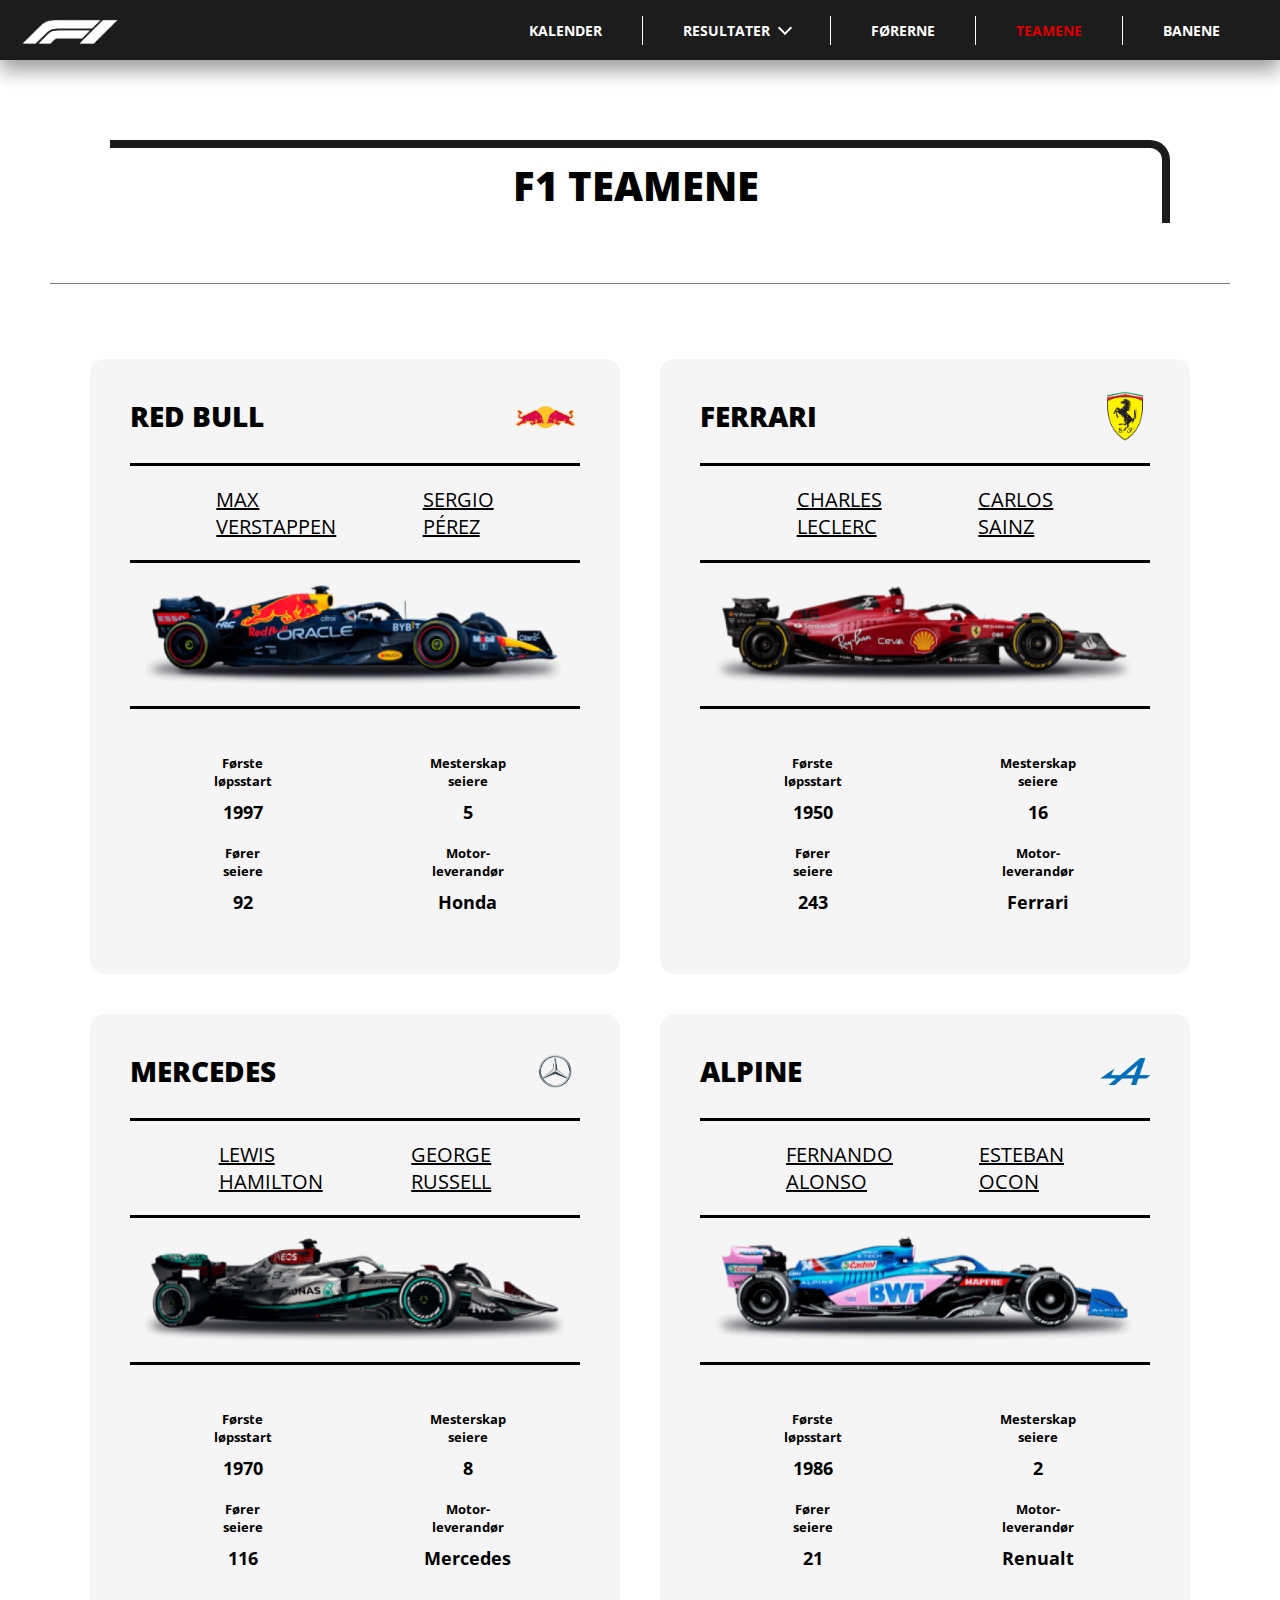
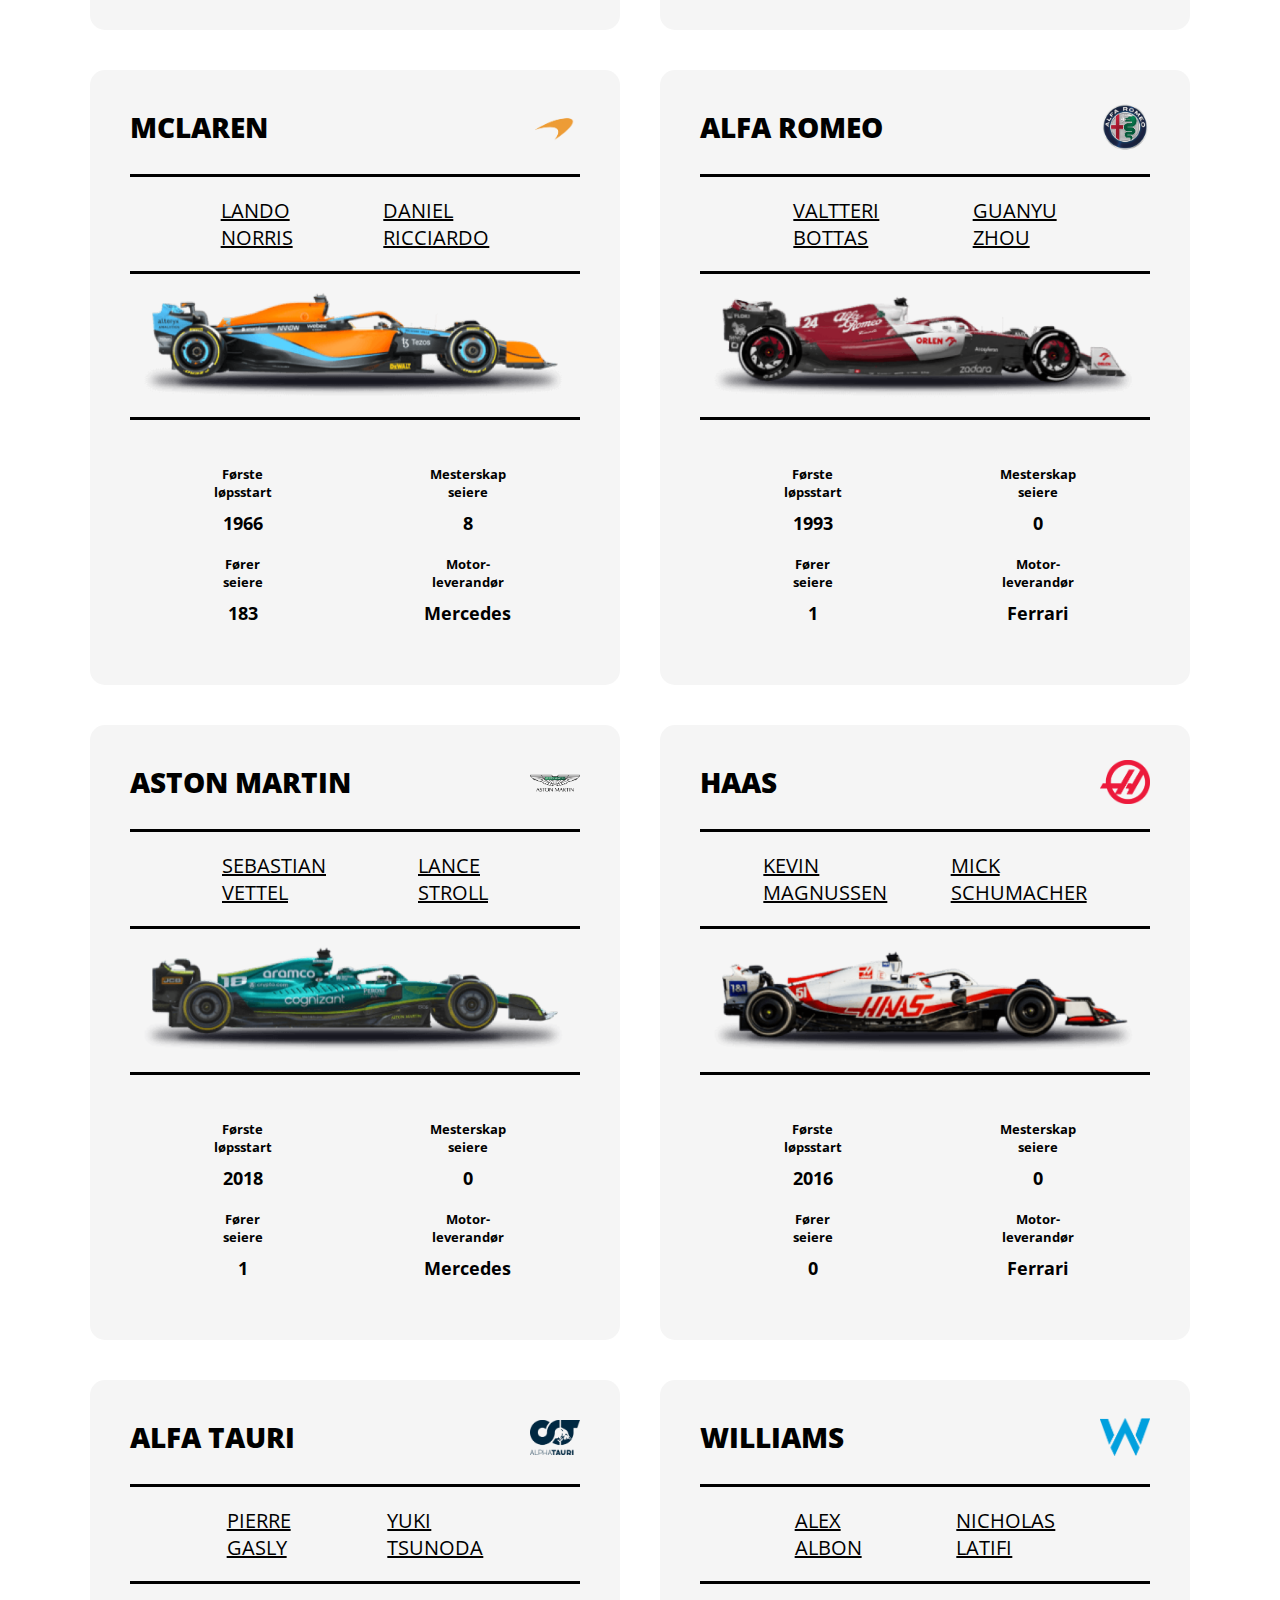
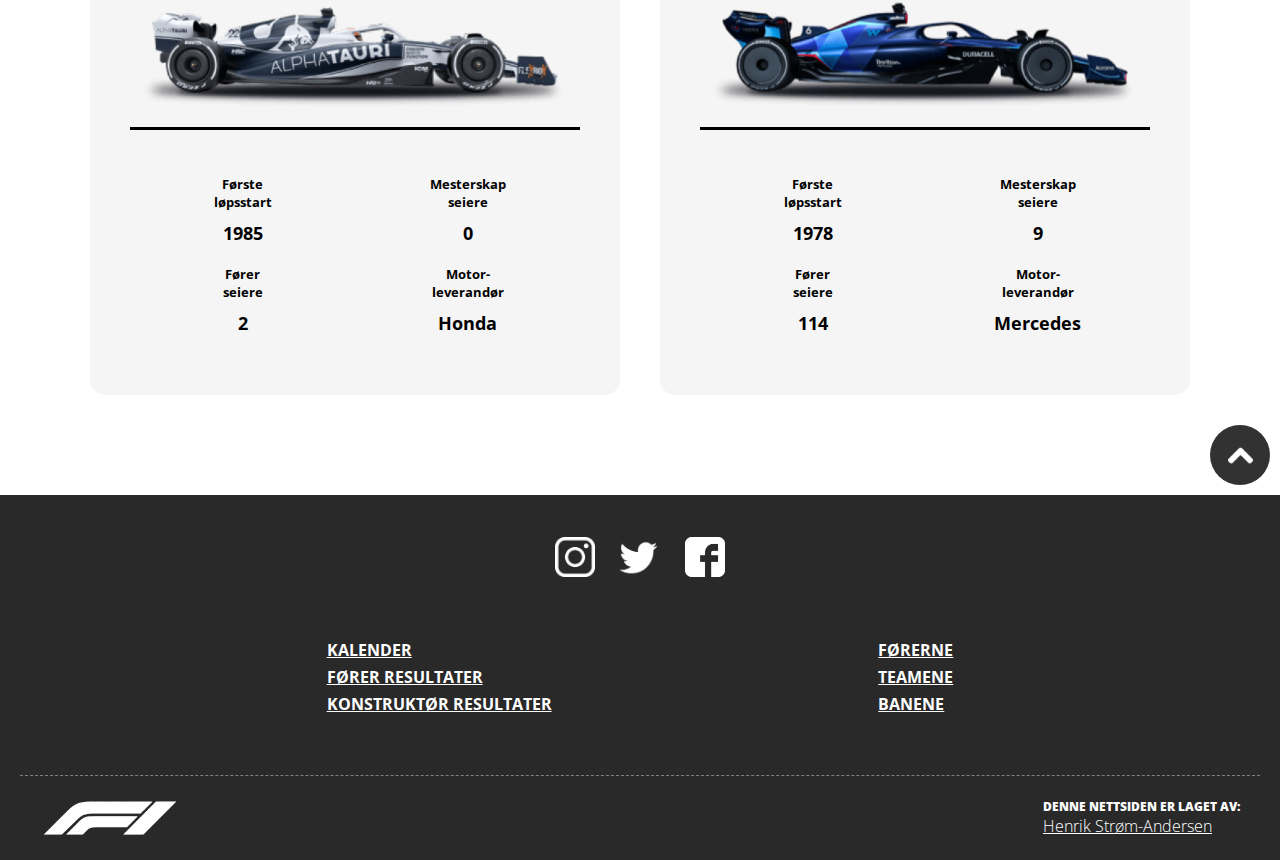
<file: teamene.html>
<!DOCTYPE html>
<html lang="no">
<head>
    <meta charset="UTF-8">
    <meta http-equiv="X-UA-Compatible" content="IE=edge">
    <meta name="viewport" content="width=device-width, initial-scale=1.0">
    <title>F1 Teamene</title>
    <link rel="icon" href="./ikoner/f1-logo-sort.png">

    <link rel="stylesheet" href="./css/style-layout.css">
    <link rel="stylesheet" href="css/style-teamene.css">

    <link rel="preconnect" href="https://fonts.googleapis.com">
    <link rel="preconnect" href="https://fonts.gstatic.com" crossorigin>
    <link href="https://fonts.googleapis.com/css2?family=Open+Sans:wght@300;400;500;600;700;800&display=swap" rel="stylesheet">
</head>
<body>
    <header>
        <nav id="hovedNav">
            <div>
                <a href="index.html">
                    <img class="logo" src="./ikoner/F1-logo-hvit.png" alt="Formel 1 logo">
                </a>
            </div>
            <div id="hovedNavLenker">
                <a href="kalender.html">
                    <div class="borderHøyre">
                        <h1>Kalender</h1>
                    </div>
                </a>
                <a class="dropDown" onclick="visDropDown()">
                    <div class="borderHøyre pilIkon">
                        <h1>Resultater</h1>
                        <div class="thick-arrow-down"></div>
                    </div>
                </a>
                <a href="forerne.html">
                    <div class="borderHøyre">
                        <h1>Førerne</h1>
                    </div>
                </a>
                <a href="teamene.html">
                    <div class="borderHøyre">
                        <h1 class="valgtSide">Teamene</h1>
                    </div>
                </a>
                <a href="banene.html">
                    <div>
                        <h1>Banene</h1>
                    </div>
                </a>
            </div>
        </nav>
        <nav class="dropDownMeny">
            <div class="borderHøyre">
                <a href="forer-resultater.html">Fører resultater</a>
            </div>
            <div class="dropDownMenyMargin">
                <a href="konstruktor-resultater.html">Konstruktør resultater</a>
            </div>
        </nav>
        <nav id="mobilNav">
            <div>
                <a href="index.html">
                    <img class="logo" id="mobilLogo" src="./ikoner/F1-logo-hvit.png" alt="Formel 1 logo">
                </a>
            </div>
            <div id="mobilMenyIkon">
                <a onclick="visMobilDropDown()">
                    <img src="./ikoner/hamburger-menu-ikon.png" alt="Meny knapp">
                </a>
            </div>
            <div id="mobilExitIkon">
                <a onclick="fjernMobilDropDown()">
                    <img  src="./ikoner/exit-ikon.png" alt="Lukk meny knapp">
                </a>
            </div>
        </nav>
        <nav id="mobilDropDownMeny">
            <a class="mobilMenyBorder" href="kalender.html">
                Kalender
            </a>
            <a class="mobilMenyBorder" href="forer-resultater.html">
                Fører <br> resultater
            </a>
            <a class="mobilMenyBorder" href="konstruktor-resultater.html">
                Konstruktør <br> resultater
            </a>
            <a class="mobilMenyBorder" href="forerne.html">
                Førerne
            </a>
            <a class="mobilMenyBorder valgtSide" href="teamene.html">
                Teamene
            </a>
            <a class="mobilMenyBorder" href="banene.html">
                Banene
            </a>
        </nav>
    </header>

    <main>
        <div>
            <div id="mobilMenyOverlay"></div>
            <div onclick="tilToppen()" id="tilToppen"><img id="pilOpp" src="./ikoner/pil-opp-ikon.png" alt="Pil opp ikon"></div>
        </div>
        <section>
            <div id="sideTittel">
                <h1>F1 teamene</h1>
            </div>

            <div class="gridContainer">
                <div class="gridInnhold" id="RedBull">
                    <div class="teamNavn">
                        <h3>Red Bull</h3>
                        <img id="redBullLogo" src="./ikoner/team-logoer/red-bull-logo.png" alt="Red Bull Logo">
                    </div>
                    <div class="teamForere">
                        <a href="./forerne-undersider/forerne-mv.html">Max<br>Verstappen</a>
                        <a href="./forerne.html#Perez">Sergio<br>Pérez</a>
                    </div>
                    <img class="bilBilde" src="./bilder/bilene/red-bull-bil.png" alt="Bilde av en Red Bull bil">
                    <div class="infoGrid">
                        <div>
                            <h5>Første<br>løpsstart</h5>
                            <h4>1997</h4>
                        </div>
                        <div>
                            <h5>Mesterskap<br>seiere</h5>
                            <h4>5</h4>
                        </div>
                        <div>
                            <h5>Fører<br>seiere</h5>
                            <h4>92</h4>
                        </div>
                        <div>
                            <h5>Motor-<br>leverandør</h5>
                            <h4>Honda</h4>
                        </div>
                    </div>
                </div>
                <div class="gridInnhold" id="Ferrari">
                    <div class="teamNavn">
                        <h3>Ferrari</h3>
                        <img src="./ikoner/team-logoer/ferrari-logo.png" alt="Ferrari Logo">
                    </div>
                    <div class="teamForere">
                        <a href="./forerne-undersider/forerne-cl.html">Charles<br>Leclerc</a>
                        <a href="./forerne.html#Sainz">Carlos<br>Sainz</a>
                    </div>
                    <img class="bilBilde" src="./bilder/bilene/ferrari-bil.png" alt="Bilde av en Ferrari bil">
                    <div class="infoGrid">
                        <div>
                            <h5>Første<br>løpsstart</h5>
                            <h4>1950</h4>
                        </div>
                        <div>
                            <h5>Mesterskap<br>seiere</h5>
                            <h4>16</h4>
                        </div>
                        <div>
                            <h5>Fører<br>seiere</h5>
                            <h4>243</h4>
                        </div>
                        <div>
                            <h5>Motor-<br>leverandør</h5>
                            <h4>Ferrari</h4>
                        </div>
                    </div>
                </div>
                <div class="gridInnhold" id="Mercedes">
                    <div class="teamNavn">
                        <h3>Mercedes</h3>
                        <img src="./ikoner/team-logoer/mercedes-logo.png" alt="Mercedes Logo">
                    </div>
                    <div class="teamForere">
                        <a href="./forerne-undersider/forerne-lh.html">Lewis<br>Hamilton</a>
                        <a href="./forerne.html#Russell">George<br>Russell</a>
                    </div>
                    <img class="bilBilde" src="./bilder/bilene/mercedes-bil.png" alt="Bilde av en Mercedes bil">
                    <div class="infoGrid">
                        <div>
                            <h5>Første<br>løpsstart</h5>
                            <h4>1970</h4>
                        </div>
                        <div>
                            <h5>Mesterskap<br>seiere</h5>
                            <h4>8</h4>
                        </div>
                        <div>
                            <h5>Fører<br>seiere</h5>
                            <h4>116</h4>
                        </div>
                        <div>
                            <h5>Motor-<br>leverandør</h5>
                            <h4>Mercedes</h4>
                        </div>
                    </div>
                </div>
                <div class="gridInnhold" id="Alpine">
                    <div class="teamNavn">
                        <h3>Alpine</h3>
                        <img src="./ikoner/team-logoer/alpine-logo.webp" alt="Alpine Logo">
                    </div>
                    <div class="teamForere">
                        <a href="./forerne.html#Alonso">Fernando<br>Alonso</a>
                        <a href="./forerne.html#Ocon">Esteban<br>Ocon</a>
                    </div>
                    <img class="bilBilde" src="./bilder/bilene/alpine-bil.png" alt="Bilde av en Alpine bil">
                    <div class="infoGrid">
                        <div>
                            <h5>Første<br>løpsstart</h5>
                            <h4>1986</h4>
                        </div>
                        <div>
                            <h5>Mesterskap<br>seiere</h5>
                            <h4>2</h4>
                        </div>
                        <div>
                            <h5>Fører<br>seiere</h5>
                            <h4>21</h4>
                        </div>
                        <div>
                            <h5>Motor-<br>leverandør</h5>
                            <h4>Renualt</h4>
                        </div>
                    </div>
                </div>
                <div class="gridInnhold" id="McLaren">
                    <div class="teamNavn">
                        <h3>McLaren</h3>
                        <img src="./ikoner/team-logoer/mclaren-logo.webp" alt="McLaren Logo">
                    </div>
                    <div class="teamForere">
                        <a href="./forerne.html#Norris">Lando<br>Norris</a>
                        <a href="./forerne.html#Ricciardo">Daniel<br>Ricciardo</a>
                    </div>
                    <img class="bilBilde" src="./bilder/bilene/mclaren-bil.png" alt="Bilde av en McLaren bil">
                    <div class="infoGrid">
                        <div>
                            <h5>Første<br>løpsstart</h5>
                            <h4>1966</h4>
                        </div>
                        <div>
                            <h5>Mesterskap<br>seiere</h5>
                            <h4>8</h4>
                        </div>
                        <div>
                            <h5>Fører<br>seiere</h5>
                            <h4>183</h4>
                        </div>
                        <div>
                            <h5>Motor-<br>leverandør</h5>
                            <h4>Mercedes</h4>
                        </div>
                    </div>
                </div>
                <div class="gridInnhold" id="AlfaRomeo">
                    <div class="teamNavn">
                        <h3>Alfa Romeo</h3>
                        <img src="./ikoner/team-logoer/alfa-romeo-logo.png" alt="Alfa Romeo Logo">
                    </div>
                    <div class="teamForere">
                        <a href="./forerne.html#Bottas">Valtteri<br>Bottas</a>
                        <a href="./forerne.html#Zhou">Guanyu<br>Zhou</a>
                    </div>
                    <img class="bilBilde" src="./bilder/bilene/alfa-romeo-bil.png" alt="Bilde av en Alfa Romeo bil">
                    <div class="infoGrid">
                        <div>
                            <h5>Første<br>løpsstart</h5>
                            <h4>1993</h4>
                        </div>
                        <div>
                            <h5>Mesterskap<br>seiere</h5>
                            <h4>0</h4>
                        </div>
                        <div>
                            <h5>Fører<br>seiere</h5>
                            <h4>1</h4>
                        </div>
                        <div>
                            <h5>Motor-<br>leverandør</h5>
                            <h4>Ferrari</h4>
                        </div>
                    </div>
                </div>
                <div class="gridInnhold" id="AstonMartin">
                    <div class="teamNavn">
                        <h3>Aston Martin</h3>
                        <img src="./ikoner/team-logoer/aston-martin-logo.png" alt="Aston Martin Logo">
                    </div>
                    <div class="teamForere">
                        <a href="./forerne.html#Vettel">Sebastian<br>Vettel</a>
                        <a href="./forerne.html#Stroll">Lance<br>Stroll</a>
                    </div>
                    <img class="bilBilde" src="./bilder/bilene/aston-martin-bil.png" alt="Bilde av en Aston Martin bil">
                    <div class="infoGrid">
                        <div>
                            <h5>Første<br>løpsstart</h5>
                            <h4>2018</h4>
                        </div>
                        <div>
                            <h5>Mesterskap<br>seiere</h5>
                            <h4>0</h4>
                        </div>
                        <div>
                            <h5>Fører<br>seiere</h5>
                            <h4>1</h4>
                        </div>
                        <div>
                            <h5>Motor-<br>leverandør</h5>
                            <h4>Mercedes</h4>
                        </div>
                    </div>
                </div>
                <div class="gridInnhold" id="Haas">
                    <div class="teamNavn">
                        <h3>Haas</h3>
                        <img src="./ikoner/team-logoer/haas-logo.png" alt="Haas Logo">
                    </div>
                    <div class="teamForere">
                        <a href="./forerne.html#Magnussen">Kevin<br>Magnussen</a>
                        <a href="./forerne.html#Schumacher">Mick<br>Schumacher</a>
                    </div>
                    <img class="bilBilde" src="./bilder/bilene/haas-bil.png" alt="Bilde av en Haas bil">
                    <div class="infoGrid">
                        <div>
                            <h5>Første<br>løpsstart</h5>
                            <h4>2016</h4>
                        </div>
                        <div>
                            <h5>Mesterskap<br>seiere</h5>
                            <h4>0</h4>
                        </div>
                        <div>
                            <h5>Fører<br>seiere</h5>
                            <h4>0</h4>
                        </div>
                        <div>
                            <h5>Motor-<br>leverandør</h5>
                            <h4>Ferrari</h4>
                        </div>
                    </div>
                </div>
                <div class="gridInnhold" id="AlfaTauri">
                    <div class="teamNavn">
                        <h3>Alfa Tauri</h3>
                        <img src="./ikoner/team-logoer/alfa-tauri-logo.png" alt="Alfa Tauri Logo">
                    </div>
                    <div class="teamForere">
                        <a href="./forerne-undersider/forerne-pg.html">Pierre<br>Gasly</a>
                        <a href="./forerne.html#Tsunoda">Yuki<br>Tsunoda</a>
                    </div>
                    <img class="bilBilde" src="./bilder/bilene/alfa-tauri-bil.png" alt="Bilde av en Alfa Tauri bil">
                    <div class="infoGrid">
                        <div>
                            <h5>Første<br>løpsstart</h5>
                            <h4>1985</h4>
                        </div>
                        <div>
                            <h5>Mesterskap<br>seiere</h5>
                            <h4>0</h4>
                        </div>
                        <div>
                            <h5>Fører<br>seiere</h5>
                            <h4>2</h4>
                        </div>
                        <div>
                            <h5>Motor-<br>leverandør</h5>
                            <h4>Honda</h4>
                        </div>
                    </div>
                </div>
                <div class="gridInnhold" id="Williams">
                    <div class="teamNavn">
                        <h3>Williams</h3>
                        <img src="./ikoner/team-logoer/williams-logo.png" alt="Williams Logo">
                    </div>
                    <div class="teamForere">
                        <a href="./forerne-undersider/forerne-aa.html">Alex<br>Albon</a>
                        <a href="./forerne.html#Latifi">Nicholas<br>Latifi</a>
                    </div>
                    <img class="bilBilde" src="./bilder/bilene/williams-bil.png" alt="Bilde av en Williams bil">
                    <div class="infoGrid">
                        <div>
                            <h5>Første<br>løpsstart</h5>
                            <h4>1978</h4>
                        </div>
                        <div>
                            <h5>Mesterskap<br>seiere</h5>
                            <h4>9</h4>
                        </div>
                        <div>
                            <h5>Fører<br>seiere</h5>
                            <h4>114</h4>
                        </div>
                        <div>
                            <h5>Motor-<br>leverandør</h5>
                            <h4>Mercedes</h4>
                        </div>
                    </div>
                </div>

            </div>
        </section>
    </main>
    
    <footer>
        <section class="footerSoMe">
            <a target="_blank" href="https://www.instagram.com/f1/">
                <img src="./ikoner/instagram-ikon.png" alt="Instagram ikon">
            </a>
            <a target="_blank" href="https://twitter.com/f1">
                <img id="twitterLogo" src="./ikoner/twitter-ikon.png" alt="Twitter ikon">
            </a>
            <a target="_blank" href="https://www.facebook.com/Formula1/">
                <img src="./ikoner/facebook-ikon.png" alt="Facebook ikon">
            </a>
        </section>
        <section class="footerMeny">
            <div>
                <a href="kalender.html">Kalender</a>
                <a href="forer-resultater.html">Fører resultater</a>
                <a href="konstruktor-resultater.html">Konstruktør resultater</a>
            </div>
            <div>
                <a href="forerne.html">Førerne</a>
                <a href="teamene.html">Teamene</a>
                <a href="banene.html">Banene</a>
            </div>
        </section>
        <section class="footerInfo">
            <div>
                <img src="./ikoner/F1-logo-hvit.png" alt="Formel 1 logo">
            </div>
            <div id="kreditering">
                <h2>Denne nettsiden er laget av:</h2>
                <!-- Gjør at den lager en mail til mailadressen min -->
                <a href="mailto:henrikstro@viken.no">Henrik Strøm-Andersen</a>
            </div>
        </section>
    </footer>

    <script src="js/knapp-funksjoner.js"></script>
</body>
</html>
</file>
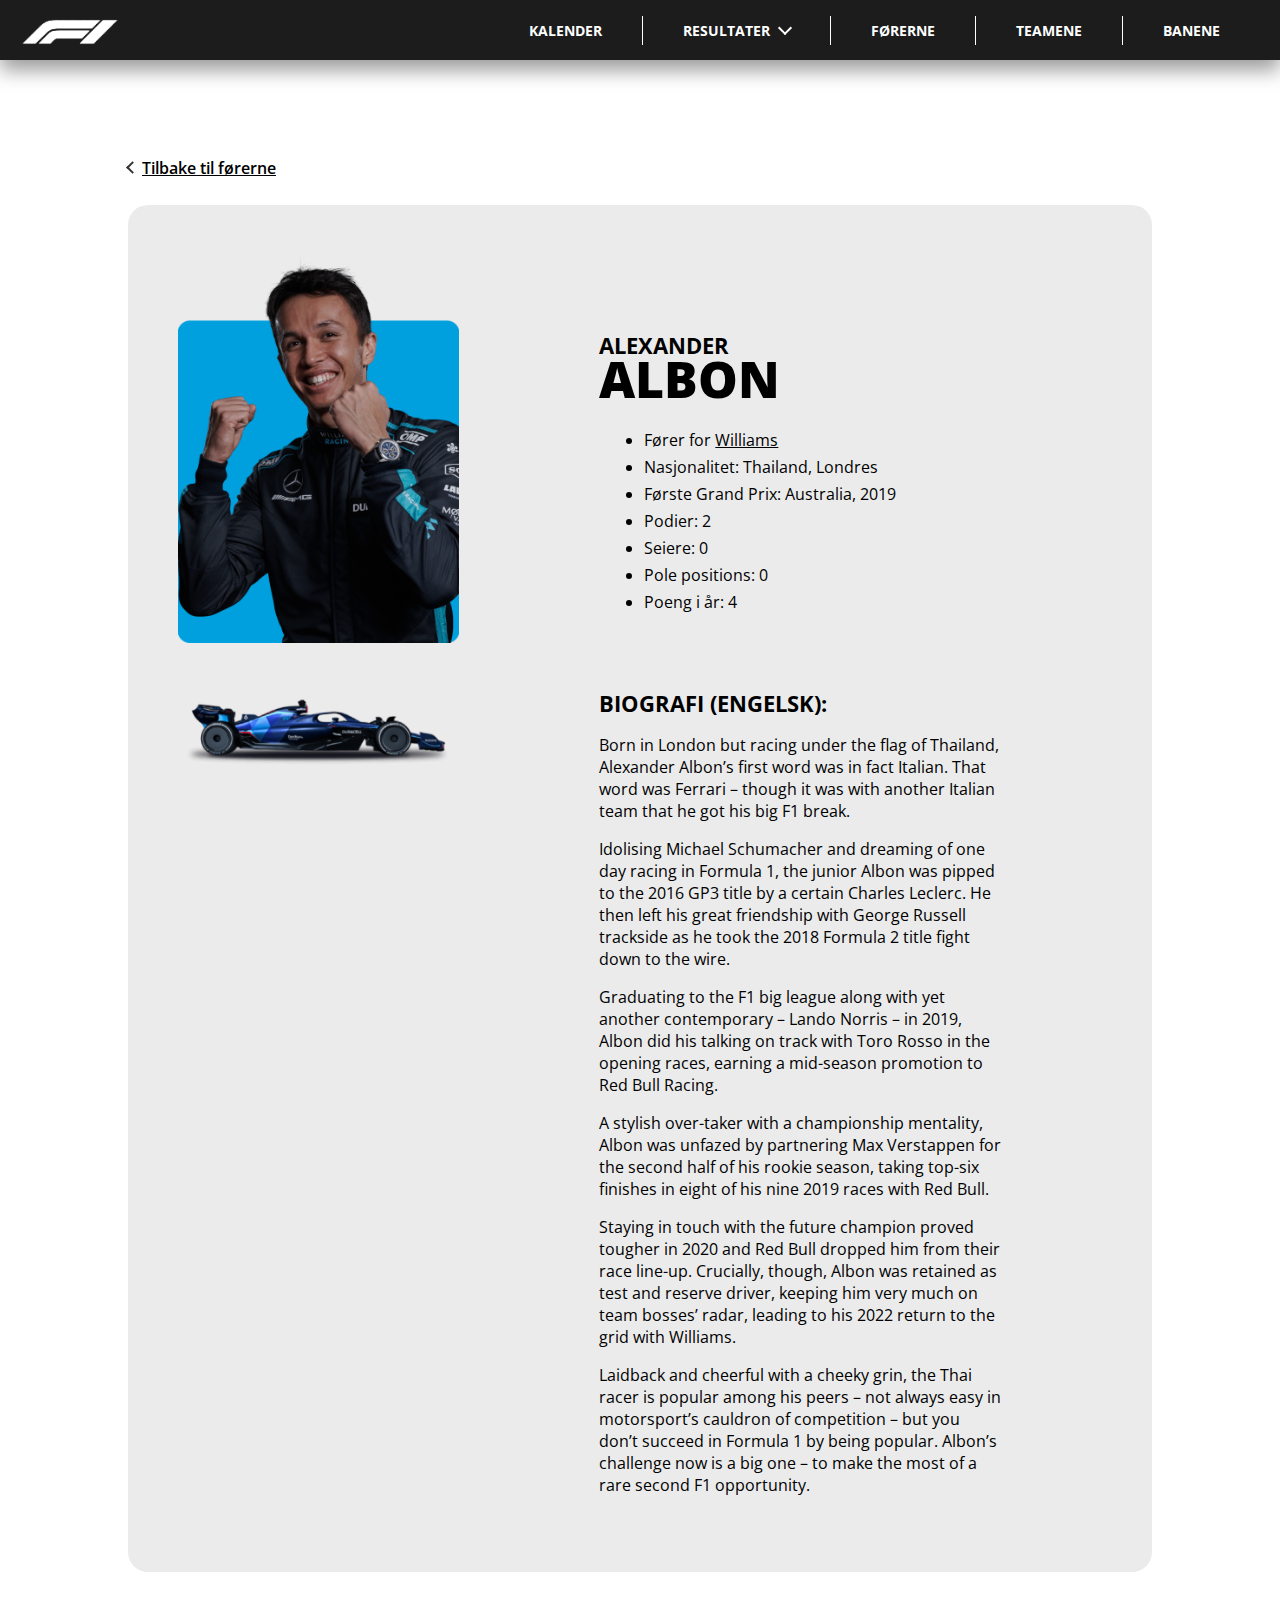
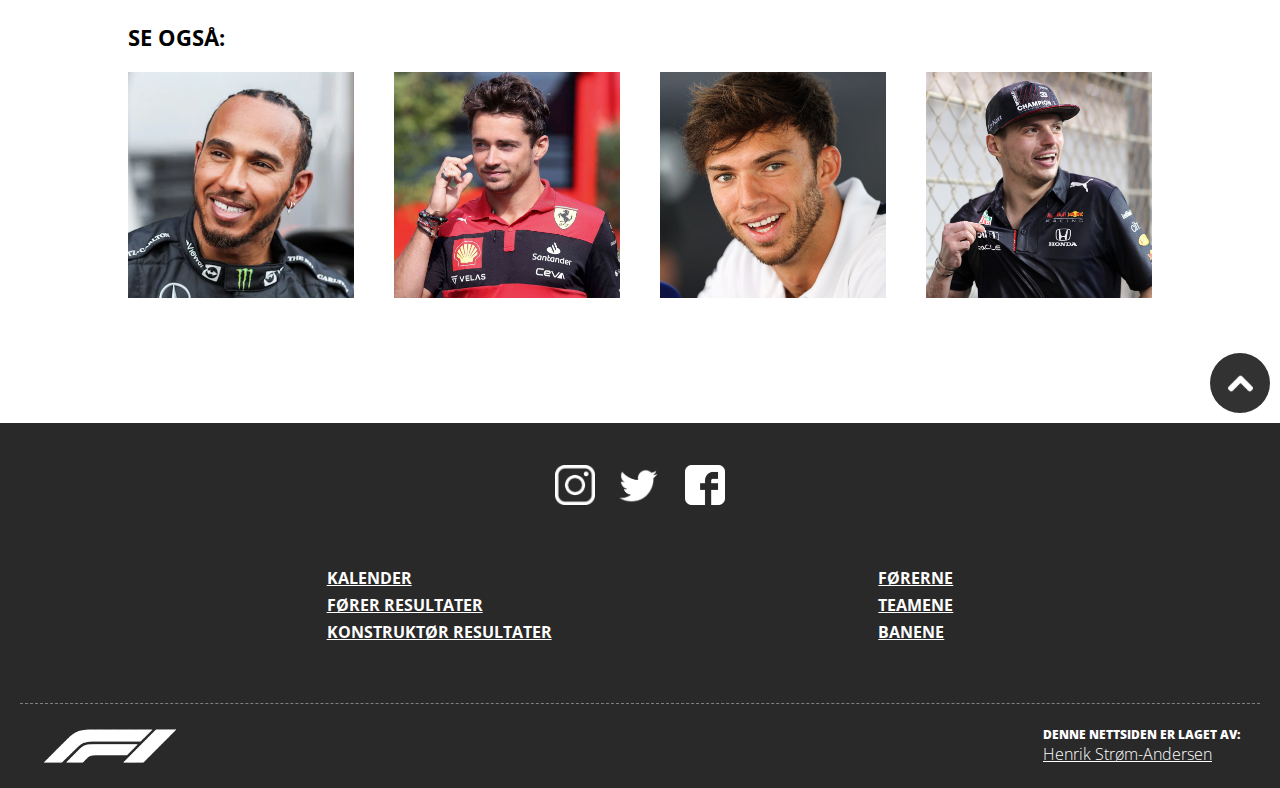
<file: forerne-undersider/forerne-aa.html>
<!DOCTYPE html>
<html lang="no">
<head>
    <meta charset="UTF-8">
    <meta http-equiv="X-UA-Compatible" content="IE=edge">
    <meta name="viewport" content="width=device-width, initial-scale=1.0">
    <title>F1: Alex Albon</title>
    <link rel="icon" href="../ikoner/f1-logo-sort.png">

    <link rel="stylesheet" href="../css/style-layout.css">
    <link rel="stylesheet" href="../css/style-forerne-underside.css">

    <link rel="preconnect" href="https://fonts.googleapis.com">
    <link rel="preconnect" href="https://fonts.gstatic.com" crossorigin>
    <link href="https://fonts.googleapis.com/css2?family=Open+Sans:wght@300;400;500;600;700;800&display=swap" rel="stylesheet">
</head>
<body>
    <header>
        <nav id="hovedNav">
            <div>
                <a href="../index.html">
                    <img class="logo" src="../ikoner/F1-logo-hvit.png" alt="Formel 1 logo">
                </a>
            </div>
            <div id="hovedNavLenker">
                <a href="../kalender.html">
                    <div class="borderHøyre">
                        <h1>Kalender</h1>
                    </div>
                </a>
                <a class="dropDown" onclick="visDropDown()">
                    <div class="borderHøyre pilIkon">
                        <h1>Resultater</h1>
                        <div class="thick-arrow-down"></div>
                    </div>
                </a>
                <a href="../forerne.html">
                    <div class="borderHøyre">
                        <h1 class="valgtSide">Førerne</h1>
                    </div>
                </a>
                <a href="../teamene.html">
                    <div class="borderHøyre">
                        <h1>Teamene</h1>
                    </div>
                </a>
                <a href="../banene.html">
                    <div>
                        <h1>Banene</h1>
                    </div>
                </a>
            </div>
        </nav>
        <nav class="dropDownMeny">
            <div class="borderHøyre">
                <a href="../forer-resultater.html">Fører resultater</a>
            </div>
            <div class="dropDownMenyMargin">
                <a href="../konstruktor-resultater.html">Konstruktør resultater</a>
            </div>
        </nav>
        <nav id="mobilNav">
            <div>
                <a href="../index.html">
                    <img class="logo" id="mobilLogo" src="../ikoner/F1-logo-hvit.png" alt="Formel 1 logo">
                </a>
            </div>
            <div id="mobilMenyIkon">
                <a onclick="visMobilDropDown()">
                    <img src="../ikoner/hamburger-menu-ikon.png" alt="Meny knapp">
                </a>
            </div>
            <div id="mobilExitIkon">
                <a onclick="fjernMobilDropDown()">
                    <img  src="../ikoner/exit-ikon.png" alt="Lukk meny knapp">
                </a>
            </div>
        </nav>
        <nav id="mobilDropDownMeny">
            <a class="mobilMenyBorder" href="../kalender.html">
                Kalender
            </a>
            <a class="mobilMenyBorder" href="../forer-resultater.html">
                Fører <br> resultater
            </a>
            <a class="mobilMenyBorder" href="../konstruktor-resultater.html">
                Konstruktør <br> resultater
            </a>
            <a class="mobilMenyBorder valgtSide" href="../forerne.html">
                Førerne
            </a>
            <a class="mobilMenyBorder" href="../teamene.html">
                Teamene
            </a>
            <a class="mobilMenyBorder" href="../banene.html">
                Banene
            </a>
        </nav>
    </header>

    <main>
        <div>
            <div id="mobilMenyOverlay"></div>
            <div onclick="tilToppen()" id="tilToppen"><img id="pilOpp" src="../ikoner/pil-opp-ikon.png" alt="Pil opp ikon"></div>
        </div>

        <section>
            <a class="tilbakeKnapp" href="../forerne.html">
                <div class="arrow-left"></div>
                <h5>Tilbake til førerne</h5>
            </a>
            <div class="gridContainer">
                <div class="bilder">
                    <img src="../bilder/førerne/AA-profil.png" alt="Bilde av Alex Albon">
                    <a class="teamLenke" href="../teamene.html#Williams">
                        <img src="../bilder/bilene/williams-bil.png" alt="Bilde av Williams bilen">
                    </a>
                </div>
                <div class="innhold">
                    <div class="forerListe">
                        <h3>Alexander</h3>
                        <h2>Albon</h2>
                        <ul>
                            <li>Fører for <a href="../teamene.html#Williams">Williams</a></li>
                            <li>Nasjonalitet: Thailand, Londres</li>
                            <li>Første Grand Prix: Australia, 2019</li>
                            <li>Podier: 2</li>
                            <li>Seiere: 0</li>
                            <li>Pole positions: 0</li>
                            <li>Poeng i år: 4</li>
                        </ul>
                    </div>
                    <div class="biografi">
                        <h3>Biografi (engelsk):</h3>
                        
                        <p>Born in London but racing under the flag of Thailand, Alexander Albon’s first word was in fact Italian. That word was Ferrari – though it was with another Italian team that he got his big F1 break.</p>
                        <p>Idolising Michael Schumacher and dreaming of one day racing in Formula 1, the junior Albon was pipped to the 2016 GP3 title by a certain Charles Leclerc. He then left his great friendship with George Russell trackside as he took the 2018 Formula 2 title fight down to the wire.</p>
                        <p>Graduating to the F1 big league along with yet another contemporary – Lando Norris – in 2019, Albon did his talking on track with Toro Rosso in the opening races, earning a mid-season promotion to Red Bull Racing.</p>
                        <p>A stylish over-taker with a championship mentality, Albon was unfazed by partnering Max Verstappen for the second half of his rookie season, taking top-six finishes in eight of his nine 2019 races with Red Bull.</p>
                        <p>Staying in touch with the future champion proved tougher in 2020 and Red Bull dropped him from their race line-up. Crucially, though, Albon was retained as test and reserve driver, keeping him very much on team bosses’ radar, leading to his 2022 return to the grid with Williams.</p>
                        <p>Laidback and cheerful with a cheeky grin, the Thai racer is popular among his peers – not always easy in motorsport’s cauldron of competition – but you don’t succeed in Formula 1 by being popular. Albon’s challenge now is a big one – to make the most of a rare second F1 opportunity.</p>
                    </div>
                </div>
            </div>

            <h3>Se også:</h3>
            <div class="andreForereGrid">
                <a href="./forerne-lh.html">
                    <img class="forerBilde" src="../bilder/førerne/LH-forside.png" alt="Bilde av Lewis Hamilton">
                    <h3 class="forerTekst">Lewis Hamilton</h3>
                </a>
                <a href="./forerne-cl.html">
                    <img class="forerBilde" src="../bilder/førerne/CL-forside.png" alt="Bilde av Charles Leclerc">
                    <h3 class="forerTekst">Charles Leclerc</h3>
                </a>
                <a href="./forerne-pg.html">
                    <img class="forerBilde" src="../bilder/førerne/PG-forside.png" alt="Bilde av Pierre Gasly">
                    <h3 class="forerTekst">Pierre Gasly</h3>
                </a>
                <a href="./forerne-mv.html">
                    <img class="forerBilde" src="../bilder/førerne/MV-forside.png" alt="Bilde av Max Verstappen">
                    <h3 class="forerTekst">Max Verstappen</h3>
                </a>
            </div>

        </section>
    </main>
    
    <footer>
        <section class="footerSoMe">
            <a target="_blank" href="https://www.instagram.com/f1/">
                <img src="../ikoner/instagram-ikon.png" alt="Instagram ikon">
            </a>
            <a target="_blank" href="https://twitter.com/f1">
                <img id="twitterLogo" src="../ikoner/twitter-ikon.png" alt="Twitter ikon">
            </a>
            <a target="_blank" href="https://www.facebook.com/Formula1/">
                <img src="../ikoner/facebook-ikon.png" alt="Facebook ikon">
            </a>
        </section>
        <section class="footerMeny">
            <div>
                <a href="../kalender.html">Kalender</a>
                <a href="../forer-resultater.html">Fører resultater</a>
                <a href="../konstruktor-resultater.html">Konstruktør resultater</a>
            </div>
            <div>
                <a href="../forerne.html">Førerne</a>
                <a href="../teamene.html">Teamene</a>
                <a href="../banene.html">Banene</a>
            </div>
        </section>
        <section class="footerInfo">
            <div>
                <img src="../ikoner/F1-logo-hvit.png" alt="Formel 1 logo">
            </div>
            <div id="kreditering">
                <h2>Denne nettsiden er laget av:</h2>
                <!-- Gjør at den lager en mail til mailadressen min -->
                <a href="mailto:henrikstro@viken.no">Henrik Strøm-Andersen</a>
            </div>
        </section>
    </footer>

    <script src="../js/knapp-funksjoner.js"></script>
</body>
</html>
</file>
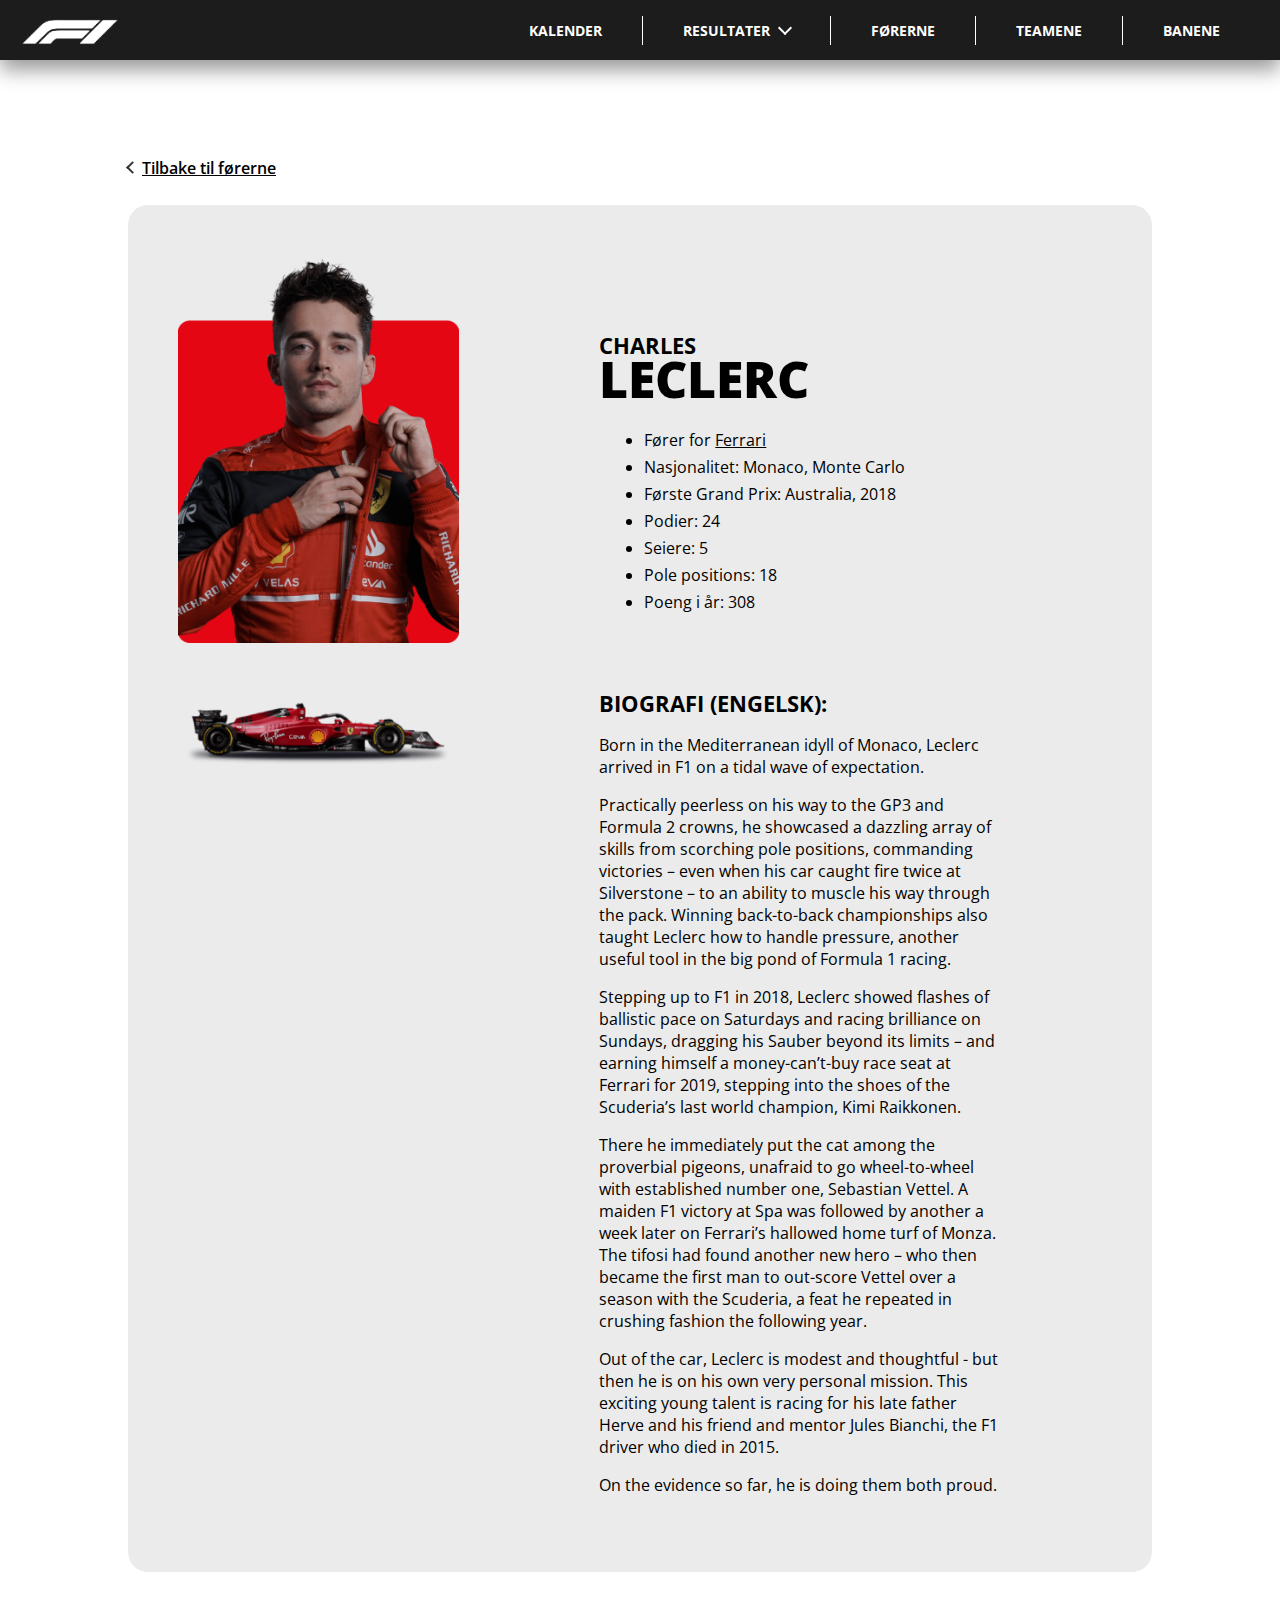
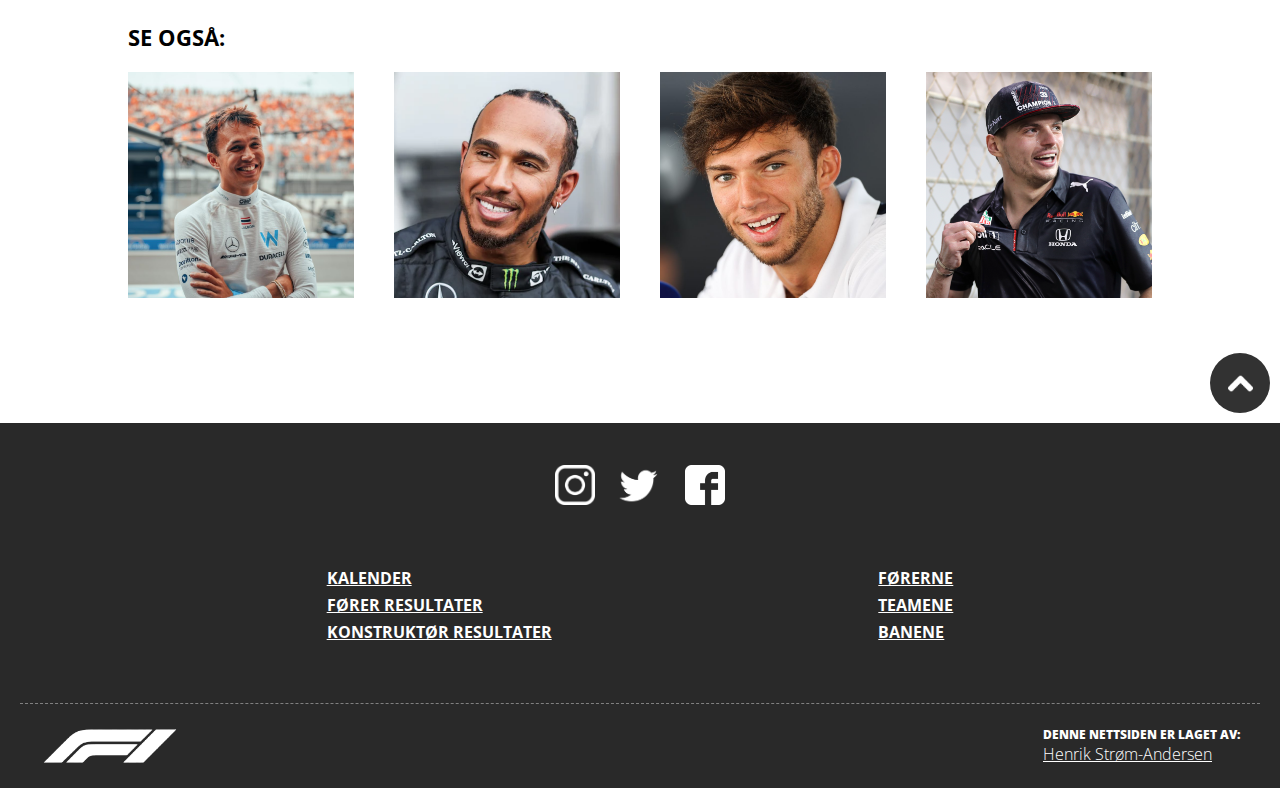
<file: forerne-undersider/forerne-cl.html>
<!DOCTYPE html>
<html lang="no">
<head>
    <meta charset="UTF-8">
    <meta http-equiv="X-UA-Compatible" content="IE=edge">
    <meta name="viewport" content="width=device-width, initial-scale=1.0">
    <title>F1: Charles Leclerc</title>
    <link rel="icon" href="../ikoner/f1-logo-sort.png">

    <link rel="stylesheet" href="../css/style-layout.css">
    <link rel="stylesheet" href="../css/style-forerne-underside.css">

    <link rel="preconnect" href="https://fonts.googleapis.com">
    <link rel="preconnect" href="https://fonts.gstatic.com" crossorigin>
    <link href="https://fonts.googleapis.com/css2?family=Open+Sans:wght@300;400;500;600;700;800&display=swap" rel="stylesheet">
</head>
<body>
    <header>
        <nav id="hovedNav">
            <div>
                <a href="../index.html">
                    <img class="logo" src="../ikoner/F1-logo-hvit.png" alt="Formel 1 logo">
                </a>
            </div>
            <div id="hovedNavLenker">
                <a href="../kalender.html">
                    <div class="borderHøyre">
                        <h1>Kalender</h1>
                    </div>
                </a>
                <a class="dropDown" onclick="visDropDown()">
                    <div class="borderHøyre pilIkon">
                        <h1>Resultater</h1>
                        <div class="thick-arrow-down"></div>
                    </div>
                </a>
                <a href="../forerne.html">
                    <div class="borderHøyre">
                        <h1 class="valgtSide">Førerne</h1>
                    </div>
                </a>
                <a href="../teamene.html">
                    <div class="borderHøyre">
                        <h1>Teamene</h1>
                    </div>
                </a>
                <a href="../banene.html">
                    <div>
                        <h1>Banene</h1>
                    </div>
                </a>
            </div>
        </nav>
        <nav class="dropDownMeny">
            <div class="borderHøyre">
                <a href="../forer-resultater.html">Fører resultater</a>
            </div>
            <div class="dropDownMenyMargin">
                <a href="../konstruktor-resultater.html">Konstruktør resultater</a>
            </div>
        </nav>
        <nav id="mobilNav">
            <div>
                <a href="../index.html">
                    <img class="logo" id="mobilLogo" src="../ikoner/F1-logo-hvit.png" alt="Formel 1 logo">
                </a>
            </div>
            <div id="mobilMenyIkon">
                <a onclick="visMobilDropDown()">
                    <img src="../ikoner/hamburger-menu-ikon.png" alt="Meny knapp">
                </a>
            </div>
            <div id="mobilExitIkon">
                <a onclick="fjernMobilDropDown()">
                    <img  src="../ikoner/exit-ikon.png" alt="Lukk meny knapp">
                </a>
            </div>
        </nav>
        <nav id="mobilDropDownMeny">
            <a class="mobilMenyBorder" href="../kalender.html">
                Kalender
            </a>
            <a class="mobilMenyBorder" href="../forer-resultater.html">
                Fører <br> resultater
            </a>
            <a class="mobilMenyBorder" href="../konstruktor-resultater.html">
                Konstruktør <br> resultater
            </a>
            <a class="mobilMenyBorder valgtSide" href="../forerne.html">
                Førerne
            </a>
            <a class="mobilMenyBorder" href="../teamene.html">
                Teamene
            </a>
            <a class="mobilMenyBorder" href="../banene.html">
                Banene
            </a>
        </nav>
    </header>

    <main>
        <div>
            <div id="mobilMenyOverlay"></div>
            <div onclick="tilToppen()" id="tilToppen"><img id="pilOpp" src="../ikoner/pil-opp-ikon.png" alt="Pil opp ikon"></div>
        </div>

        <section>
            <a class="tilbakeKnapp" href="../forerne.html">
                <div class="arrow-left"></div>
                <h5>Tilbake til førerne</h5>
            </a>
            <div class="gridContainer">
                <div class="bilder">
                    <img src="../bilder/førerne/CL-profil.png" alt="Bilde av Charles Leclerc">
                    <a class="teamLenke" href="../teamene.html#Ferrari">
                        <img src="../bilder/bilene/ferrari-bil.png" alt="Bilde av Ferrari bilen">
                    </a>
                </div>
                <div class="innhold">
                    <div class="forerListe">
                        <h3>Charles</h3>
                        <h2>Leclerc</h2>
                        <ul>
                            <li>Fører for <a href="../teamene.html#Ferrari">Ferrari</a></li>
                            <li>Nasjonalitet: Monaco, Monte Carlo</li>
                            <li>Første Grand Prix: Australia, 2018</li>
                            <li>Podier: 24</li>
                            <li>Seiere: 5</li>
                            <li>Pole positions: 18</li>
                            <li>Poeng i år: 308</li>
                        </ul>
                    </div>
                    <div class="biografi">
                        <h3>Biografi (engelsk):</h3>
                        <p>Born in the Mediterranean idyll of Monaco, Leclerc arrived in F1 on a tidal wave of expectation.</p>
                        <p>Practically peerless on his way to the GP3 and Formula 2 crowns, he showcased a dazzling array of skills from scorching pole positions, commanding victories – even when his car caught fire twice at Silverstone – to an ability to muscle his way through the pack. Winning back-to-back championships also taught Leclerc how to handle pressure, another useful tool in the big pond of Formula 1 racing.</p>
                        <p>Stepping up to F1 in 2018, Leclerc showed flashes of ballistic pace on Saturdays and racing brilliance on Sundays, dragging his Sauber beyond its limits – and earning himself a money-can’t-buy race seat at Ferrari for 2019, stepping into the shoes of the Scuderia’s last world champion, Kimi Raikkonen. </p>
                        <p>There he immediately put the cat among the proverbial pigeons, unafraid to go wheel-to-wheel with established number one, Sebastian Vettel. A maiden F1 victory at Spa was followed by another a week later on Ferrari’s hallowed home turf of Monza. The tifosi had found another new hero – who then became the first man to out-score Vettel over a season with the Scuderia, a feat he repeated in crushing fashion the following year.
                        <p>Out of the car, Leclerc is modest and thoughtful - but then he is on his own very personal mission. This exciting young talent is racing for his late father Herve and his friend and mentor Jules Bianchi, the F1 driver who died in 2015. </p>
                        <p>On the evidence so far, he is doing them both proud.</p>
                    </div>
                </div>
            </div>

            <h3>Se også:</h3>
            <div class="andreForereGrid">
                <a href="./forerne-aa.html">
                    <img class="forerBilde" src="../bilder/førerne/AA-forside.png" alt="Bilde av Alex Albon">
                    <h3 class="forerTekst">Alex Albon</h3>
                </a>
                <a href="./forerne-lh.html">
                    <img class="forerBilde" src="../bilder/førerne/LH-forside.png" alt="Bilde av Lewis Hamilton">
                    <h3 class="forerTekst">Lewis Hamilton</h3>
                </a>
                <a href="./forerne-pg.html">
                    <img class="forerBilde" src="../bilder/førerne/PG-forside.png" alt="Bilde av Pierre Gasly">
                    <h3 class="forerTekst">Pierre Gasly</h3>
                </a>
                <a href="./forerne-mv.html">
                    <img class="forerBilde" src="../bilder/førerne/MV-forside.png" alt="Bilde av Max Verstappen">
                    <h3 class="forerTekst">Max Verstappen</h3>
                </a>
            </div>

        </section>
    </main>
    
    <footer>
        <section class="footerSoMe">
            <a target="_blank" href="https://www.instagram.com/f1/">
                <img src="../ikoner/instagram-ikon.png" alt="Instagram ikon">
            </a>
            <a target="_blank" href="https://twitter.com/f1">
                <img id="twitterLogo" src="../ikoner/twitter-ikon.png" alt="Twitter ikon">
            </a>
            <a target="_blank" href="https://www.facebook.com/Formula1/">
                <img src="../ikoner/facebook-ikon.png" alt="Facebook ikon">
            </a>
        </section>
        <section class="footerMeny">
            <div>
                <a href="../kalender.html">Kalender</a>
                <a href="../forer-resultater.html">Fører resultater</a>
                <a href="../konstruktor-resultater.html">Konstruktør resultater</a>
            </div>
            <div>
                <a href="../forerne.html">Førerne</a>
                <a href="../teamene.html">Teamene</a>
                <a href="../banene.html">Banene</a>
            </div>
        </section>
        <section class="footerInfo">
            <div>
                <img src="../ikoner/F1-logo-hvit.png" alt="Formel 1 logo">
            </div>
            <div id="kreditering">
                <h2>Denne nettsiden er laget av:</h2>
                <!-- Gjør at den lager en mail til mailadressen min -->
                <a href="mailto:henrikstro@viken.no">Henrik Strøm-Andersen</a>
            </div>
        </section>
    </footer>

    <script src="../js/knapp-funksjoner.js"></script>
</body>
</html>
</file>
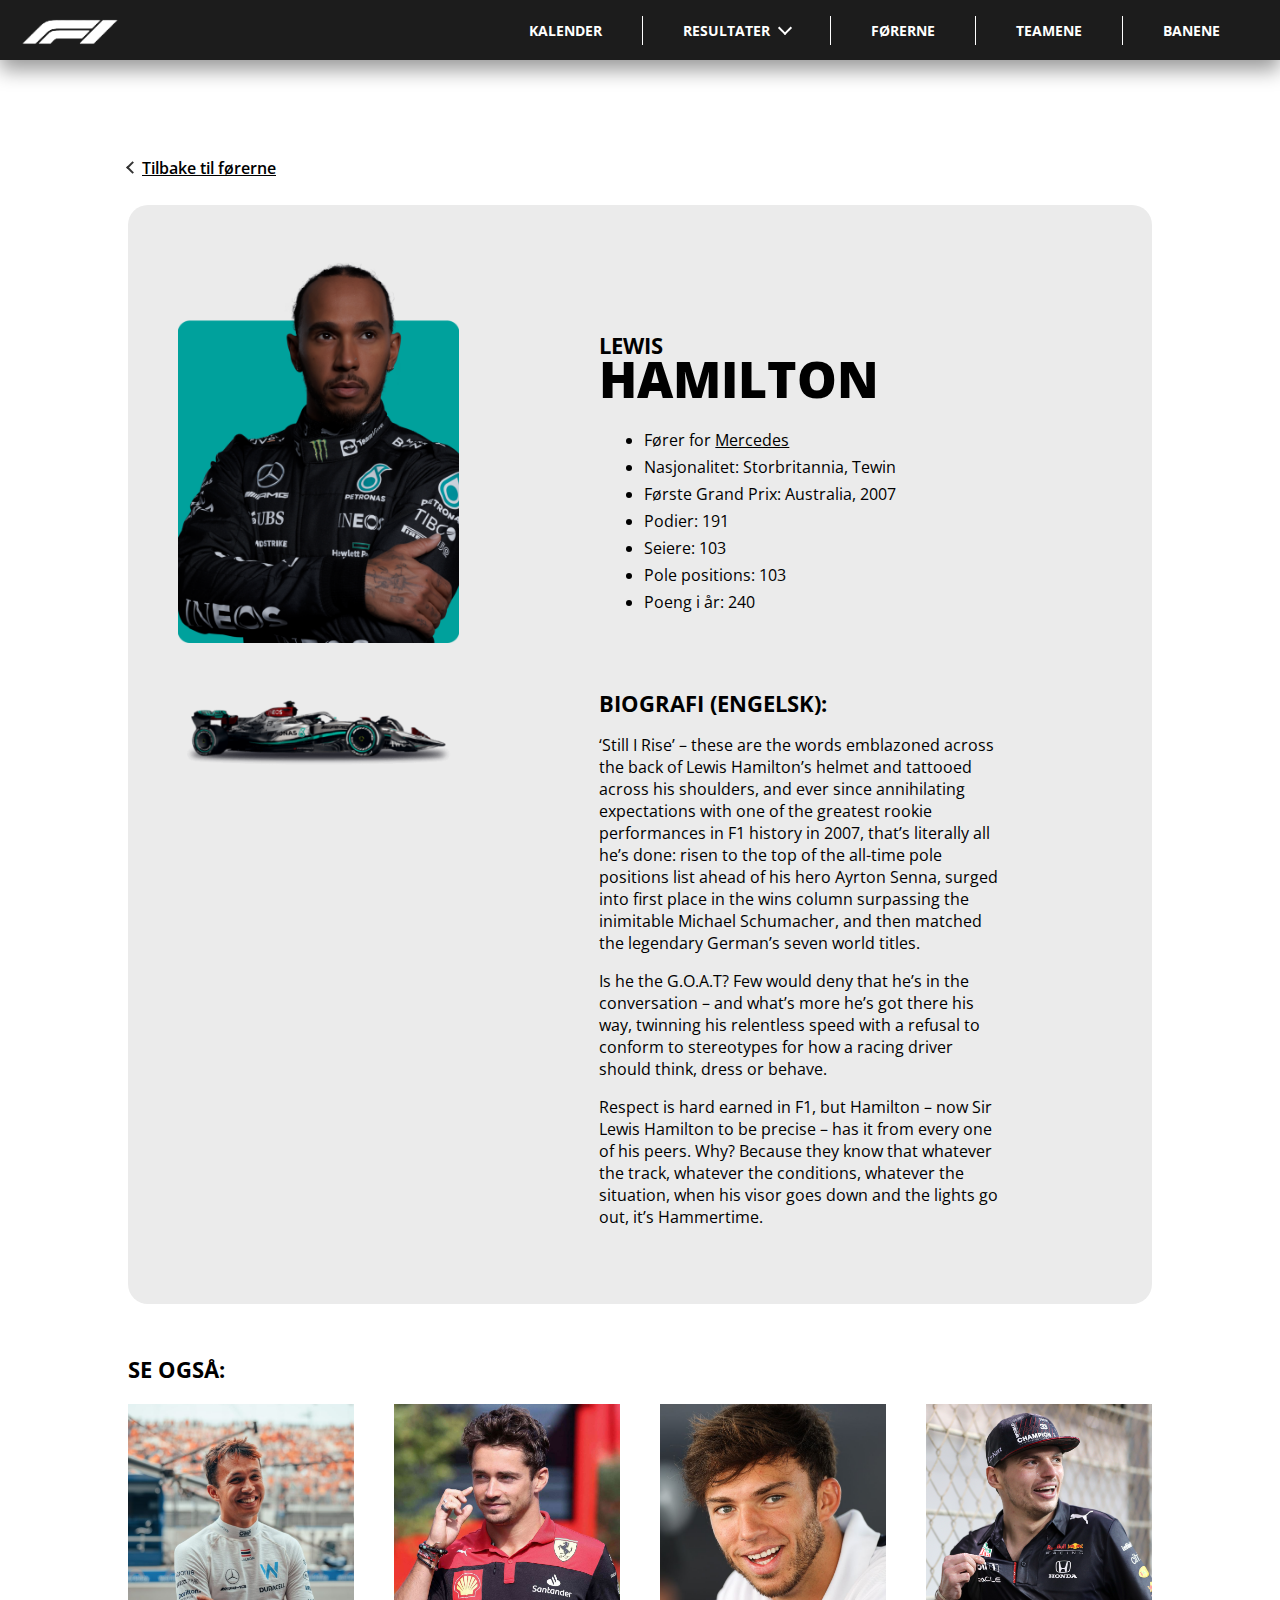
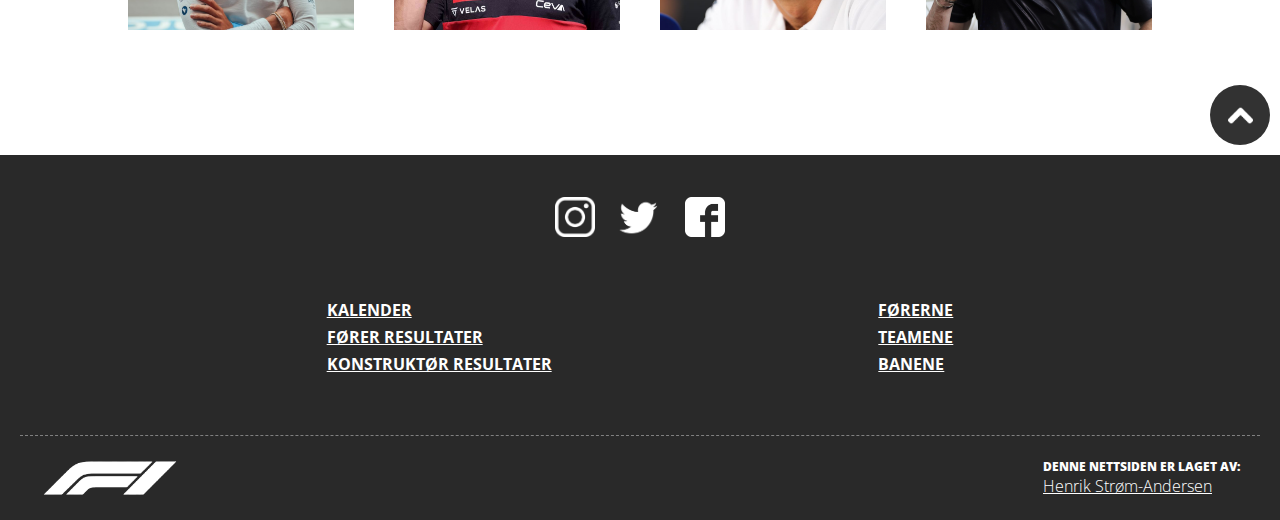
<file: forerne-undersider/forerne-lh.html>
<!DOCTYPE html>
<html lang="no">
<head>
    <meta charset="UTF-8">
    <meta http-equiv="X-UA-Compatible" content="IE=edge">
    <meta name="viewport" content="width=device-width, initial-scale=1.0">
    <title>F1: Lewis Hamilton</title>
    <link rel="icon" href="../ikoner/f1-logo-sort.png">

    <link rel="stylesheet" href="../css/style-layout.css">
    <link rel="stylesheet" href="../css/style-forerne-underside.css">

    <link rel="preconnect" href="https://fonts.googleapis.com">
    <link rel="preconnect" href="https://fonts.gstatic.com" crossorigin>
    <link href="https://fonts.googleapis.com/css2?family=Open+Sans:wght@300;400;500;600;700;800&display=swap" rel="stylesheet">
</head>
<body>
    <header>
        <nav id="hovedNav">
            <div>
                <a href="../index.html">
                    <img class="logo" src="../ikoner/F1-logo-hvit.png" alt="Formel 1 logo">
                </a>
            </div>
            <div id="hovedNavLenker">
                <a href="../kalender.html">
                    <div class="borderHøyre">
                        <h1>Kalender</h1>
                    </div>
                </a>
                <a class="dropDown" onclick="visDropDown()">
                    <div class="borderHøyre pilIkon">
                        <h1>Resultater</h1>
                        <div class="thick-arrow-down"></div>
                    </div>
                </a>
                <a href="../forerne.html">
                    <div class="borderHøyre">
                        <h1 class="valgtSide">Førerne</h1>
                    </div>
                </a>
                <a href="../teamene.html">
                    <div class="borderHøyre">
                        <h1>Teamene</h1>
                    </div>
                </a>
                <a href="../banene.html">
                    <div>
                        <h1>Banene</h1>
                    </div>
                </a>
            </div>
        </nav>
        <nav class="dropDownMeny">
            <div class="borderHøyre">
                <a href="../forer-resultater.html">Fører resultater</a>
            </div>
            <div class="dropDownMenyMargin">
                <a href="../konstruktor-resultater.html">Konstruktør resultater</a>
            </div>
        </nav>
        <nav id="mobilNav">
            <div>
                <a href="../index.html">
                    <img class="logo" id="mobilLogo" src="../ikoner/F1-logo-hvit.png" alt="Formel 1 logo">
                </a>
            </div>
            <div id="mobilMenyIkon">
                <a onclick="visMobilDropDown()">
                    <img src="../ikoner/hamburger-menu-ikon.png" alt="Meny knapp">
                </a>
            </div>
            <div id="mobilExitIkon">
                <a onclick="fjernMobilDropDown()">
                    <img  src="../ikoner/exit-ikon.png" alt="Lukk meny knapp">
                </a>
            </div>
        </nav>
        <nav id="mobilDropDownMeny">
            <a class="mobilMenyBorder" href="../kalender.html">
                Kalender
            </a>
            <a class="mobilMenyBorder" href="../forer-resultater.html">
                Fører <br> resultater
            </a>
            <a class="mobilMenyBorder" href="../konstruktor-resultater.html">
                Konstruktør <br> resultater
            </a>
            <a class="mobilMenyBorder valgtSide" href="../forerne.html">
                Førerne
            </a>
            <a class="mobilMenyBorder" href="../teamene.html">
                Teamene
            </a>
            <a class="mobilMenyBorder" href="../banene.html">
                Banene
            </a>
        </nav>
    </header>

    <main>
        <div>
            <div id="mobilMenyOverlay"></div>
            <div onclick="tilToppen()" id="tilToppen"><img id="pilOpp" src="../ikoner/pil-opp-ikon.png" alt="Pil opp ikon"></div>
        </div>

        <section>
            <a class="tilbakeKnapp" href="../forerne.html">
                <div class="arrow-left"></div>
                <h5>Tilbake til førerne</h5>
            </a>
            <div class="gridContainer">
                <div class="bilder">
                    <img src="../bilder/førerne/LH-profil.png" alt="Bilde av Lewis Hamilton">
                    <a class="teamLenke" href="../teamene.html#Mercedes">
                        <img src="../bilder/bilene/mercedes-bil.png" alt="Bilde av Mercedes bilen">
                    </a>
                </div>
                <div class="innhold">
                    <div class="forerListe">
                        <h3>Lewis</h3>
                        <h2>Hamilton</h2>
                        <ul>
                            <li>Fører for <a href="../teamene.html#Mercedes">Mercedes</a></li>
                            <li>Nasjonalitet: Storbritannia, Tewin</li>
                            <li>Første Grand Prix: Australia, 2007</li>
                            <li>Podier: 191</li>
                            <li>Seiere: 103</li>
                            <li>Pole positions: 103</li>
                            <li>Poeng i år: 240</li>
                        </ul>
                    </div>
                    <div class="biografi">
                        <h3>Biografi (engelsk):</h3>
                        
                        <p>‘Still I Rise’ – these are the words emblazoned across the back of Lewis Hamilton’s helmet and tattooed across his shoulders, and ever since annihilating expectations with one of the greatest rookie performances in F1 history in 2007, that’s literally all he’s done: risen to the top of the all-time pole positions list ahead of his hero Ayrton Senna, surged into first place in the wins column surpassing the inimitable Michael Schumacher, and then matched the legendary German’s seven world titles.</p>
                        <p>Is he the G.O.A.T? Few would deny that he’s in the conversation – and what’s more he’s got there his way, twinning his relentless speed with a refusal to conform to stereotypes for how a racing driver should think, dress or behave.</p>
                        <p>Respect is hard earned in F1, but Hamilton – now Sir Lewis Hamilton to be precise – has it from every one of his peers. Why? Because they know that whatever the track, whatever the conditions, whatever the situation, when his visor goes down and the lights go out, it’s Hammertime.</p>
                    </div>
                </div>
            </div>

            <h3>Se også:</h3>
            <div class="andreForereGrid">
                <a href="./forerne-aa.html">
                    <img class="forerBilde" src="../bilder/førerne/AA-forside.png" alt="Bilde av Alex Albon">
                    <h3 class="forerTekst">Alex Albon</h3>
                </a>
                <a href="./forerne-cl.html">
                    <img class="forerBilde" src="../bilder/førerne/CL-forside.png" alt="Bilde av Charles Leclerc">
                    <h3 class="forerTekst">Charles Leclerc</h3>
                </a>
                <a href="./forerne-pg.html">
                    <img class="forerBilde" src="../bilder/førerne/PG-forside.png" alt="Bilde av Pierre Gasly">
                    <h3 class="forerTekst">Pierre Gasly</h3>
                </a>
                <a href="./forerne-mv.html">
                    <img class="forerBilde" src="../bilder/førerne/MV-forside.png" alt="Bilde av Max Verstappen">
                    <h3 class="forerTekst">Max Verstappen</h3>
                </a>
            </div>

        </section>
    </main>
    
    <footer>
        <section class="footerSoMe">
            <a target="_blank" href="https://www.instagram.com/f1/">
                <img src="../ikoner/instagram-ikon.png" alt="Instagram ikon">
            </a>
            <a target="_blank" href="https://twitter.com/f1">
                <img id="twitterLogo" src="../ikoner/twitter-ikon.png" alt="Twitter ikon">
            </a>
            <a target="_blank" href="https://www.facebook.com/Formula1/">
                <img src="../ikoner/facebook-ikon.png" alt="Facebook ikon">
            </a>
        </section>
        <section class="footerMeny">
            <div>
                <a href="../kalender.html">Kalender</a>
                <a href="../forer-resultater.html">Fører resultater</a>
                <a href="../konstruktor-resultater.html">Konstruktør resultater</a>
            </div>
            <div>
                <a href="../forerne.html">Førerne</a>
                <a href="../teamene.html">Teamene</a>
                <a href="../banene.html">Banene</a>
            </div>
        </section>
        <section class="footerInfo">
            <div>
                <img src="../ikoner/F1-logo-hvit.png" alt="Formel 1 logo">
            </div>
            <div id="kreditering">
                <h2>Denne nettsiden er laget av:</h2>
                <!-- Gjør at den lager en mail til mailadressen min -->
                <a href="mailto:henrikstro@viken.no">Henrik Strøm-Andersen</a>
            </div>
        </section>
    </footer>

    <script src="../js/knapp-funksjoner.js"></script>
</body>
</html>
</file>
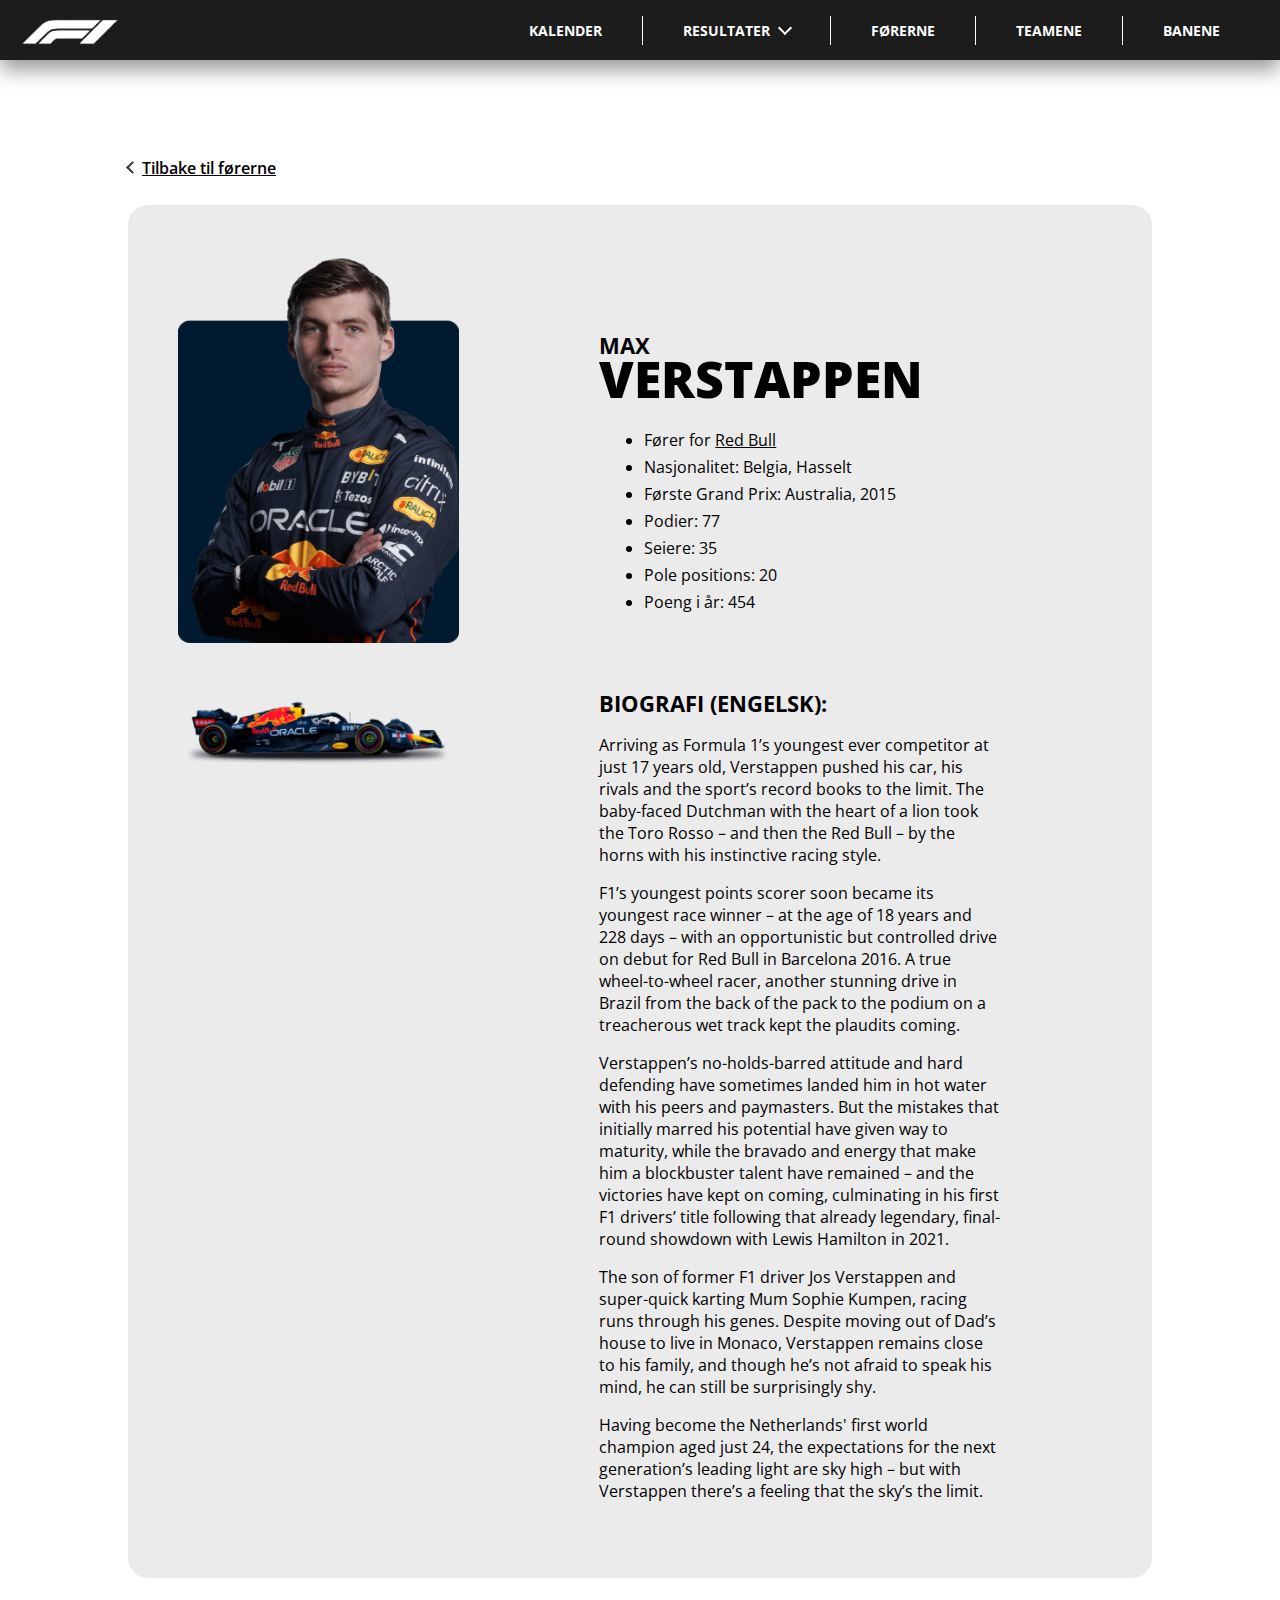
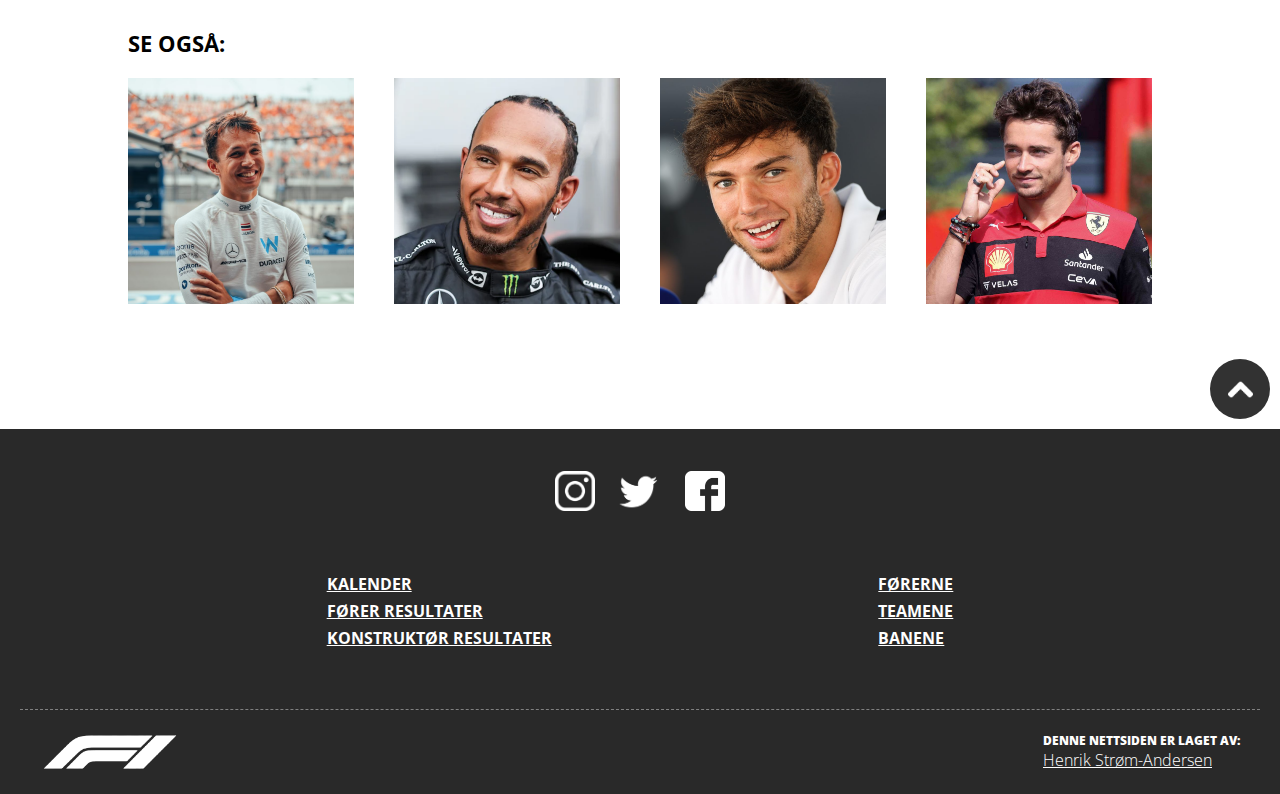
<file: forerne-undersider/forerne-mv.html>
<!DOCTYPE html>
<html lang="no">
<head>
    <meta charset="UTF-8">
    <meta http-equiv="X-UA-Compatible" content="IE=edge">
    <meta name="viewport" content="width=device-width, initial-scale=1.0">
    <title>F1: Max Verstappen</title>
    <link rel="icon" href="../ikoner/f1-logo-sort.png">

    <link rel="stylesheet" href="../css/style-layout.css">
    <link rel="stylesheet" href="../css/style-forerne-underside.css">

    <link rel="preconnect" href="https://fonts.googleapis.com">
    <link rel="preconnect" href="https://fonts.gstatic.com" crossorigin>
    <link href="https://fonts.googleapis.com/css2?family=Open+Sans:wght@300;400;500;600;700;800&display=swap" rel="stylesheet">
</head>
<body>
    <header>
        <nav id="hovedNav">
            <div>
                <a href="../index.html">
                    <img class="logo" src="../ikoner/F1-logo-hvit.png" alt="Formel 1 logo">
                </a>
            </div>
            <div id="hovedNavLenker">
                <a href="../kalender.html">
                    <div class="borderHøyre">
                        <h1>Kalender</h1>
                    </div>
                </a>
                <a class="dropDown" onclick="visDropDown()">
                    <div class="borderHøyre pilIkon">
                        <h1>Resultater</h1>
                        <div class="thick-arrow-down"></div>
                    </div>
                </a>
                <a href="../forerne.html">
                    <div class="borderHøyre">
                        <h1 class="valgtSide">Førerne</h1>
                    </div>
                </a>
                <a href="../teamene.html">
                    <div class="borderHøyre">
                        <h1>Teamene</h1>
                    </div>
                </a>
                <a href="../banene.html">
                    <div>
                        <h1>Banene</h1>
                    </div>
                </a>
            </div>
        </nav>
        <nav class="dropDownMeny">
            <div class="borderHøyre">
                <a href="../forer-resultater.html">Fører resultater</a>
            </div>
            <div class="dropDownMenyMargin">
                <a href="../konstruktor-resultater.html">Konstruktør resultater</a>
            </div>
        </nav>
        <nav id="mobilNav">
            <div>
                <a href="../index.html">
                    <img class="logo" id="mobilLogo" src="../ikoner/F1-logo-hvit.png" alt="Formel 1 logo">
                </a>
            </div>
            <div id="mobilMenyIkon">
                <a onclick="visMobilDropDown()">
                    <img src="../ikoner/hamburger-menu-ikon.png" alt="Meny knapp">
                </a>
            </div>
            <div id="mobilExitIkon">
                <a onclick="fjernMobilDropDown()">
                    <img  src="../ikoner/exit-ikon.png" alt="Lukk meny knapp">
                </a>
            </div>
        </nav>
        <nav id="mobilDropDownMeny">
            <a class="mobilMenyBorder" href="../kalender.html">
                Kalender
            </a>
            <a class="mobilMenyBorder" href="../forer-resultater.html">
                Fører <br> resultater
            </a>
            <a class="mobilMenyBorder" href="../konstruktor-resultater.html">
                Konstruktør <br> resultater
            </a>
            <a class="mobilMenyBorder valgtSide" href="../forerne.html">
                Førerne
            </a>
            <a class="mobilMenyBorder" href="../teamene.html">
                Teamene
            </a>
            <a class="mobilMenyBorder" href="../banene.html">
                Banene
            </a>
        </nav>
    </header>

    <main>
        <div>
            <div id="mobilMenyOverlay"></div>
            <div onclick="tilToppen()" id="tilToppen"><img id="pilOpp" src="../ikoner/pil-opp-ikon.png" alt="Pil opp ikon"></div>
        </div>

        <section>
            <a class="tilbakeKnapp" href="../forerne.html">
                <div class="arrow-left"></div>
                <h5>Tilbake til førerne</h5>
            </a>
            <div class="gridContainer">
                <div class="bilder">
                    <img src="../bilder/førerne/MV-profil2.png" alt="Bilde av Mac Verstappen">
                    <a class="teamLenke" href="../teamene.html#RedBull">
                        <img src="../bilder/bilene/red-bull-bil.png" alt="Bilde av Red Bull bilen">
                    </a>
                </div>
                <div class="innhold">
                    <div class="forerListe">
                        <h3>Max</h3>
                        <h2>Verstappen</h2>
                        <ul>
                            <li>Fører for <a href="../teamene.html#RedBull">Red Bull</a></li>
                            <li>Nasjonalitet: Belgia, Hasselt</li>
                            <li>Første Grand Prix: Australia, 2015</li>
                            <li>Podier: 77</li>
                            <li>Seiere: 35</li>
                            <li>Pole positions: 20</li>
                            <li>Poeng i år: 454</li>
                        </ul>
                    </div>
                    <div class="biografi">
                        <h3>Biografi (engelsk):</h3>
                        <p>Arriving as Formula 1’s youngest ever competitor at just 17 years old, Verstappen pushed his car, his rivals and the sport’s record books to the limit. The baby-faced Dutchman with the heart of a lion took the Toro Rosso – and then the Red Bull – by the horns with his instinctive racing style.</p>
                        <p>F1’s youngest points scorer soon became its youngest race winner – at the age of 18 years and 228 days – with an opportunistic but controlled drive on debut for Red Bull in Barcelona 2016. A true wheel-to-wheel racer, another stunning drive in Brazil from the back of the pack to the podium on a treacherous wet track kept the plaudits coming.</p>
                        <p>Verstappen’s no-holds-barred attitude and hard defending have sometimes landed him in hot water with his peers and paymasters. But the mistakes that initially marred his potential have given way to maturity, while the bravado and energy that make him a blockbuster talent have remained – and the victories have kept on coming, culminating in his first F1 drivers’ title following that already legendary, final-round showdown with Lewis Hamilton in 2021. </p>
                        <p>The son of former F1 driver Jos Verstappen and super-quick karting Mum Sophie Kumpen, racing runs through his genes. Despite moving out of Dad’s house to live in Monaco, Verstappen remains close to his family, and though he’s not afraid to speak his mind, he can still be surprisingly shy.</p>
                        <p>Having become the Netherlands' first world champion aged just 24, the expectations for the next generation’s leading light are sky high – but with Verstappen there’s a feeling that the sky’s the limit.</p>
                    </div>
                </div>
            </div>

            <h3>Se også:</h3>
            <div class="andreForereGrid">
                <a href="./forerne-aa.html">
                    <img class="forerBilde" src="../bilder/førerne/AA-forside.png" alt="Bilde av Alex Albon">
                    <h3 class="forerTekst">Alex Albon</h3>
                </a>
                <a href="./forerne-lh.html">
                    <img class="forerBilde" src="../bilder/førerne/LH-forside.png" alt="Bilde av Lewis Hamilton">
                    <h3 class="forerTekst">Lewis Hamilton</h3>
                </a>
                <a href="./forerne-pg.html">
                    <img class="forerBilde" src="../bilder/førerne/PG-forside.png" alt="Bilde av Pierre Gasly">
                    <h3 class="forerTekst">Pierre Gasly</h3>
                </a>
                <a href="./forerne-cl.html">
                    <img class="forerBilde" src="../bilder/førerne/CL-forside.png" alt="Bilde av Charles Leclerc">
                    <h3 class="forerTekst">Charles Leclerc</h3>
                </a>
            </div>

        </section>
    </main>
    
    <footer>
        <section class="footerSoMe">
            <a target="_blank" href="https://www.instagram.com/f1/">
                <img src="../ikoner/instagram-ikon.png" alt="Instagram ikon">
            </a>
            <a target="_blank" href="https://twitter.com/f1">
                <img id="twitterLogo" src="../ikoner/twitter-ikon.png" alt="Twitter ikon">
            </a>
            <a target="_blank" href="https://www.facebook.com/Formula1/">
                <img src="../ikoner/facebook-ikon.png" alt="Facebook ikon">
            </a>
        </section>
        <section class="footerMeny">
            <div>
                <a href="../kalender.html">Kalender</a>
                <a href="../forer-resultater.html">Fører resultater</a>
                <a href="../konstruktor-resultater.html">Konstruktør resultater</a>
            </div>
            <div>
                <a href="../forerne.html">Førerne</a>
                <a href="../teamene.html">Teamene</a>
                <a href="../banene.html">Banene</a>
            </div>
        </section>
        <section class="footerInfo">
            <div>
                <img src="../ikoner/F1-logo-hvit.png" alt="Formel 1 logo">
            </div>
            <div id="kreditering">
                <h2>Denne nettsiden er laget av:</h2>
                <!-- Gjør at den lager en mail til mailadressen min -->
                <a href="mailto:henrikstro@viken.no">Henrik Strøm-Andersen</a>
            </div>
        </section>
    </footer>

    <script src="../js/knapp-funksjoner.js"></script>
</body>
</html>
</file>
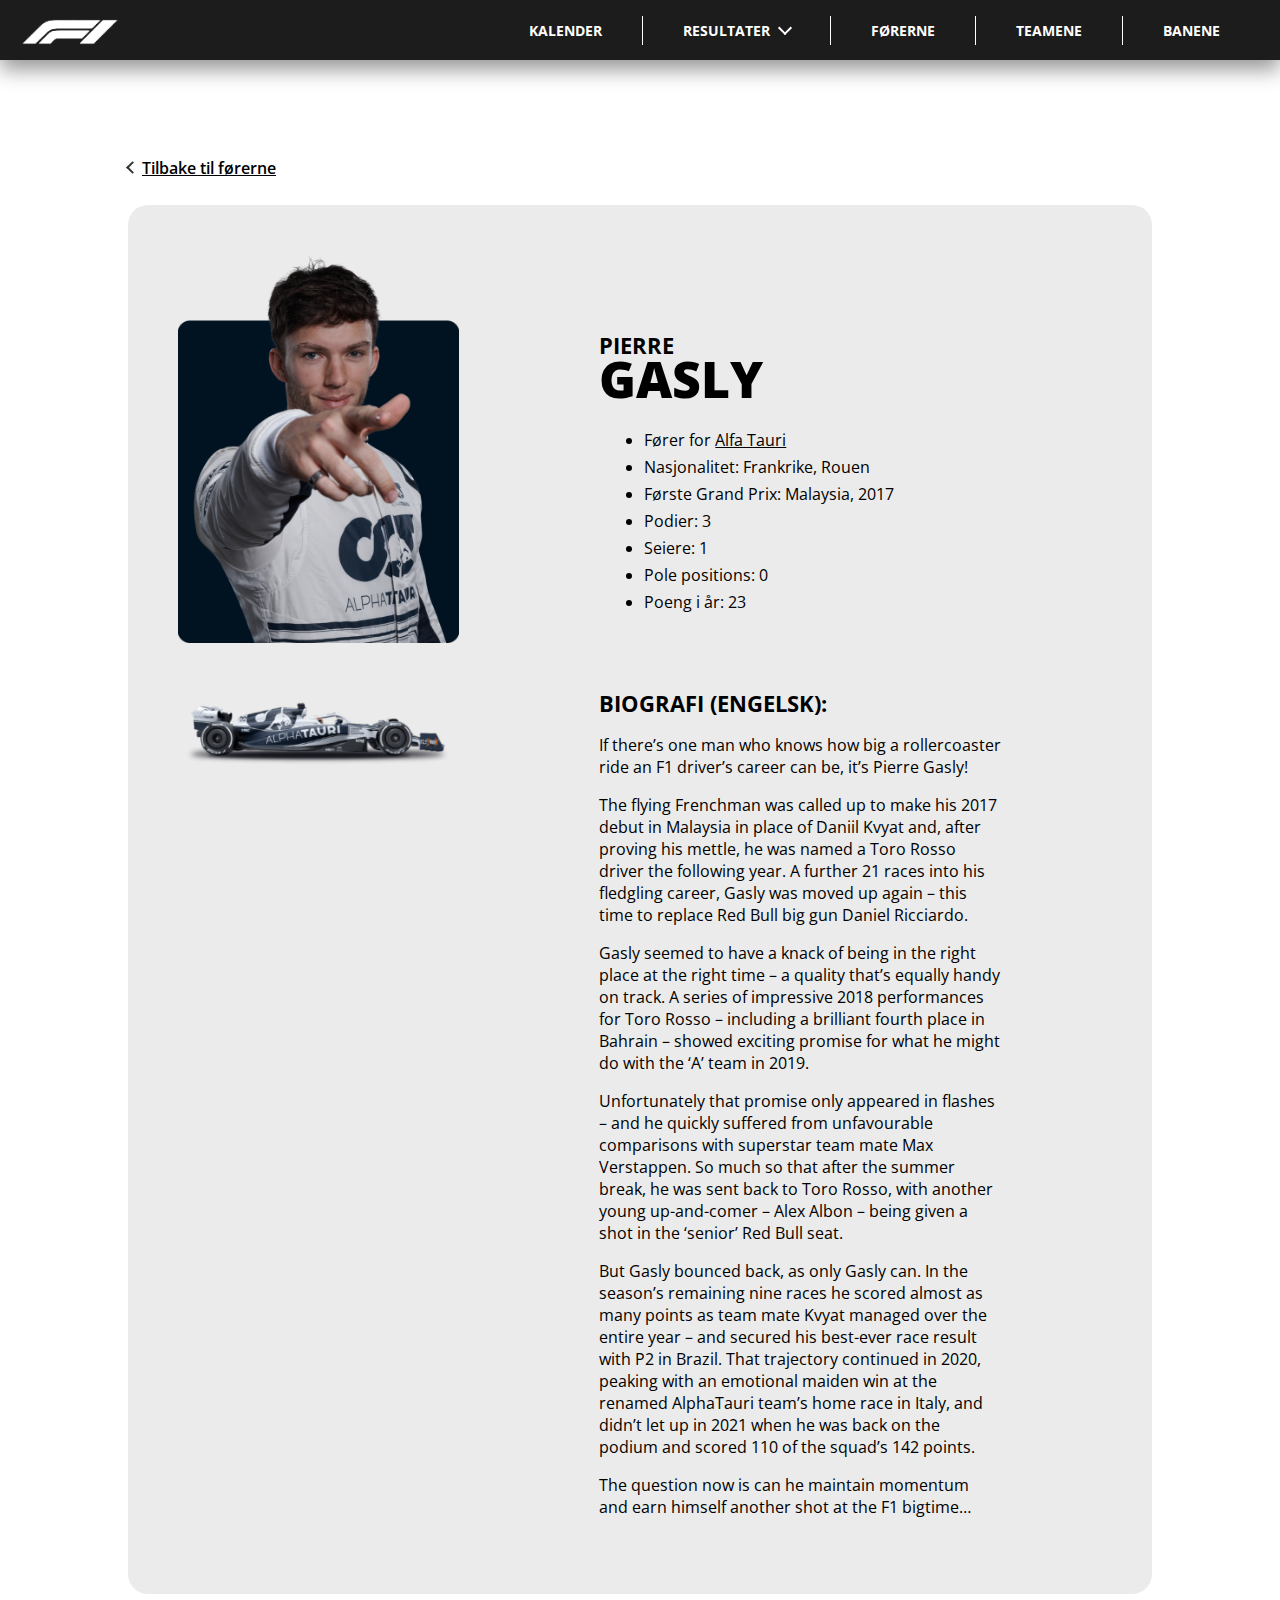
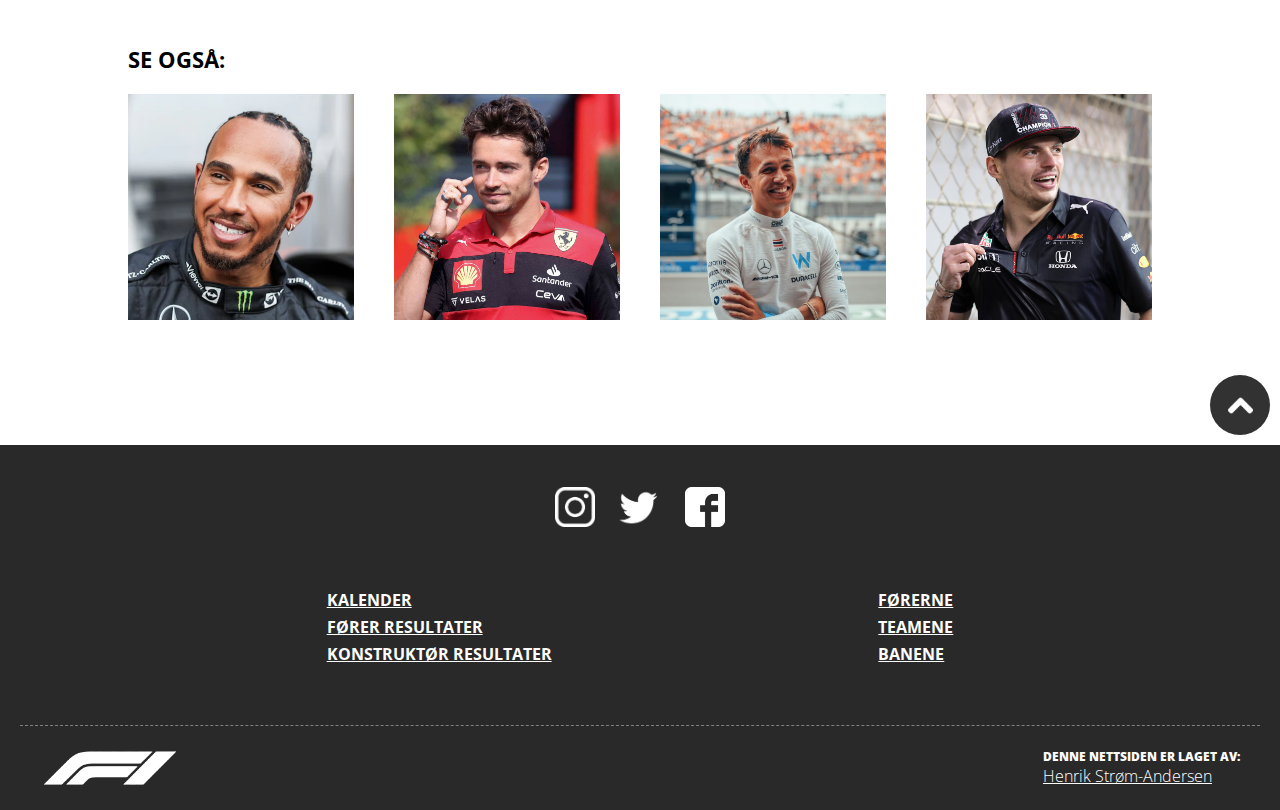
<file: forerne-undersider/forerne-pg.html>
<!DOCTYPE html>
<html lang="no">
<head>
    <meta charset="UTF-8">
    <meta http-equiv="X-UA-Compatible" content="IE=edge">
    <meta name="viewport" content="width=device-width, initial-scale=1.0">
    <title>F1: Pierre Gasly</title>
    <link rel="icon" href="../ikoner/f1-logo-sort.png">

    <link rel="stylesheet" href="../css/style-layout.css">
    <link rel="stylesheet" href="../css/style-forerne-underside.css">

    <link rel="preconnect" href="https://fonts.googleapis.com">
    <link rel="preconnect" href="https://fonts.gstatic.com" crossorigin>
    <link href="https://fonts.googleapis.com/css2?family=Open+Sans:wght@300;400;500;600;700;800&display=swap" rel="stylesheet">
</head>
<body>
    <header>
        <nav id="hovedNav">
            <div>
                <a href="../index.html">
                    <img class="logo" src="../ikoner/F1-logo-hvit.png" alt="Formel 1 logo">
                </a>
            </div>
            <div id="hovedNavLenker">
                <a href="../kalender.html">
                    <div class="borderHøyre">
                        <h1>Kalender</h1>
                    </div>
                </a>
                <a class="dropDown" onclick="visDropDown()">
                    <div class="borderHøyre pilIkon">
                        <h1>Resultater</h1>
                        <div class="thick-arrow-down"></div>
                    </div>
                </a>
                <a href="../forerne.html">
                    <div class="borderHøyre">
                        <h1 class="valgtSide">Førerne</h1>
                    </div>
                </a>
                <a href="../teamene.html">
                    <div class="borderHøyre">
                        <h1>Teamene</h1>
                    </div>
                </a>
                <a href="../banene.html">
                    <div>
                        <h1>Banene</h1>
                    </div>
                </a>
            </div>
        </nav>
        <nav class="dropDownMeny">
            <div class="borderHøyre">
                <a href="../forer-resultater.html">Fører resultater</a>
            </div>
            <div class="dropDownMenyMargin">
                <a href="../konstruktor-resultater.html">Konstruktør resultater</a>
            </div>
        </nav>
        <nav id="mobilNav">
            <div>
                <a href="../index.html">
                    <img class="logo" id="mobilLogo" src="../ikoner/F1-logo-hvit.png" alt="Formel 1 logo">
                </a>
            </div>
            <div id="mobilMenyIkon">
                <a onclick="visMobilDropDown()">
                    <img src="../ikoner/hamburger-menu-ikon.png" alt="Meny knapp">
                </a>
            </div>
            <div id="mobilExitIkon">
                <a onclick="fjernMobilDropDown()">
                    <img  src="../ikoner/exit-ikon.png" alt="Lukk meny knapp">
                </a>
            </div>
        </nav>
        <nav id="mobilDropDownMeny">
            <a class="mobilMenyBorder" href="../kalender.html">
                Kalender
            </a>
            <a class="mobilMenyBorder" href="../forer-resultater.html">
                Fører <br> resultater
            </a>
            <a class="mobilMenyBorder" href="../konstruktor-resultater.html">
                Konstruktør <br> resultater
            </a>
            <a class="mobilMenyBorder valgtSide" href="../forerne.html">
                Førerne
            </a>
            <a class="mobilMenyBorder" href="../teamene.html">
                Teamene
            </a>
            <a class="mobilMenyBorder" href="../banene.html">
                Banene
            </a>
        </nav>
    </header>

    <main>
        <div>
            <div id="mobilMenyOverlay"></div>
            <div onclick="tilToppen()" id="tilToppen"><img id="pilOpp" src="../ikoner/pil-opp-ikon.png" alt="Pil opp ikon"></div>
        </div>

        <section>
            <a class="tilbakeKnapp" href="../forerne.html">
                <div class="arrow-left"></div>
                <h5>Tilbake til førerne</h5>
            </a>
            <div class="gridContainer">
                <div class="bilder">
                    <img src="../bilder/førerne/PG-profil.png" alt="Bilde av Pierre Gasly">
                    <a class="teamLenke" href="../teamene.html#AlfaTauri">
                        <img src="../bilder/bilene/alfa-tauri-bil.png" alt="Bilde av Alfa Tauri bilen">
                    </a>
                </div>
                <div class="innhold">
                    <div class="forerListe">
                        <h3>Pierre</h3>
                        <h2>Gasly</h2>
                        <ul>
                            <li>Fører for <a href="../teamene.html#AlfaTauri">Alfa Tauri</a></li>
                            <li>Nasjonalitet: Frankrike, Rouen</li>
                            <li>Første Grand Prix: Malaysia, 2017</li>
                            <li>Podier: 3</li>
                            <li>Seiere: 1</li>
                            <li>Pole positions: 0</li>
                            <li>Poeng i år: 23</li>
                        </ul>
                    </div>
                    <div class="biografi">
                        <h3>Biografi (engelsk):</h3>
                        
                        <p>If there’s one man who knows how big a rollercoaster ride an F1 driver’s career can be, it’s Pierre Gasly!</p>
                        <p>The flying Frenchman was called up to make his 2017 debut in Malaysia in place of Daniil Kvyat and, after proving his mettle, he was named a Toro Rosso driver the following year.  A further 21 races into his fledgling career, Gasly was moved up again – this time to replace Red Bull big gun Daniel Ricciardo.</p>
                        <p>Gasly seemed to have a knack of being in the right place at the right time – a quality that’s equally handy on track. A series of impressive 2018 performances for Toro Rosso – including a brilliant fourth place in Bahrain – showed exciting promise for what he might do with the ‘A’ team in 2019.</p>
                        <p>Unfortunately that promise only appeared in flashes – and he quickly suffered from unfavourable comparisons with superstar team mate Max Verstappen. So much so that after the summer break, he was sent back to Toro Rosso, with another young up-and-comer – Alex Albon – being given a shot in the ‘senior’ Red Bull seat.</p>
                        <p>But Gasly bounced back, as only Gasly can. In the season’s remaining nine races he scored almost as many points as team mate Kvyat managed over the entire year – and secured his best-ever race result with P2 in Brazil. That trajectory continued in 2020, peaking with an emotional maiden win at the renamed AlphaTauri team’s home race in Italy, and didn’t let up in 2021 when he was back on the podium and scored 110 of the squad’s 142 points.</p>
                        <p>The question now is can he maintain momentum and earn himself another shot at the F1 bigtime…</p>
                    </div>
                </div>
            </div>

            <h3>Se også:</h3>
            <div class="andreForereGrid">
                <a href="./forerne-lh.html">
                    <img class="forerBilde" src="../bilder/førerne/LH-forside.png" alt="Bilde av Lewis Hamilton">
                    <h3 class="forerTekst">Lewis Hamilton</h3>
                </a>
                <a href="./forerne-cl.html">
                    <img class="forerBilde" src="../bilder/førerne/CL-forside.png" alt="Bilde av Charles Leclerc">
                    <h3 class="forerTekst">Charles Leclerc</h3>
                </a>
                <a href="./forerne-aa.html">
                    <img class="forerBilde" src="../bilder/førerne/AA-forside.png" alt="Bilde av Alex Albon">
                    <h3 class="forerTekst">Alex Albon</h3>
                </a>
                <a href="./forerne-mv.html">
                    <img class="forerBilde" src="../bilder/førerne/MV-forside.png" alt="Bilde av Max Verstappen">
                    <h3 class="forerTekst">Max Verstappen</h3>
                </a>
            </div>

        </section>
    </main>
    
    <footer>
        <section class="footerSoMe">
            <a target="_blank" href="https://www.instagram.com/f1/">
                <img src="../ikoner/instagram-ikon.png" alt="Instagram ikon">
            </a>
            <a target="_blank" href="https://twitter.com/f1">
                <img id="twitterLogo" src="../ikoner/twitter-ikon.png" alt="Twitter ikon">
            </a>
            <a target="_blank" href="https://www.facebook.com/Formula1/">
                <img src="../ikoner/facebook-ikon.png" alt="Facebook ikon">
            </a>
        </section>
        <section class="footerMeny">
            <div>
                <a href="../kalender.html">Kalender</a>
                <a href="../forer-resultater.html">Fører resultater</a>
                <a href="../konstruktor-resultater.html">Konstruktør resultater</a>
            </div>
            <div>
                <a href="../forerne.html">Førerne</a>
                <a href="../teamene.html">Teamene</a>
                <a href="../banene.html">Banene</a>
            </div>
        </section>
        <section class="footerInfo">
            <div>
                <img src="../ikoner/F1-logo-hvit.png" alt="Formel 1 logo">
            </div>
            <div id="kreditering">
                <h2>Denne nettsiden er laget av:</h2>
                <!-- Gjør at den lager en mail til mailadressen min -->
                <a href="mailto:henrikstro@viken.no">Henrik Strøm-Andersen</a>
            </div>
        </section>
    </footer>

    <script src="../js/knapp-funksjoner.js"></script>
</body>
</html>
</file>
<file: css/style-layout.css>
body {
    margin: 0;
    padding: 0;
    width: 1920px;
    max-width: 100%;
    margin: auto;
    font-family: 'Open Sans', sans-serif;
}

#hovedNav, #mobilNav{
    background-color: #1c1c1c;
    display: flex;
    justify-content: space-between;
    align-items: center;
    /*Liten shadow effekt under nav-bar.*/
    box-shadow: 0 10px 20px 0 rgba(0,0,0,0.4);
    z-index: 2;
    position: relative;
}
#hovedNav {
    height: 60px;
}
.logo {
    display: block;
    width: 100px;
    margin-left: 20px;
    transition: 0.5s;
}
header .logo:hover{
    filter: brightness(85%);
    transition: 0.3s;
}
#hovedNav a{
    text-decoration: none;
    color: white;
}
#hovedNav h1 {
    text-transform: uppercase;
    font-weight: 700;
    font-size: 14px;
    margin: 0;
}
#hovedNavLenker {
    display: flex;
    margin-right: 20px;
}
#hovedNavLenker a>div {
    padding: 5px 40px;
    transition: 0.3s;
}
.borderHøyre {
    border-right: 0.5px solid white;
}
.pilIkon {
    display: flex;
    align-items: center;
    justify-content: space-between;
    gap: 10px;
}

/* Funnet på getcssscan.com */
.thick-arrow-down {
    width: 8px;
    height: 8px;
    border: 2px solid white;
    border-left: 0;
    border-top: 0;
    transform: rotate(45deg);
    margin-top: -4px;
}

#hovedNav div:hover, .footerMeny a:hover {
    color: #da0000;
    transition: 0.3s;
    cursor: pointer;
}
header nav a:active, .footerMeny a:active {
    filter: brightness(90%);
}


.dropDownMeny {
    background-color: #363636;
    display: none;
    justify-content: flex-end;
    align-items: center;
    height: 60px;
    box-shadow: 0 5px 20px 0 rgba(0,0,0,0.4);
    position: absolute;
    width: 1920px;
    max-width: 100%;
    z-index: 10;
}
.dropDownMeny a {
    text-decoration: none;
    color: white;
    padding: 5px 40px;
    text-transform: uppercase;
    font-weight: 700;
    font-size: 14px;
    margin: 0;
    transition: 0.3s;
}
.dropDownMeny a:hover, #mobilDropDownMeny a:hover {
    color: #da0000;
    transition: 0.3s;
}
.dropDownMenyMargin {
    margin-right: 20px;
}


#mobilNav {
    height: 85px;
    display: none;
}
#mobilLogo {
    margin-bottom: 5px;
}
#mobilMenyIkon img{
    /* Inverterer fargen på bildet helt, fra svart til hvit.*/
    filter: invert(1);
    width: 80px;
    margin-top: 5px;
    margin-right: 20px;
}
#mobilExitIkon {
    display: none;
}
#mobilExitIkon img{
    filter: invert(1);
    width: 70px;
    margin-top: 5px;
    margin-right: 20px;
}


#mobilDropDownMeny {
    display: none;
    flex-direction: column;
    justify-content: center;
    align-items: center;
    background-color: #363636;
    box-shadow: 0 5px 20px 0 rgba(0,0,0,0.4);
    padding-top: 20px;
    padding-bottom: 100px;
    width: 100%;
    position: absolute;
    z-index: 10;
}
#mobilDropDownMeny a {
    text-decoration: none;
    color: white;
    font-size: 26px;
    font-weight: 700;
    text-transform: uppercase;
    text-align: center;
    line-height: 40px;
    margin-top: 18px;
    margin-bottom: 10px;
    padding: 0 60px 18px 60px;
    transition: 0.3s;
}
/* border på alle bortsett fra det siste elementet */
#mobilDropDownMeny a:not(:last-child) {
    border-bottom: 1px solid white;
}
#mobilDropDownMeny a:hover, #mobilMenyIkon, #mobilExitIkon {
    cursor: pointer;
}

#mobilMenyOverlay {
    position: fixed;
    width: 100%;
    height: 100%;
    background-color: rgba(0, 0, 0, 0.7);

    /* Én mindre enn mobilDropDownMeny */
    z-index: 9;
    display: none;
}

main {
    position: relative;
}
#tilToppen {
    background-color: #1c1c1c;
    opacity: 90%;
    width: 60px;
    height: 60px;
    border-radius: 100%;
    display: flex;
    position: absolute;
    bottom: 10px;
    right: 10px;
    z-index: 5;
}
#tilToppen:hover {
    cursor: pointer;
    opacity: 100%;
}
#pilOpp {
    width: 25px;
    height: 25px;
    filter: invert(1);
    opacity: 100%;
    margin: auto;
}


footer {
    background-color: #292929;
    color: white;
}
.footerSoMe {
    display: flex;
    align-items: center;
    justify-content: center;
    padding-top: 40px;
    gap: 15px;
}
.footerSoMe img {
    filter: invert(1);
    width: 40px;
    transition: 0.3s;
    text-decoration: none;
}
.footerSoMe img:hover {
    filter: invert(0);
    transition: 0.3s;
}
#twitterLogo {
    width: 60px;
}

.footerMeny {
    display: flex;
    margin-top: 50px;
    justify-content: space-evenly;
    
}
.footerMeny>div {
    display: flex;
    flex-direction: column;
}
.footerMeny a {
    text-transform: uppercase;
    font-weight: 700;
    font-size: 16px;
    color: white;
    margin-top: 5px;
    transition: 0.3s;
}

.footerInfo {
    display: flex;
    justify-content: space-between;
    margin: 60px 20px 0 20px;
    align-items: center;
    border-top: 1px dashed grey;
}
.footerInfo img{
    width: 140px;
    margin-left: 20px;
}
#kreditering {
    margin-right: 20px;
    transition: 0.3s;
}
#kreditering:hover {
    filter: brightness(85%);
    transition: 0.3s;
}
.footerInfo h2 {
    text-transform: uppercase;
    font-weight: 800;
    font-size: 12px;
    margin: 0;
}
.footerInfo a {
    font-weight: 100;
    font-size: 16px;
    margin: 0;
    color: white;
}



@media (max-width: 920px) {
    #hovedNav {
        display: none;
    }
    .dropDownMeny {
        /* !important overskriver her all annen kode for display (se knapp-funksjoner.js) */
        /* Vet det ikke er optimalt, men det fungerer */
        display: none !important;
    }
    #mobilNav {
        display: flex;
    }

    .footerSoMe {
        gap: 25px;
    }
    .footerSoMe img{
        width: 60px;
    }
    .footerMeny {
        flex-direction: column;
        align-items: center;
    }
    .footerMeny a {
        text-align: center;
        margin-top: 30px;
        font-size: 20px;
    }
    .footerInfo {
        flex-direction: column-reverse;
    }
    .footerInfo img {
        margin: 0;
        padding-bottom: 20px;
    }
    .footerInfo h2 {
        font-size: 16px;
        margin-bottom: 5px;
    }
    .footerInfo a {
        font-size: 22px;
    }
    #kreditering {
        text-align: center;
        margin: 30px 0 20px 0;
    }
    #twitterLogo {
        width: 90px;
    }
}

@media (min-width: 920px) {
    #mobilDropDownMeny {
        display: none !important;
    }
    #mobilMenyOverlay {
        display: none !important;
    }
}
</file>
<file: css/style-banene.css>
main>section{
    margin: 0 50px;
}

header nav .valgtSide, #mobilDropDownMeny .valgtSide {
    color: #da0000;
}

#sideTittel {
    margin: 20px 0 50px;
    padding: 10px;
    border-bottom: solid grey 1px;
}
#sideTittel>div {
    display: flex;
}
#sideTittel h1 {
    text-align: center;
    align-items: center;
    text-transform: uppercase;
    font-size: 40px;
    font-weight: 900;
    padding: 10px 20px;
    margin: 50px;
    border-top: solid #1b1b1b 8px;
    border-right: solid #1b1b1b 8px;
    border-top-right-radius: 20px;
}



#kart {
    position: relative;
    margin-bottom: 50px;
}
#kart img {
    width: 100%;
}

#kart .pin {
    background: #da0000;
    display: inline-block;
    height: 15px;
    position: relative;
    width: 40px;
    border-top: 10px #2a2a2a solid;
    transition: 0.5s;
}
#kart .pin:before {
    border-top: 17.5px solid #da0000;
    border-left: 20px solid transparent;
    border-right: 20px solid transparent;
    content: "";
    height: 0;
    left: 0;
    position: absolute;
    top: 14.6px;
    width: 0;
    transition: 0.5s;
}
#kart .pin:hover {
    transform: scale(1.1);
    transition: 0.3s;
    cursor: pointer;

}
#kart.pin:before:hover {
    transform: scale(1.1);
    transition: 0.3s;
}
#kart p {
    position: absolute;
    transform: translate(-35%, -260%);
    background-color: #2a2a2a;
    color: white;
    font-weight: 600;
    padding: 5px 10px;
    width: 120px;
    text-align: center;
    opacity: 0;
    transition: 0.5s;
}

#kart #canadaPosisjon {
    width: 1px;
    height: 1px;
    position: absolute;
    left: 23%;
    top: 24%;
}
#canadaPosisjon #canadaPin {
    position: absolute;
    transform: translate(-50%, -140%);
}
#canadaPin>.pin:hover ~ #canadaTekst {
    opacity: 1;
    transition: 0.3s;
}
#kart #texasPosisjon {
    width: 1px;
    height: 1px;
    position: absolute;
    left: 13%;
    top: 36%;
}
#texasPosisjon #texasPin {
    position: absolute;
    transform: translate(-50%, -140%);
}
#texasPin>.pin:hover ~ #texasTekst {
    opacity: 1;
    transition: 0.3s;
}
#kart #miamiPosisjon {
    width: 1px;
    height: 1px;
    position: absolute;
    left: 18.2%;
    top: 38%;
}
#miamiPosisjon #miamiPin {
    position: absolute;
    transform: translate(-50%, -140%);
}
#miamiPin>.pin:hover ~ #miamiTekst {
    opacity: 1;
    transition: 0.3s;
}
#kart #mexicoPosisjon {
    width: 1px;
    height: 1px;
    position: absolute;
    left: 11.8%;
    top: 44%;
}
#mexicoPosisjon #mexicoPin {
    position: absolute;
    transform: translate(-50%, -140%);
}
#mexicoPin>.pin:hover ~ #mexicoTekst {
    opacity: 1;
    transition: 0.3s;
}
#kart #brasilPosisjon {
    width: 1px;
    height: 1px;
    position: absolute;
    left: 29%;
    top: 75.5%;
}
#brasilPosisjon #brasilPin {
    position: absolute;
    transform: translate(-50%, -140%);
}
#brasilPin>.pin:hover ~ #brasilTekst {
    opacity: 1;
    transition: 0.3s;
}
#kart #europaPosisjon {
    width: 1px;
    height: 1px;
    position: absolute;
    left: 49%;
    top: 24%;
}
#europaPosisjon #europaPin {
    position: absolute;
    transform: translate(-50%, -140%);
}
#europaPin>.pin:hover ~ #europaTekst {
    opacity: 1;
    transition: 0.3s;
}
#kart #aserbajdsjanPosisjon {
    width: 1px;
    height: 1px;
    position: absolute;
    left: 60.5%;
    top: 28.5%;
}
#aserbajdsjanPosisjon #aserbajdsjanPin {
    position: absolute;
    transform: translate(-50%, -140%);
}
#aserbajdsjanPin>.pin:hover ~ #aserbajdsjanTekst {
    opacity: 1;
    transition: 0.3s;
}
#kart #midtostenPosisjon {
    width: 1px;
    height: 1px;
    position: absolute;
    left: 62%;
    top: 43%;
}
#midtostenPosisjon #midtostenPin {
    position: absolute;
    transform: translate(-50%, -140%);
}
#midtostenPin>.pin:hover ~ #midtostenTekst {
    opacity: 1;
    transition: 0.3s;
}
#kart #singaporePosisjon {
    width: 1px;
    height: 1px;
    position: absolute;
    left: 80.7%;
    top: 56.5%;
}
#singaporePosisjon #singaporePin {
    position: absolute;
    transform: translate(-50%, -140%);
}
#singaporePin>.pin:hover ~ #singaporeTekst {
    opacity: 1;
    transition: 0.3s;
}
#kart #japanPosisjon {
    width: 1px;
    height: 1px;
    position: absolute;
    left: 89.7%;
    top: 32%;
}
#japanPosisjon #japanPin {
    position: absolute;
    transform: translate(-50%, -140%);
}
#japanPin>.pin:hover ~ #japanTekst {
    opacity: 1;
    transition: 0.3s;
}
#kart #australiaPosisjon {
    width: 1px;
    height: 1px;
    position: absolute;
    left: 90%;
    top: 86%;
}
#australiaPosisjon #australiaPin {
    position: absolute;
    transform: translate(-50%, -140%);
}
#australiaPin>.pin:hover ~ #australiaTekst {
    opacity: 1;
    transition: 0.3s;
}



#gridContainer{
    padding: 75px 50px 125px 50px;
    border-top: dotted black 1px;
    display: grid;
    grid-template-columns: 1fr 1fr 1fr;
    gap: 40px;
}
#gridContainer h1 {
    grid-column: span 3;
    margin:0;
    margin-bottom: -20px;
    transition: 2s;
}
.gridInnhold {
    background-color: rgb(242, 242, 242);
    border-top-right-radius: 30px;
    position: relative;
    transition: 2s;
}
.baneBilde {
    position: relative;
}
.baneBilde h2 {
    color: white;
    text-transform: uppercase;
    font-weight: 900;
    font-size: 32px;
    position: absolute;
    height: 45px;
    width: 250px;
    left: 0; right: 0; top: 0; bottom: 0;
    margin: auto;
    text-align: center;
    display: flex;
    justify-content: center;
    align-items: center;
}
.baneBilde img {
    width: 100%;
    filter: brightness(60%);
    border-top-right-radius: 30px;
}
.baneNavn {
    margin: 20px 40px 0 40px;
    display: flex;
    justify-content: space-between;
    align-items: center;
}
.baneNavn p {
    font-size: 18px;
    color: rgb(40, 40, 40);
    margin: 0;
}
.baneNavn img {
    width: 50px;
    height: 30px;
    border: black solid 1px;
}
.infoGrid {
    margin: 0 60px 80px 60px;
    display: grid;
    grid-template-columns: 1fr 1fr;
    text-align: center;
}
.infoGrid h6 {
    margin: 40px 0 5px 0 ;
}
.infoGrid h5 {
    font-size: 16px;
    margin:0;
}
.gridInnhold>a {
    padding-left: 20px; padding-bottom: 20px;
    font-size: 16px;
    color: rgb(75, 75, 75);
    display: block;
    width: 130px;
    position: absolute;
    bottom: 0;
    left: 0;
}
.gridInnhold>a:hover {
    color: #da0000;
}
.gridMellomrom {
    grid-column: span 3;
    height: 40px;
}



@media (max-width: 1300px) {
    #gridContainer{
        grid-template-columns: 1fr 1fr;
    }
    .gridMellomrom {
        grid-column: span 2;
    }
    #gridContainer h1 {
        grid-column: span 2;
    }
}
@media (max-width: 920px) {
    #sideTittel h1{
        text-align: left;
    }
    #gridContainer{
        grid-template-columns: 1fr;
        border: none;
        padding-left: 0;
        padding-right: 0;
    }
    .gridMellomrom {
        grid-column: span 1;
    }
    #gridContainer h1 {
        grid-column: span 1;
    }
    #kart {
        display: none;
    }
}
</file>
<file: css/style-forer-resultater.css>
main>section{
    margin: 0 50px;
}

header nav .valgtSide {
    color: #da0000;
}

#sideTittel {
    margin: 20px 0 50px;
    padding: 10px;
    border-bottom: solid grey 1px;
}
#sideTittel>div {
    display: flex;
}
#sideTittel h1 {
    text-align: center;
    align-items: center;
    text-transform: uppercase;
    font-size: 40px;
    font-weight: 900;
    padding: 10px 20px;
    margin: 50px;
    border-top: solid #1b1b1b 8px;
    border-right: solid #1b1b1b 8px;
    border-top-right-radius: 20px;
}

.tabell {
    margin: 0 100px;
    padding-bottom: 150px;
    text-transform: uppercase;
    font-size: 14px;
    font-weight: 300;
}
.tabell .kolonneNavn {
    margin: 20px 10px;
    font-weight: 500;
}
.tabell p{
    margin: 0 10px;
}
.tabell #kolonneNavn {
    margin-bottom: 100px;
}
.tabellGrid {
    display: grid;
    grid-template-columns: repeat(9, 1fr);
}
.tabellGrid:nth-child(2n) {
    background-color: #e0e0e0;
}
.tabellGrid div {
    grid-column: span 3;
    margin: 15px 10px;
    align-items: center;
}
.tabellGrid>.span-2 {
    grid-column: span 2;
}
.tabellGrid>.span-1 {
    grid-column: span 1;
}
.tabellGrid p, .tabellGrid a {
    color: black;
    text-decoration: underline black;
}
.tabellGrid p:hover, .tabellGrid a:hover {
    color: #da0000;
    text-decoration: underline #da0000;
}

.mobilNr {
    display: none;
}
.tabell .kursiv {
    font-style: italic;
}


@media (max-width: 1320px) {
    .tabell {
        margin: 0 10px;
    }
    .tabellGrid .pcNr {
        display: none;
    }
    .tabellGrid .mobilNr {
        display: block;
    }
}

@media (max-width: 750px) {
    #sideTittel h1{
        text-align: left;
    }
    .tabellGrid {
        grid-template-columns: repeat(6, 1fr);
    }
    .mobilSkjermFjern {
        display: none;
    }
}
</file>
<file: css/style-forerne.css>
main>section{
    margin: 0 50px;
}

header nav .valgtSide, #mobilDropDownMeny .valgtSide {
    color: #da0000;
}

#sideTittel {
    margin: 20px 0 50px;
    padding: 10px;
    border-bottom: solid grey 1px;
}
#sideTittel>div {
    display: flex;
}
#sideTittel h1 {
    text-align: center;
    align-items: center;
    text-transform: uppercase;
    font-size: 40px;
    font-weight: 900;
    padding: 10px 20px;
    margin: 50px;
    border-top: solid #1b1b1b 8px;
    border-right: solid #1b1b1b 8px;
    border-top-right-radius: 20px;
}


.flexContainer {
    padding-bottom: 100px;
    margin-left: 150px; margin-right: 150px;
    display: flex;
    flex-direction: column;
    align-items: center;
}
.flexContainer>div:nth-child(2n) .innholdFlex {
    justify-content: flex-end;
}

.innholdFlex {
    padding: 30px;
    border-radius: 25px;
    display: flex;
    margin-bottom: 10px;
    max-width: 1050px;
    gap: 5vw;
}
.innholdFlex:hover {
    background-color: rgb(245, 245, 245);
}
.innholdFlex:hover .innholdBilde>.teamLogo {
    opacity: 1;
}
.innholdFlex:hover .innholdBilde>.forerBilde {
    transform: scale(103%);
    filter: brightness(115%);
}
.innholdFlex:hover .innhold>h3 {
    transform: translate(-10%);
}

.innholdBilde {
    position: relative;
}
.forerBilde {
    width: 400px;
    border-radius: 5px;
    transition: 1s;
}
.teamLogo {
    width: 65px;
    position: absolute;
    bottom: -20px; left: 20px;
    opacity: 0;
    transition: 1s;
}
.redBullLogo {
    width: 150px;
    bottom: -50px; left: -10px;
}

.innhold {
    margin: 100px 150px 50px 100px;
    width: 350px;
    position: relative;
}
.innhold h3 {
    font-size: 22px;
    text-transform: uppercase;
    font-weight: 700;
    margin: 0;
    text-decoration: none;
    transition: 1s;
}
.innhold h2 {
    font-size: 50px;
    text-transform: uppercase;
    font-weight: 900;
    margin: 0;
    margin-top: -15px;
}
.innhold>a {
    color: black;
    margin-left: 25px;
    position: absolute;
    bottom: 20px; right: 0; left: 0;
}
.innhold ul {
    margin-top: 30px;
}
.innhold li {
    font-size: 16px;
    margin-top: 10px;
}
.innhold ul a {
    display: inline;
    color: black;
}
.innhold a:hover {
    color: #da0000;
}


@media (min-width: 1800px) {
    .innholdFlex {
        gap: 3vw;
    }
}
@media (max-width: 950px) {
    #sideTittel h1{
        text-align: left;
    }
    .innholdFlex {
        flex-direction: column;
        align-items: center;
    }
    .innhold {
        margin: 50px;
        padding-bottom: 60px;
    }
}
</file>
<file: css/style-kalender.css>
main>section{
    margin: 0 50px;
}

header nav .valgtSide, #mobilDropDownMeny .valgtSide {
    color: #da0000;
}

#sideTittel {
    margin: 20px 0 50px;
    padding: 10px;
    border-bottom: solid grey 1px;
}
#sideTittel>div {
    display: flex;
}
#sideTittel h1 {
    text-align: center;
    align-items: center;
    text-transform: uppercase;
    font-size: 40px;
    font-weight: 900;
    padding: 10px 20px;
    margin: 50px;
    border-top: solid #1b1b1b 8px;
    border-right: solid #1b1b1b 8px;
    border-top-right-radius: 20px;
}

.tabell {
    margin: 0 100px;
    padding-bottom: 150px;
    text-transform: uppercase;
    font-size: 14px;
    font-weight: 300;
}
.tabell .kolonneNavn {
    margin: 20px 10px;
    font-weight: 500;
}
.tabell p{
    margin: 0 10px;
}
.tabell #kolonneNavn {
    margin-bottom: 100px;
}

.tabellGrid {
    display: grid;
    grid-template-columns: repeat(19, 1fr);
}
.tabellGrid:nth-child(2n) {
    background-color: #e0e0e0;
}
.tabellGrid div {
    grid-column: span 3;
    margin: 15px 10px;
    align-items: center;
}
.tabellGrid>.førerNavn {
    grid-column: span 4;
}
.tabellGrid p, .tabellGrid a {
    color: black;
    text-decoration: underline black;
}
.tabellGrid p:hover, .tabellGrid a:hover {
    color: #da0000;
    text-decoration: underline #da0000;
}

.gridLand {
    display: flex;
}
.gridLand img {
    width: 30px;
    border: black solid 1px;
}
.mobilNr {
    display: none;
}




@media (max-width: 1320px) {
    .tabell {
        margin: 0 10px;
    }
    .tabellGrid {
        grid-template-columns: repeat(11, 1fr);
    }
    .tabellGrid .pcNr {
        display: none;
    }
    .tabellGrid .mobilNr {
        display: block;
        grid-column: span 1;
    }
    .mediumSkjermFjern {
        display: none;
    }
}

@media (max-width: 750px) {
    #sideTittel h1{
        text-align: left;
    }
    .tabellGrid {
        grid-template-columns: repeat(7, 1fr);
    }
    .førerNavn {
        display: none;
    }
    
}
</file>
<file: css/style-konstruktor-resultater.css>
main>section{
    margin: 0 50px;
}
header nav .valgtSide, #mobilDropDownMeny .valgtSide {
    color: #da0000;
}

#sideTittel {
    margin: 20px 0 50px;
    padding: 10px;
    border-bottom: solid grey 1px;
}
#sideTittel>div {
    display: flex;
}
#sideTittel h1 {
    text-align: center;
    align-items: center;
    text-transform: uppercase;
    font-size: 40px;
    font-weight: 900;
    padding: 10px 20px;
    margin: 50px;
    border-top: solid #1b1b1b 8px;
    border-right: solid #1b1b1b 8px;
    border-top-right-radius: 20px;
}

.tabell {
    margin: 0 100px;
    padding-bottom: 150px;
    text-transform: uppercase;
    font-size: 14px;
    font-weight: 300;
}
.tabell .kolonneNavn {
    margin: 20px 10px;
    font-weight: 500;
}
.tabell p{
    margin: 0 10px;
}
.tabell #kolonneNavn {
    margin-bottom: 100px;
}
.tabellGrid {
    display: grid;
    grid-template-columns: repeat(9, 1fr);
}
.tabellGrid:nth-child(2n) {
    background-color: #e0e0e0;
}
.tabellGrid div {
    grid-column: span 3;
    margin: 15px 10px;
    align-items: center;
}
.tabellGrid>.span-2 {
    grid-column: span 2;
}
.tabellGrid>.span-1 {
    grid-column: span 1;
}
.tabellGrid p, .tabellGrid a {
    color: black;
    text-decoration: underline black;
}
.tabellGrid p:hover, .tabellGrid a:hover {
    color: #da0000;
    text-decoration: underline #da0000;
}

.gridLand {
    display: flex;
}
.gridLand img {
    width: 30px;
    border: black solid 1px;
    margin-right: 4px;
    filter: brightness(95%);
}
.gridLand:nth-child(n) a{
    margin-right: 20px;
}
.mobilNr {
    display: none;
}
.tabell .kursiv {
    font-style: italic;
}


@media (max-width: 1320px) {
    .tabell {
        margin: 0 10px;
    }
    .tabellGrid .pcNr {
        display: none;
    }
    .tabellGrid .mobilNr {
        display: block;
    }
}

@media (max-width: 750px) {
    #sideTittel h1{
        text-align: left;
    }
    .tabellGrid {
        grid-template-columns: repeat(6, 1fr);
    }
    .mobilSkjermFjern {
        display: none;
    }
}
</file>
<file: css/style-teamene.css>
main>section{
    margin: 0 50px;
}

header nav .valgtSide, #mobilDropDownMeny .valgtSide {
    color: #da0000;
}

#sideTittel {
    margin: 20px 0 50px;
    padding: 10px;
    border-bottom: solid grey 1px;
}
#sideTittel>div {
    display: flex;
}
#sideTittel h1 {
    text-align: center;
    align-items: center;
    text-transform: uppercase;
    font-size: 40px;
    font-weight: 900;
    padding: 10px 20px;
    margin: 50px;
    border-top: solid #1b1b1b 8px;
    border-right: solid #1b1b1b 8px;
    border-top-right-radius: 20px;
}


.gridContainer {
    padding: 25px 40px 100px 40px;

    display: grid;
    grid-template-columns: 1fr 1fr;
    gap: 40px;
}
.gridInnhold {
    width: auto;
    background-color: rgb(245, 245, 245);
    border-radius: 15px;
    padding: 40px;
    padding-top: 10px;
}

.teamNavn {
    display: flex;
    justify-content: space-between;
    align-items: center;
    border-bottom: 3px black solid;
}
.teamNavn h3 {
    text-transform: uppercase;
    font-weight: 900;
    font-size: 28px;
}
.teamNavn img{
    width: 50px;
}
#redBullLogo {
    width: 110px;
    margin-right: -20px;
}

.teamForere {
    display: flex;
    justify-content: space-evenly;
    border-bottom: 3px black solid;
}
.teamForere a {
    margin: 20px 0 20px 0;
    color: black;
    font-size: 20px;
    text-transform: uppercase;
    transition: 0.5s;
}
.teamForere a:hover {
    color: #da0000;
    transition: 0.3s;
}

.bilBilde {
    width: 100%;
    border-bottom: 3px black solid;
    padding-bottom: 10px;
}

.infoGrid {
    display: grid;
    grid-template-columns: 1fr 1fr;
    text-align: center;
    margin: 20px 0;
}
.infoGrid h5 {
    margin: 20px 0 0 0;
}
.infoGrid h4 {
    margin: 10px 0 0 0;
    font-size: 18px;
}


@media (max-width: 920px) {
    .gridContainer {
        grid-template-columns: 1fr;
        padding: 25px 0 100px 0;
    }
    #sideTittel h1{
        text-align: left;
    }
}
</file>
<file: css/style-forerne-underside.css>
.tilbakeKnapp {
    margin: 70px 10vw 0 10vw;
    width: auto;
    display: flex;
    align-items: center;
    gap: 5px;
    color: black;
}
.arrow-left {
    width: 7px;
    height: 7px;
    border: 2px solid #333;
    border-left: 0;
    border-top: 0;
    transform: rotate(135deg);
}
.tilbakeKnapp h5 {
    font-size: 16px;
    font-weight: 600;
}


.gridContainer {
    display: grid;
    grid-template-columns: 1fr 1fr 1fr;
    gap: 40px;
    margin: 0 10vw 50px 10vw;
    background-color: rgb(235, 235, 235);
    padding: 50px;
    border-radius: 20px;
}
.gridContainer img {
    max-width: 100%;
}
.gridContainer div>img {
    margin-bottom: 40px;
}

.teamLenke {
    width: 100%;
    height: 100%;
    padding-top: 85px;
    padding-bottom: 5px;
    border-radius: 10px;
    transition: 0.5s;
}
.teamLenke:hover {
    background-color: white;
}

.innhold {
    grid-column: span 2;
    margin: 75px 100px 10px 100px;
}
.innhold .biografi {
    margin-top: 75px;
}
h3 {
    font-size: 22px;
    text-transform: uppercase;
    font-weight: 700;
    margin: 0;
    text-decoration: none;
}
.innhold h2 {
    font-size: 50px;
    text-transform: uppercase;
    font-weight: 900;
    margin: 0;
    margin-top: -15px;
}
.innhold ul a {
    display: inline;
    color: black;
}
.innhold li {
    margin: 5px;
}
.innhold a:hover {
    color: #da0000;
}


section>h3 {
    margin-left: 10vw; margin-right: 10vw;
}
.andreForereGrid {
    display: grid;
    grid-template-columns: repeat(4, 1fr);
    margin: 20px 10vw 0 10vw;
    gap: 40px;
    padding-bottom: 120px;
}
.andreForereGrid>a {
    position: relative;
}

.andreForereGrid>a:hover .forerBilde {
    filter: brightness(70%);
    transition: 0.3s;
}
.andreForereGrid>a:hover .forerTekst {
    opacity: 1;
}

.andreForereGrid img {
    width: 100%;
    transition: 0.5s;
}
.andreForereGrid h3 {
    color: white;
    font-weight: 900;
    width: 250px;
    height: 100px;
    display: flex;
    align-items: center;
    justify-content: center;
    position: absolute;
    top: 0; left: 0; right: 0; bottom :0;
    margin: auto;
    opacity: 0;
    transition: 0.5s;
}


@media (max-width: 930px) {
    .gridContainer {
        grid-template-columns: 1fr;
        gap: 0;
    }
    .gridContainer .bilder {
        width: 100%;
        max-width: 1000%;
    }
    .innhold {
        margin-left: 20px; margin-right: 20px;
    }
}

@media (min-width: 1920px) {
    .gridContainer {
        margin-left: 200px; margin-right: 200px;
    }
    section>h3 {
        margin-left: 200px; margin-right: 200px;
    }
    .andreForereGrid {
        margin-left: 200px; margin-right: 200px;
    }
}
</file>
